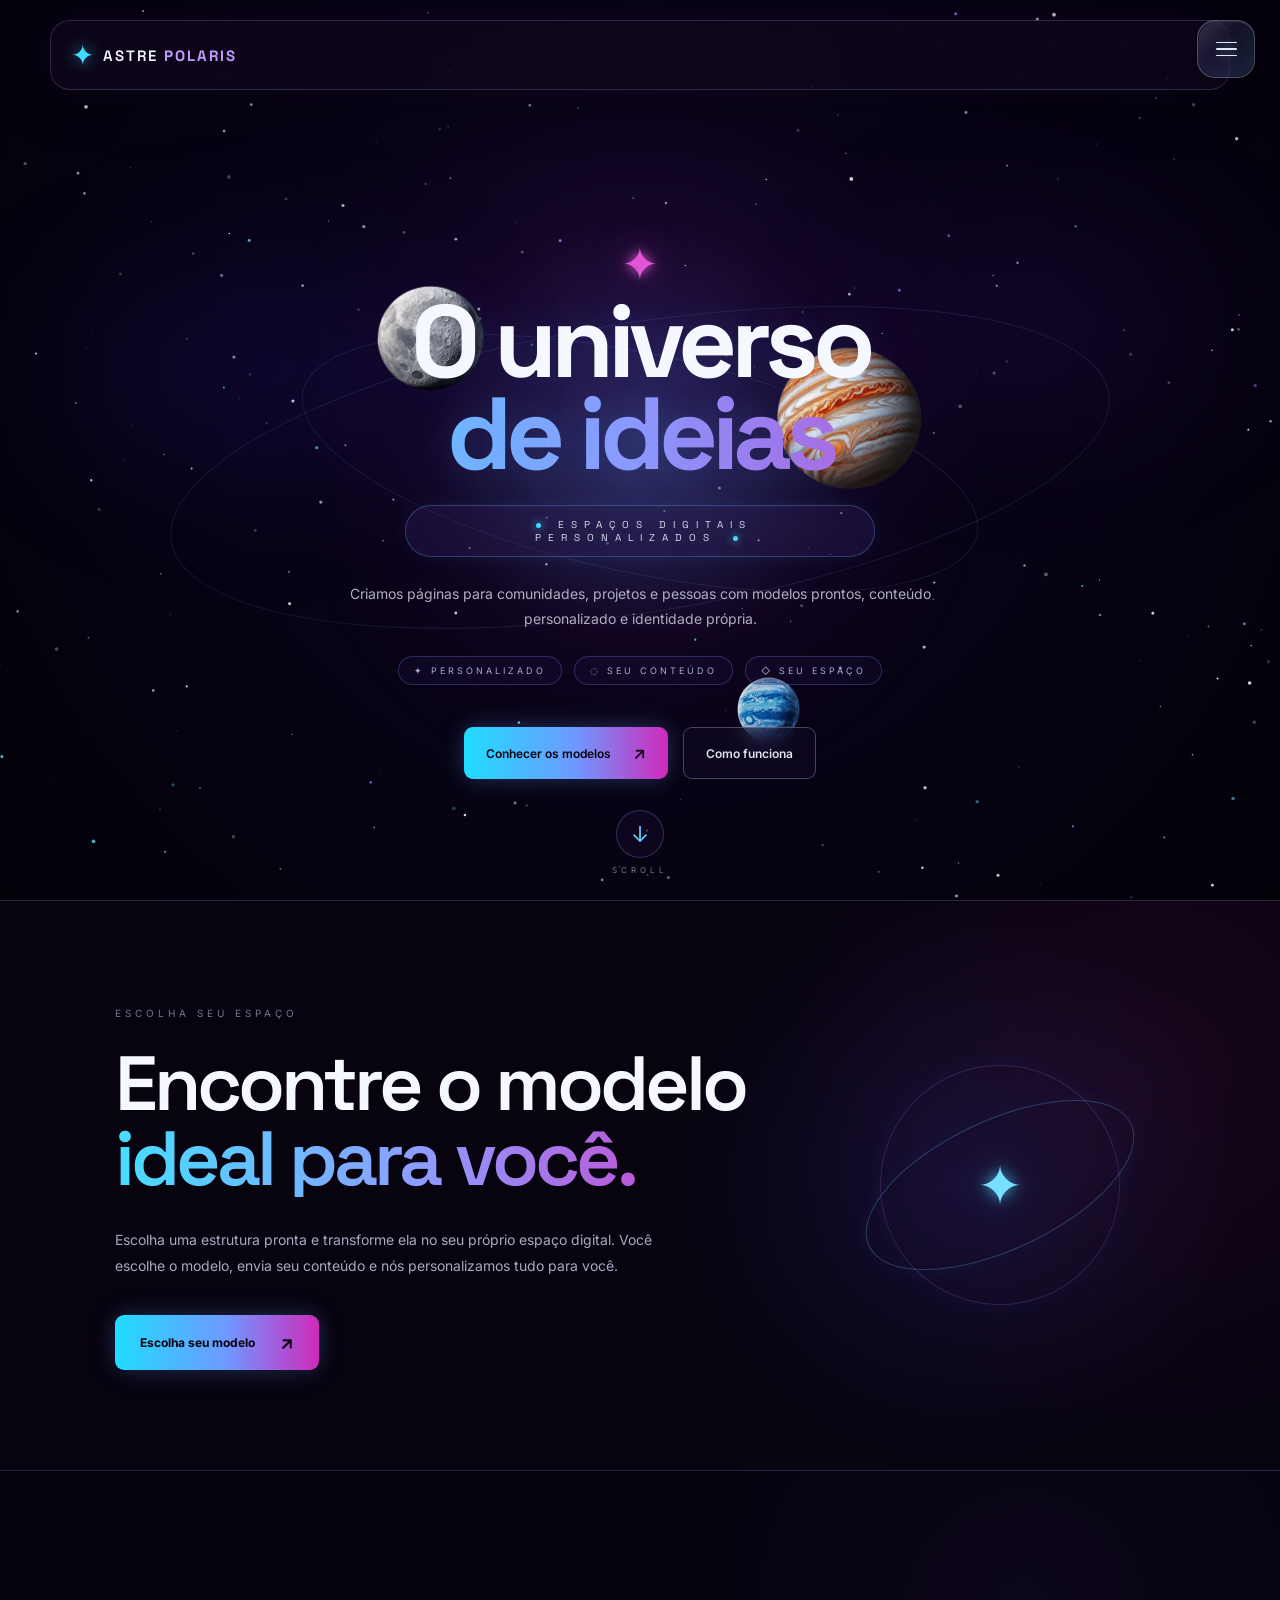
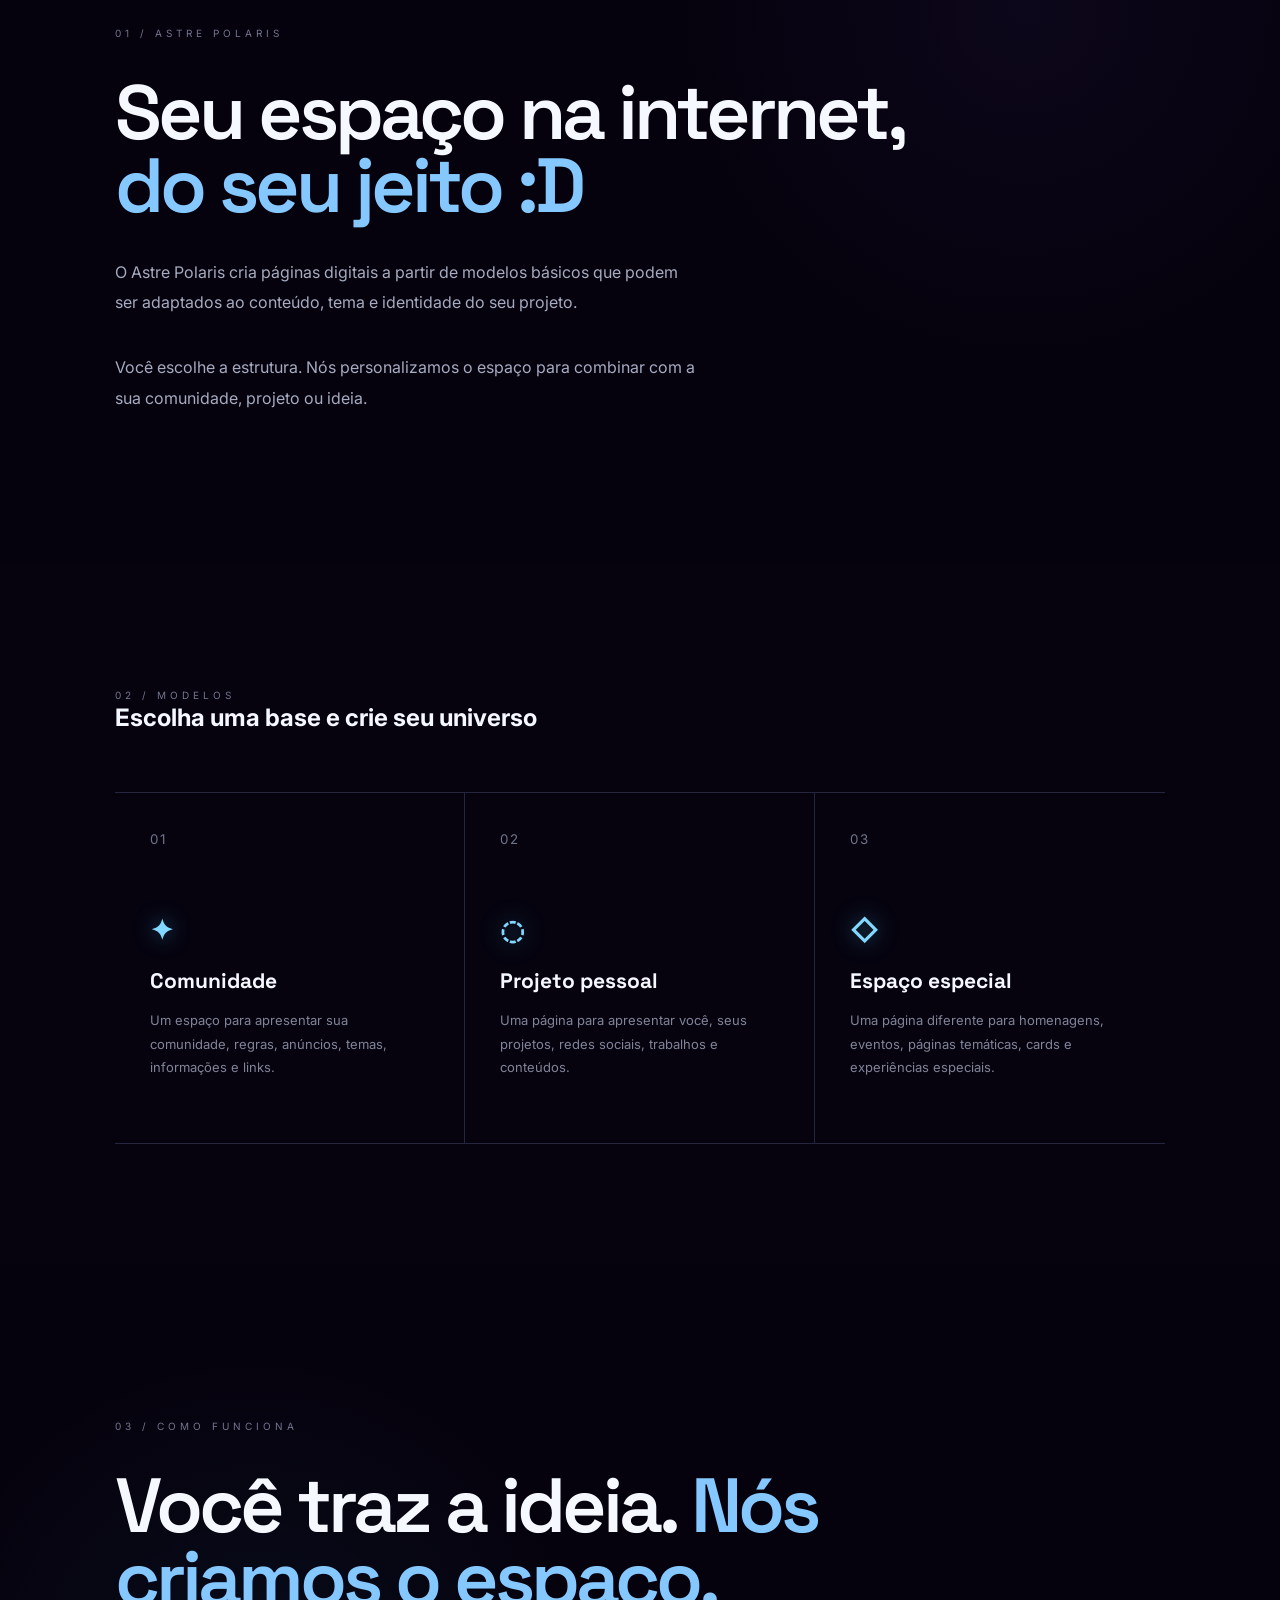
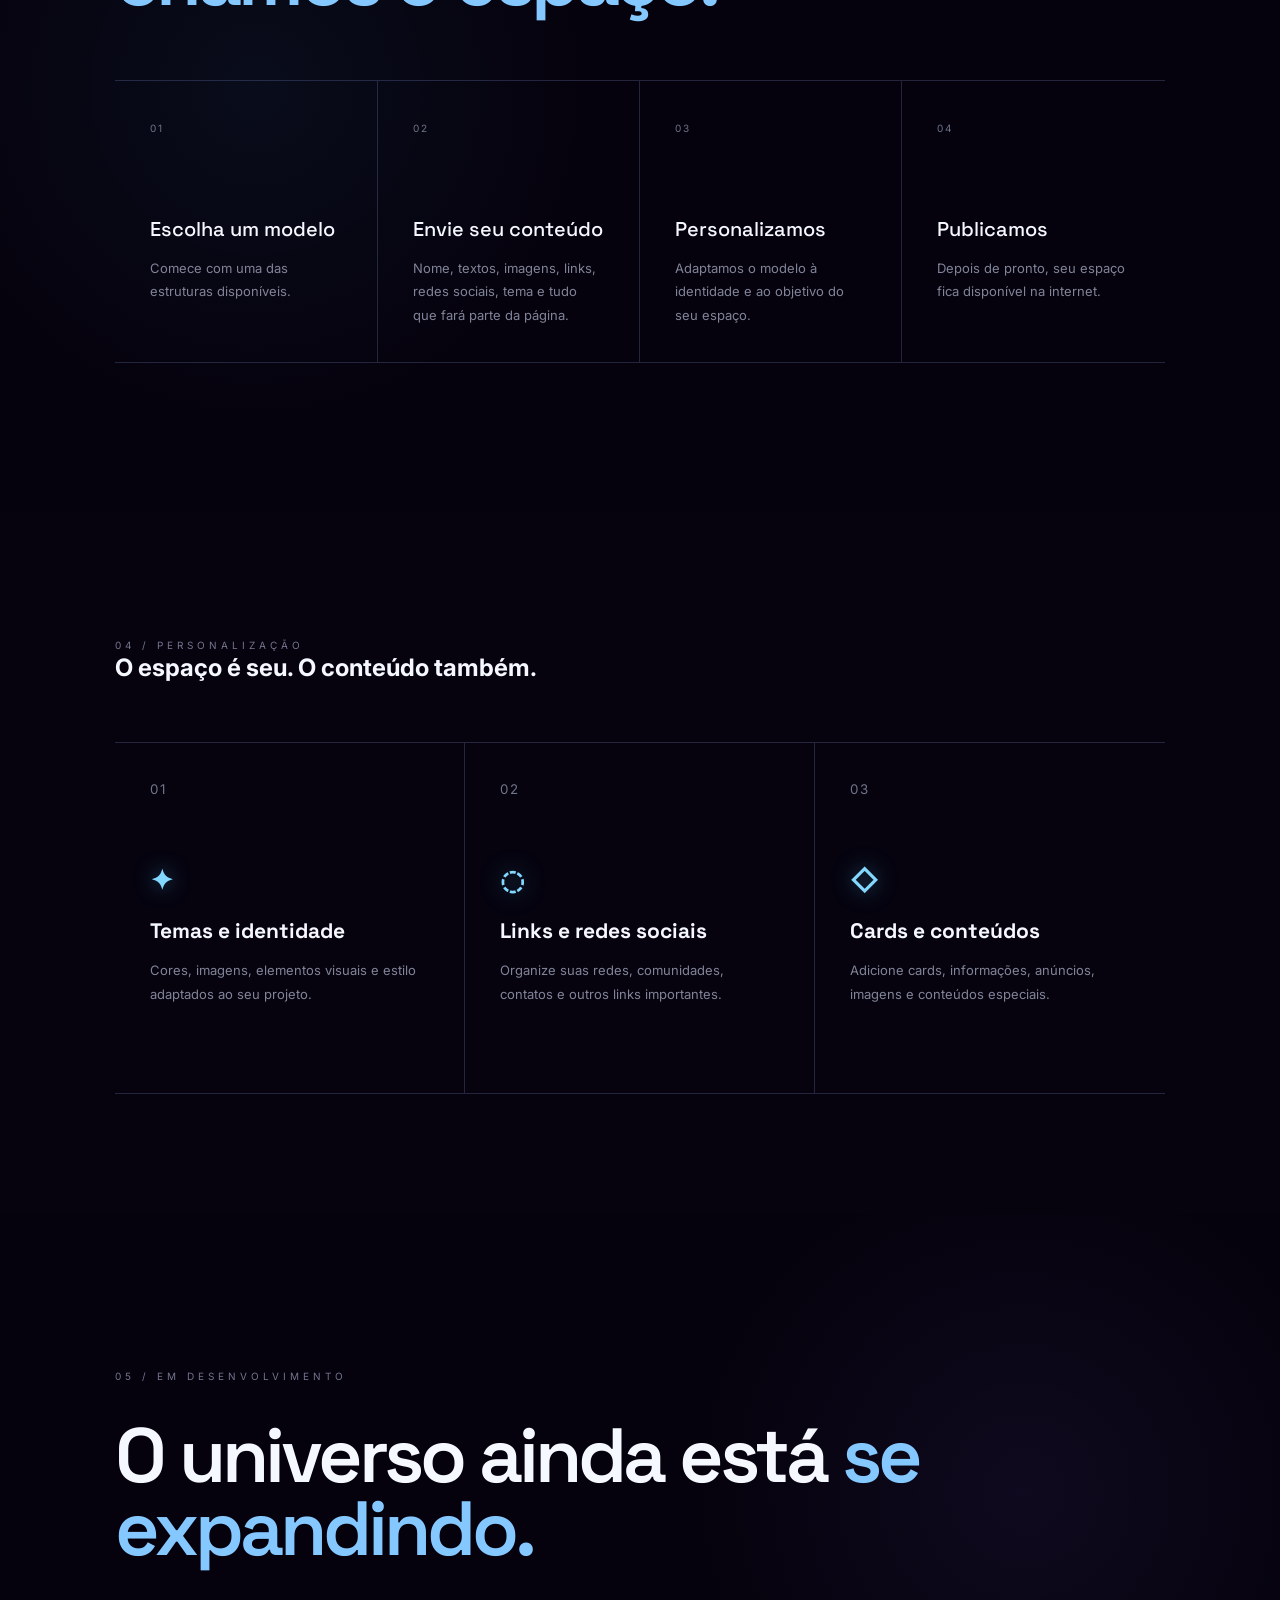
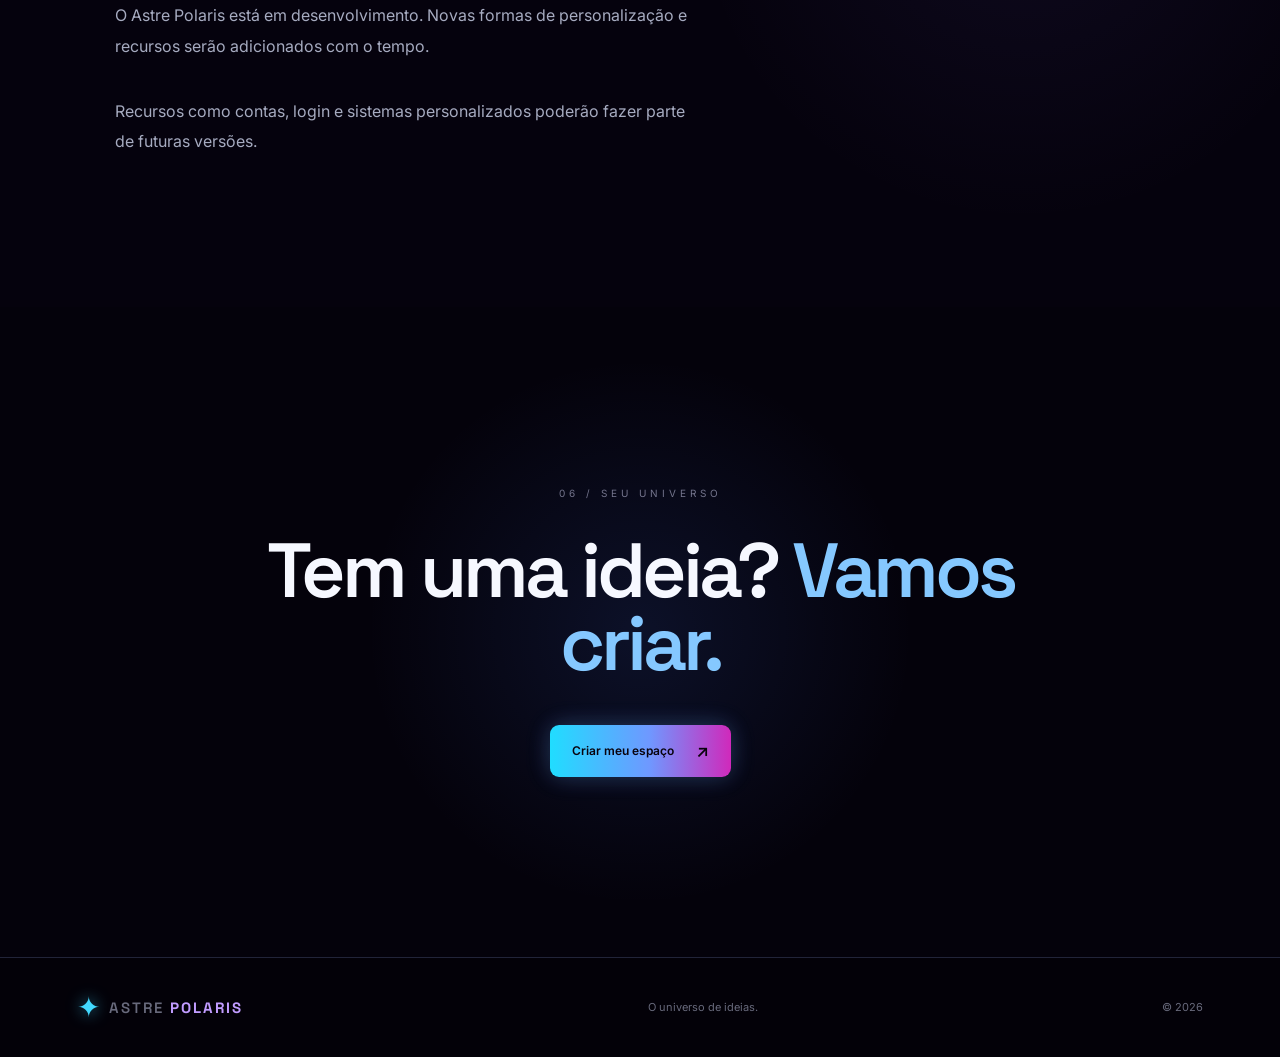
<file: index.html>
<!DOCTYPE html>
<html lang="pt-BR">
<head>
    <meta charset="UTF-8">
    <meta name="viewport" content="width=device-width, initial-scale=1.0">
    <meta name="description" content="Astre Polaris — seu espaço na internet, do seu jeito.">
    <title>Astre Polaris — O universo de ideias</title>

    <link rel="preconnect" href="https://fonts.googleapis.com">
    <link rel="preconnect" href="https://fonts.gstatic.com" crossorigin>
    <link href="https://fonts.googleapis.com/css2?family=Inter:wght@400;500;600;700&family=Space+Grotesk:wght@400;500;600;700&display=swap" rel="stylesheet">

    <link rel="stylesheet" href="menu/menu.css">
    <link rel="stylesheet" href="style.css">
</head>

<body>

    <div id="menu"></div>

    <canvas id="stars"></canvas>

    <header class="navbar">

        <a href="#" class="brand">
            <span class="brand-symbol">✦</span>

            <span class="brand-name">
                ASTRE <strong>POLARIS</strong>
            </span>
        </a>

    </header>

    <main>

        <!-- HERO -->

        <section class="hero">

            <div class="nebula nebula-1"></div>
            <div class="nebula nebula-2"></div>

            <div class="orbit orbit-one"></div>
            <div class="orbit orbit-two"></div>

            <img src="assets/lua.png" alt="" class="planet planet-one">
            <img src="assets/planeta.png" alt="" class="planet planet-two">
            <img src="assets/planeta2.png" alt="" class="planet planet-three">

            <div class="black-hole-wrap">
                <div class="black-hole-glow"></div>
            </div>

            <div class="hero-content">

                <div class="hero-symbol">
                    ✦
                </div>

                <h1>
                    O universo
                    <span>de ideias</span>
                </h1>

                <div class="role">
                    <span class="role-dot"></span>
                    ESPAÇOS DIGITAIS PERSONALIZADOS
                    <span class="role-dot"></span>
                </div>

                <p>
                    Criamos páginas para comunidades, projetos e pessoas
                    com modelos prontos, conteúdo personalizado e identidade própria.
                </p>

                <div class="tags">
                    <span>✦ PERSONALIZADO</span>
                    <span>◌ SEU CONTEÚDO</span>
                    <span>◇ SEU ESPAÇO</span>
                </div>

                <div class="hero-buttons">

                    <a href="#modelos" class="main-button">
                        Conhecer os modelos
                        <span>↗</span>
                    </a>

                    <a href="#como-funciona" class="outline-button">
                        Como funciona
                    </a>

                </div>

            </div>

            <div class="scroll">

                <div class="scroll-circle">
                    ↓
                </div>

                <span>SCROLL</span>

            </div>

        </section>
                <!-- ESCOLHA SEU MODELO -->

        <section class="modelos-destaque">

            <div class="modelos-destaque-content">

                <span class="section-label">ESCOLHA SEU ESPAÇO</span>

                <h2>
                    Encontre o modelo
                    <span>ideal para você.</span>
                </h2>

                <p>
                    Escolha uma estrutura pronta e transforme ela no seu próprio espaço digital.
                    Você escolhe o modelo, envia seu conteúdo e nós personalizamos tudo para você.
                </p>

                <a href="modelos/" class="modelos-button">
                    Escolha seu modelo
                    <span>↗</span>
                </a>

            </div>

            <div class="modelos-decoration">
                <div class="modelos-orbit"></div>
                <div class="modelos-orbit modelos-orbit-two"></div>
                <span>✦</span>
            </div>

        </section>

        <!-- SOBRE -->

        <section class="section" id="sobre">

            <span class="section-label">01 / ASTRE POLARIS</span>

            <h2>
                Seu espaço na internet,
                <span>do seu jeito :D </span>
            </h2>

            <p>
                O Astre Polaris cria páginas digitais a partir de modelos
                básicos que podem ser adaptados ao conteúdo, tema e identidade
                do seu projeto.
            </p>

            <p>
                Você escolhe a estrutura. Nós personalizamos o espaço para
                combinar com a sua comunidade, projeto ou ideia.
            </p>

        </section>

        <!-- MODELOS -->

        <section class="services" id="modelos">

            <span class="section-label">02 / MODELOS</span>

            <h2>
                Escolha uma base e
                <span>crie seu universo</span>
            </h2>

            <div class="service-grid">

                <article>
                    <small>01</small>
                    <strong>✦</strong>

                    <h3>Comunidade</h3>

                    <p>
                        Um espaço para apresentar sua comunidade,
                        regras, anúncios, temas, informações e links.
                    </p>
                </article>

                <article>
                    <small>02</small>
                    <strong>◌</strong>

                    <h3>Projeto pessoal</h3>

                    <p>
                        Uma página para apresentar você, seus projetos,
                        redes sociais, trabalhos e conteúdos.
                    </p>
                </article>

                <article>
                    <small>03</small>
                    <strong>◇</strong>

                    <h3>Espaço especial</h3>

                    <p>
                        Uma página diferente para homenagens, eventos,
                        páginas temáticas, cards e experiências especiais.
                    </p>
                </article>

            </div>

        </section>

        <!-- COMO FUNCIONA -->

        <section class="section process-section" id="como-funciona">

            <span class="section-label">03 / COMO FUNCIONA</span>

            <h2>
                Você traz a ideia.
                <span>Nós criamos o espaço.</span>
            </h2>

            <div class="process-grid">

                <div class="process-item">
                    <span>01</span>
                    <h3>Escolha um modelo</h3>
                    <p>
                        Comece com uma das estruturas disponíveis.
                    </p>
                </div>

                <div class="process-item">
                    <span>02</span>
                    <h3>Envie seu conteúdo</h3>
                    <p>
                        Nome, textos, imagens, links, redes sociais,
                        tema e tudo que fará parte da página.
                    </p>
                </div>

                <div class="process-item">
                    <span>03</span>
                    <h3>Personalizamos</h3>
                    <p>
                        Adaptamos o modelo à identidade e ao objetivo
                        do seu espaço.
                    </p>
                </div>

                <div class="process-item">
                    <span>04</span>
                    <h3>Publicamos</h3>
                    <p>
                        Depois de pronto, seu espaço fica disponível na internet.
                    </p>
                </div>

            </div>

        </section>

        <!-- O QUE PODE TER -->

        <section class="services features-section">

            <span class="section-label">04 / PERSONALIZAÇÃO</span>

            <h2>
                O espaço é seu.
                <span>O conteúdo também.</span>
            </h2>

            <div class="service-grid">

                <article>
                    <small>01</small>
                    <strong>✦</strong>
                    <h3>Temas e identidade</h3>
                    <p>
                        Cores, imagens, elementos visuais e estilo
                        adaptados ao seu projeto.
                    </p>
                </article>

                <article>
                    <small>02</small>
                    <strong>◌</strong>
                    <h3>Links e redes sociais</h3>
                    <p>
                        Organize suas redes, comunidades,
                        contatos e outros links importantes.
                    </p>
                </article>

                <article>
                    <small>03</small>
                    <strong>◇</strong>
                    <h3>Cards e conteúdos</h3>
                    <p>
                        Adicione cards, informações, anúncios,
                        imagens e conteúdos especiais.
                    </p>
                </article>

            </div>

        </section>

        <!-- DESENVOLVIMENTO -->

        <section class="section development-section">

            <span class="section-label">05 / EM DESENVOLVIMENTO</span>

            <h2>
                O universo ainda está
                <span>se expandindo.</span>
            </h2>

            <p>
                O Astre Polaris está em desenvolvimento. Novas formas de
                personalização e recursos serão adicionados com o tempo.
            </p>

            <p>
                Recursos como contas, login e sistemas personalizados
                poderão fazer parte de futuras versões.
            </p>

        </section>

        <!-- CTA -->

        <section class="cta" id="contato">

            <span class="section-label">06 / SEU UNIVERSO</span>

            <h2>
                Tem uma ideia?
                <span>Vamos criar.</span>
            </h2>

            <a href="mailto:contato@astrepolaris.com" class="main-button">
                Criar meu espaço
                <span>↗</span>
            </a>

        </section>

    </main>

    <footer>

        <div class="brand">
            <span class="brand-symbol">✦</span>
            <span class="brand-name">
                ASTRE <strong>POLARIS</strong>
            </span>
        </div>

        <span>O universo de ideias.</span>

        <span>© 2026</span>

    </footer>

    <script src="script.js"></script>
    <script src="menu/menu.js"></script>

</body>
</html>
</file>
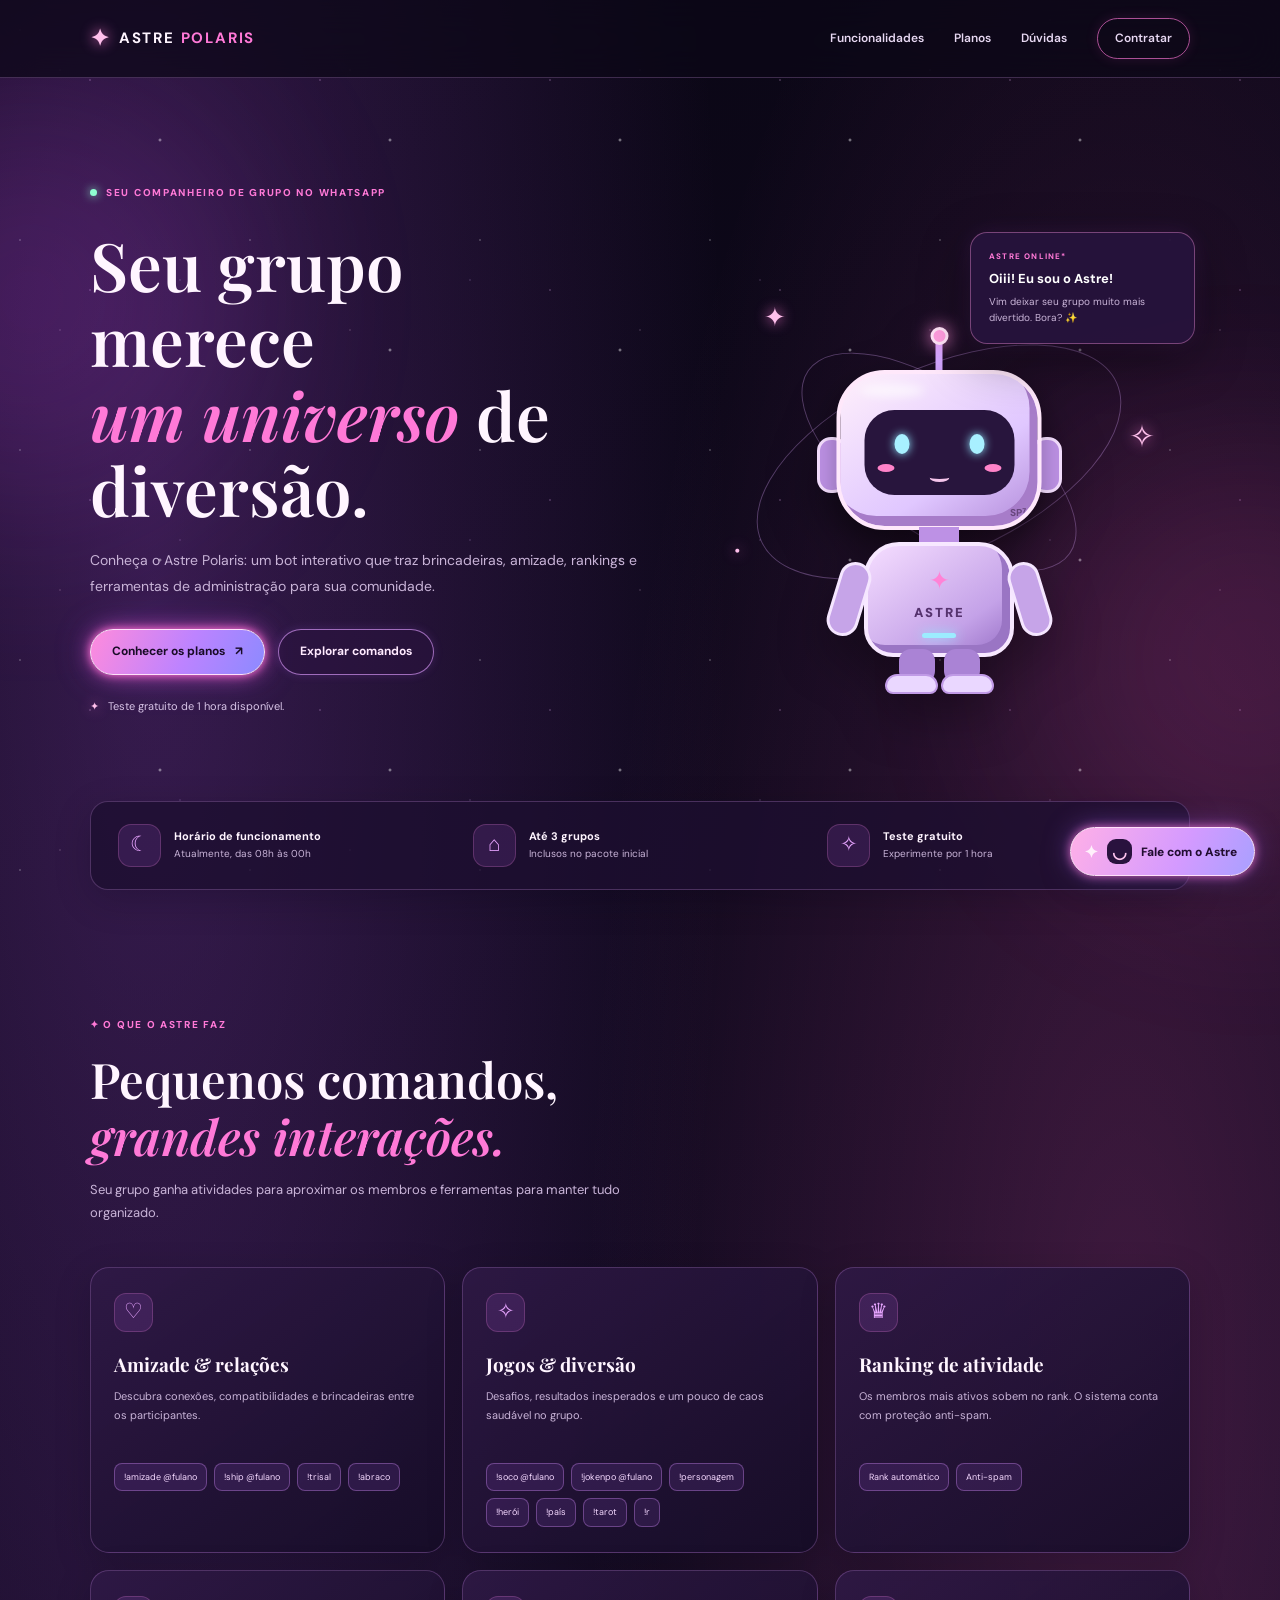
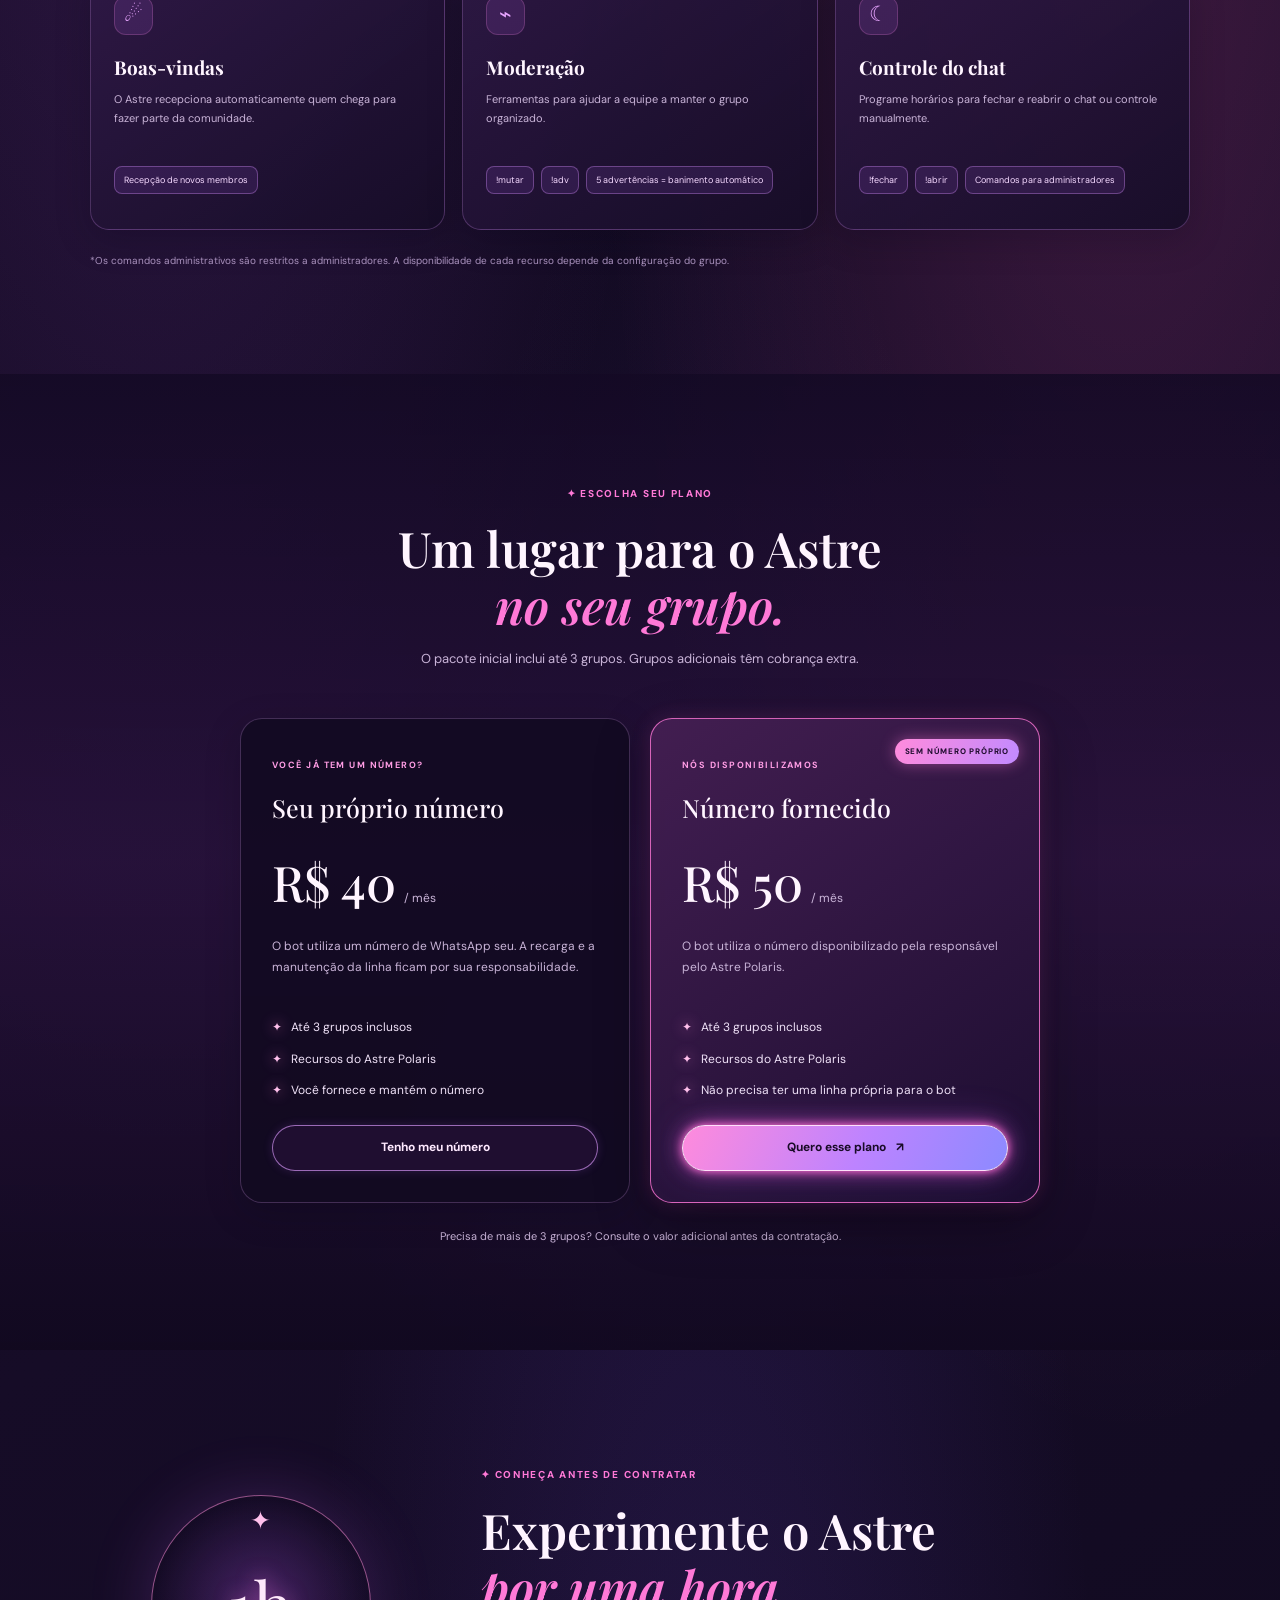
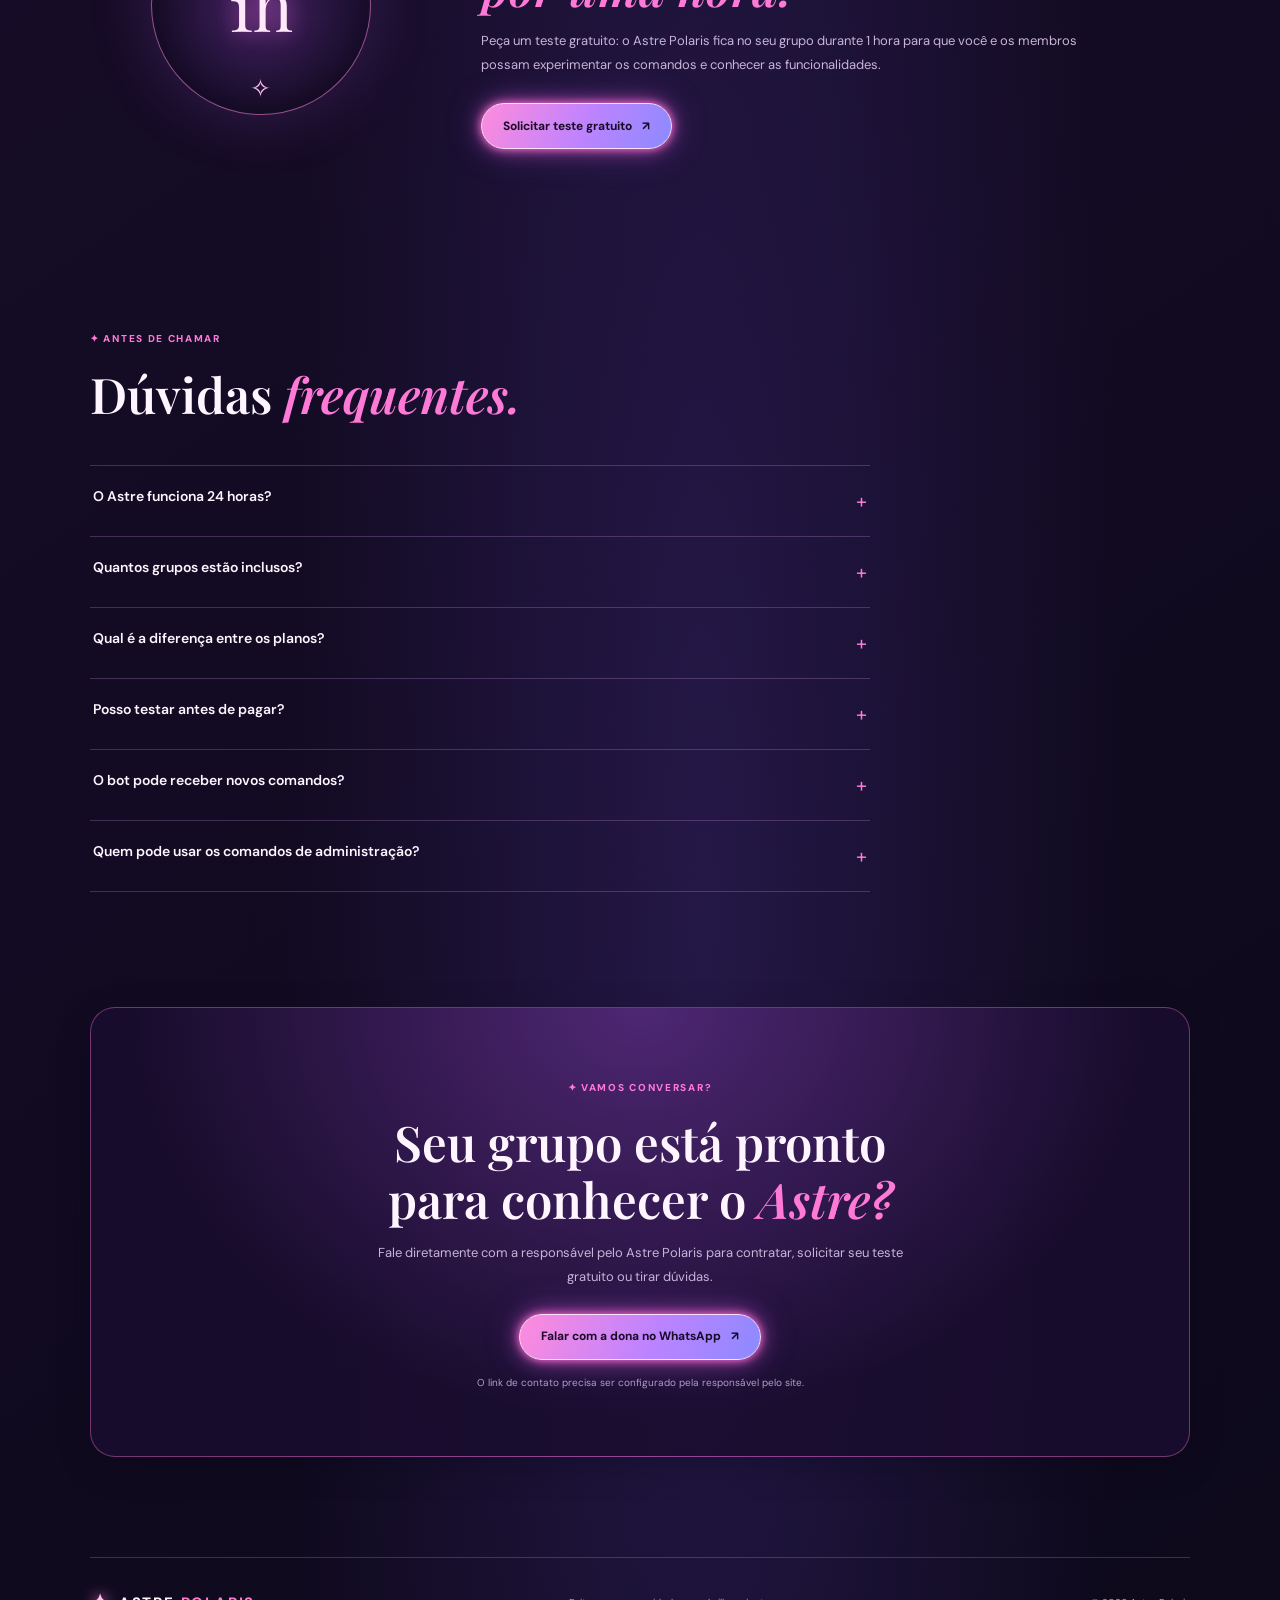
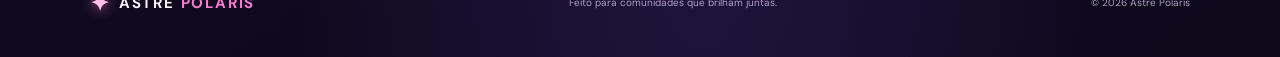
<file: bot/index.html>
<!DOCTYPE html>
<html lang="pt-BR">
<head>
  <meta charset="UTF-8">
  <meta name="viewport" content="width=device-width, initial-scale=1.0">
  <meta name="theme-color" content="#160b29">
  <meta name="description" content="Conheça o Astre Polaris, bot interativo para grupos e comunidades do WhatsApp.">
  <title>Astre Polaris: Seu grupo, mais vivo</title>
  <link rel="preconnect" href="https://fonts.googleapis.com">
  <link rel="preconnect" href="https://fonts.gstatic.com" crossorigin>
  <link href="https://fonts.googleapis.com/css2?family=DM+Sans:wght@400;500;600;700&family=Playfair+Display:wght@500;600;700&family=Caveat:wght@600;700&display=swap" rel="stylesheet">

  <link rel="stylesheet" href="style.css">
  <script src="script.js" defer></script>
</head>

<body>
  <div class="sky-noise" aria-hidden="true"></div>
  <div class="stars stars-one" aria-hidden="true"></div>
  <div class="stars stars-two" aria-hidden="true"></div>
  <div class="nebula nebula-one" aria-hidden="true"></div>
  <div class="nebula nebula-two" aria-hidden="true"></div>
  <header class="site-header">

    <a class="brand" href="#inicio" aria-label="Astre Polaris, início">
      <span class="brand-mark">✦</span>
      <span>ASTRE <b>POLARIS</b></span>
    </a>

    <button class="menu-toggle" id="menuToggle" aria-label="Abrir menu" aria-expanded="false">
      ☰
    </button>
    <nav class="main-nav" id="mainNav">
      <a href="#recursos">Funcionalidades</a>
      <a href="#planos">Planos</a>
      <a href="#duvidas">Dúvidas</a>
      <a class="nav-cta" href="#contato">Contratar</a>
    </nav>

  </header>

  <main>
    <section class="hero section-wrap" id="inicio">

      <div class="hero-copy">

        <span class="eyebrow">
          <span class="status-dot"></span>
          SEU COMPANHEIRO DE GRUPO NO WHATSAPP
        </span>

        <h1>
          Seu grupo merece<br>
          <em>um universo</em> de diversão.
        </h1>

        <p class="hero-description">
          Conheça o Astre Polaris: um bot interativo que traz brincadeiras,
          amizade, rankings e ferramentas de administração para sua comunidade.
        </p>

        <div class="hero-actions">
          <a class="button button-primary" href="#planos">
            Conhecer os planos <span>↗</span>
          </a>

          <a class="button button-ghost" href="#recursos">
            Explorar comandos
          </a>
        </div>

        <div class="hero-note">
          <span>✦</span>
          Teste gratuito de 1 hora disponível.
        </div>

      </div>
       <div class="hero-mascot-area">

        <div class="orbit orbit-large"></div>
        <div class="orbit orbit-small"></div>

        <span class="floating-star star-a">✦</span>
        <span class="floating-star star-b">✧</span>
        <span class="floating-star star-c">·</span>

        <div class="speech-card">
          <span class="speech-label">ASTRE ONLINE*</span>
          <strong>Oiii! Eu sou o Astre!</strong>
          <p>Vim deixar seu grupo muito mais divertido. Bora? ✨</p>
        </div>

        <div class="sp7-robot" role="img" aria-label="Mascote robô inspirado no subtipo SP7">

          <div class="robot-antenna"><i></i></div>

          <div class="robot-ear ear-left"></div>
          <div class="robot-ear ear-right"></div>
          <div class="robot-head">
            <div class="robot-shine"></div>
            <div class="robot-face">
              <span class="robot-eye"></span>
              <span class="robot-eye"></span>

              <span class="robot-cheek cheek-left"></span>
              <span class="robot-cheek cheek-right"></span>

              <span class="robot-mouth"></span>
            </div>
            <div class="robot-head-label">SP⁷</div>
          </div>
          <div class="robot-neck"></div>
          <div class="robot-body">
            <span class="body-star">✦</span>
            <span class="body-name">ASTRE</span>
            <span class="body-light"></span>
          </div>
          <div class="robot-arm arm-left"></div>
          <div class="robot-arm arm-right"></div>
          <div class="robot-leg leg-left"></div>
          <div class="robot-leg leg-right"></div>
          <div class="robot-foot foot-left"></div>
          <div class="robot-foot foot-right"></div>
        </div>

      </div>

    </section>
    <section class="availability-strip section-wrap">

      <div>
        <span class="strip-icon">☾</span>
        <span>
          <b>Horário de funcionamento</b>
          <small>Atualmente, das 08h às 00h</small>
        </span>
      </div>

      <div>
        <span class="strip-icon">⌂</span>
        <span>
          <b>Até 3 grupos</b>
          <small>Inclusos no pacote inicial</small>
        </span>
      </div>

      <div>
        <span class="strip-icon">✧</span>
        <span>
          <b>Teste gratuito</b>
          <small>Experimente por 1 hora</small>
        </span>
      </div>

    </section>
    <section class="content-section section-wrap" id="recursos">
      <div class="section-heading">
        <span class="eyebrow">✦ O QUE O ASTRE FAZ</span>
        <h2>
          Pequenos comandos,<br>
          <em>grandes interações.</em>
        </h2>

        <p>
          Seu grupo ganha atividades para aproximar os membros
          e ferramentas para manter tudo organizado.
        </p>

      </div>

      <div class="feature-grid">

        <article class="feature-card">
          <span class="feature-icon">♡</span>
          <h3>Amizade & relações</h3>
          <p>Descubra conexões, compatibilidades e brincadeiras entre os participantes.</p>

          <div class="command-list">
            <code>!amizade @fulano</code>
            <code>!ship @fulano</code>
            <code>!trisal</code>
            <code>!abraco</code>
          </div>
        </article>

        <article class="feature-card">
          <span class="feature-icon">✧</span>
          <h3>Jogos & diversão</h3>
          <p>Desafios, resultados inesperados e um pouco de caos saudável no grupo.</p>

          <div class="command-list">
            <code>!soco @fulano</code>
            <code>!jokenpo @fulano</code>
            <code>!personagem</code>
            <code>!herói</code>
            <code>!país</code>
            <code>!tarot</code>
            <code>!r</code>
          </div>
        </article>

        <article class="feature-card">
          <span class="feature-icon">♛</span>
          <h3>Ranking de atividade</h3>
          <p>Os membros mais ativos sobem no rank. O sistema conta com proteção anti-spam.</p>

          <div class="command-list">
            <span class="feature-tag">Rank automático</span>
            <span class="feature-tag">Anti-spam</span>
          </div>
        </article>

        <article class="feature-card">
          <span class="feature-icon">☄</span>
          <h3>Boas-vindas</h3>
          <p>O Astre recepciona automaticamente quem chega para fazer parte da comunidade.</p>

          <div class="command-list">
            <span class="feature-tag">Recepção de novos membros</span>
          </div>
        </article>

        <article class="feature-card">
          <span class="feature-icon">⌁</span>
          <h3>Moderação</h3>
          <p>Ferramentas para ajudar a equipe a manter o grupo organizado.</p>

          <div class="command-list">
            <code>!mutar</code>
            <code>!adv</code>
            <span class="feature-tag">5 advertências = banimento automático</span>
          </div>
        </article>

        <article class="feature-card">
          <span class="feature-icon">☾</span>
          <h3>Controle do chat</h3>
          <p>Programe horários para fechar e reabrir o chat ou controle manualmente.</p>

          <div class="command-list">
            <code>!fechar</code>
            <code>!abrir</code>
            <span class="feature-tag">Comandos para administradores</span>
          </div>
        </article>

      </div>

      <p class="section-footnote">
        *Os comandos administrativos são restritos a administradores.
        A disponibilidade de cada recurso depende da configuração do grupo.
      </p>

    </section>
    <section class="plans-section" id="planos">
      <div class="section-wrap">
        <div class="section-heading centered">
          <span class="eyebrow">✦ ESCOLHA SEU PLANO</span>
          <h2>
            Um lugar para o Astre<br>
            <em>no seu grupo.</em>
          </h2>

          <p>
            O pacote inicial inclui até 3 grupos.
            Grupos adicionais têm cobrança extra.
          </p>

        </div>

        <div class="plans-grid">

          <article class="plan-card">

            <span class="plan-kicker">VOCÊ JÁ TEM UM NÚMERO?</span>

            <h3>Seu próprio número</h3>

            <div class="price">
              <strong>R$ 40</strong>
              <span>/ mês</span>
            </div>

            <p>
              O bot utiliza um número de WhatsApp seu.
              A recarga e a manutenção da linha ficam por sua responsabilidade.
            </p>

            <ul>
              <li>Até 3 grupos inclusos</li>
              <li>Recursos do Astre Polaris</li>
              <li>Você fornece e mantém o número</li>
            </ul>

            <a
              class="button button-outline contact-plan"
              href="#contato"
              data-plan="Plano com número próprio — R$ 40/mês"
            >
              Tenho meu número
            </a>

          </article>

          <article class="plan-card plan-featured">

            <span class="plan-badge">SEM NÚMERO PRÓPRIO</span>

            <span class="plan-kicker">NÓS DISPONIBILIZAMOS</span>

            <h3>Número fornecido</h3>

            <div class="price">
              <strong>R$ 50</strong>
              <span>/ mês</span>
            </div>

            <p>
              O bot utiliza o número disponibilizado
              pela responsável pelo Astre Polaris.
            </p>

            <ul>
              <li>Até 3 grupos inclusos</li>
              <li>Recursos do Astre Polaris</li>
              <li>Não precisa ter uma linha própria para o bot</li>
            </ul>

            <a
              class="button button-primary contact-plan"
              href="#contato"
              data-plan="Plano com número fornecido — R$ 50/mês"
            >
              Quero esse plano <span>↗</span>
            </a>

          </article>

        </div>

        <p class="plans-note">
          Precisa de mais de 3 grupos?
          Consulte o valor adicional antes da contratação.
        </p>

      </div>

    </section>
    <section class="trial-section section-wrap">

      <div class="trial-art">
        ✦<span>1h</span>✧
      </div>

      <div class="trial-copy">

        <span class="eyebrow">✦ CONHEÇA ANTES DE CONTRATAR</span>

        <h2>
          Experimente o Astre<br>
          <em>por uma hora.</em>
        </h2>

        <p>
          Peça um teste gratuito: o Astre Polaris fica no seu grupo
          durante 1 hora para que você e os membros possam experimentar
          os comandos e conhecer as funcionalidades.
        </p>

        <a class="button button-primary" href="#contato">
          Solicitar teste gratuito <span>↗</span>
        </a>

      </div>

    </section>

    <section class="faq-section section-wrap" id="duvidas">

      <div class="section-heading">

        <span class="eyebrow">✦ ANTES DE CHAMAR</span>

        <h2>
          Dúvidas <em>frequentes.</em>
        </h2>

      </div>

      <div class="faq-list">

        <details>
          <summary>O Astre funciona 24 horas?</summary>
          <p>
            Atualmente, o horário de funcionamento é das 08h à meia-noite.
            O serviço ainda não fica disponível 24 horas por dia.
          </p>
        </details>

        <details>
          <summary>Quantos grupos estão inclusos?</summary>
          <p>
            O pacote inicial inclui até 3 grupos.
            Para adicionar mais grupos, consulte a cobrança adicional.
          </p>
        </details>

        <details>
          <summary>Qual é a diferença entre os planos?</summary>
          <p>
            No plano de R$ 40 por mês, você utiliza seu próprio número
            e fica responsável pela recarga. No plano de R$ 50 por mês,
            o bot utiliza o número disponibilizado pela responsável
            pelo Astre Polaris.
          </p>
        </details>

        <details>
          <summary>Posso testar antes de pagar?</summary>
          <p>
            Sim! Você pode solicitar um teste gratuito de 1 hora
            para conhecer o funcionamento do bot no seu grupo.
          </p>
        </details>

        <details>
          <summary>O bot pode receber novos comandos?</summary>
          <p>
            O Astre Polaris pode receber atualizações, correções,
            melhorias e novos recursos. Consulte a responsável
            sobre personalizações e novidades.
          </p>
        </details>

        <details>
          <summary>Quem pode usar os comandos de administração?</summary>
          <p>
            Os comandos de fechar e abrir o chat, além das ferramentas
            administrativas, são destinados aos administradores do grupo.
          </p>
        </details>

      </div>

    </section>

    <section class="contact-section section-wrap" id="contato">

      <div class="contact-panel">

        <span class="eyebrow">✦ VAMOS CONVERSAR?</span>

        <h2>
          Seu grupo está pronto<br>
          para conhecer o <em>Astre?</em>
        </h2>
        <p>
          Fale diretamente com a responsável pelo Astre Polaris
          para contratar, solicitar seu teste gratuito ou tirar dúvidas.
        </p>

        <a class="button button-primary" id="ownerContact" href="#" target="_blank" rel="noopener" >
          Falar com a dona no WhatsApp <span>↗</span>
        </a>

        <small>
          O link de contato precisa ser configurado pela responsável pelo site.
        </small>

      </div>

    </section>

  </main>
  <footer class="site-footer">

    <a class="brand" href="#inicio">
      <span class="brand-mark">✦</span>
      <span>ASTRE <b>POLARIS</b></span>
    </a>

    <p>Feito para comunidades que brilham juntas.</p>

    <span>© <span id="year"></span> Astre Polaris</span>

  </footer>
  <button
    class="chat-launcher"
    id="chatLauncher"
    aria-label="Conversar com Astre"
    aria-expanded="false"
  >
    <span class="launcher-spark">✦</span>
    <span class="launcher-face">◡</span>
    <span class="launcher-text">Fale com o Astre</span>
  </button>

  <section class="chat-widget" id="chatWidget" aria-label="Conversa com Astre" aria-hidden="true">
    <div class="chat-header">
      <div class="chat-avatar">✦</div>

      <div>
        <strong>Astre Polaris</strong>
        <small>
          <span class="status-dot"></span>
          Assistente virtual
        </small>
      </div>

      <button id="chatClose" aria-label="Fechar conversa">
        ×
      </button>

    </div>

    <div class="chat-messages" id="chatMessages" aria-live="polite">

      <div class="chat-bubble bot-message">
        Oiii! ✨ Eu sou o Astre, o robozinho SP7 do Astre Polaris!
        Quer saber sobre os comandos, os planos ou pedir um teste?
      </div>

      <div class="quick-questions">

        <button data-question="Quais são os planos e preços?">
          💰 Planos e preços
        </button>

        <button data-question="Quais comandos o bot tem?">
          🤖 Ver comandos
        </button>

        <button data-question="Como funciona o teste gratuito?">
          🧪 Teste gratuito
        </button>

        <button data-question="Qual é o horário de funcionamento?">
          🕒 Horários
        </button>

        <button data-question="Quero falar com a dona.">
          💬 Falar com a dona
        </button>
      </div>
    </div>
    <form class="chat-input-area" id="chatForm">
      <input id="chatInput" type="text" placeholder="Pergunte algo ao Astre..." autocomplete="off" aria-label="Digite sua pergunta">

      <button type="submit" aria-label="Enviar mensagem">
        ➤
      </button>

    </form>

    <div class="chat-disclaimer">
      Astre é um assistente automático.
      Para contratar, fale com a responsável.
    </div>

  </section>

</body>
</html>
</file>
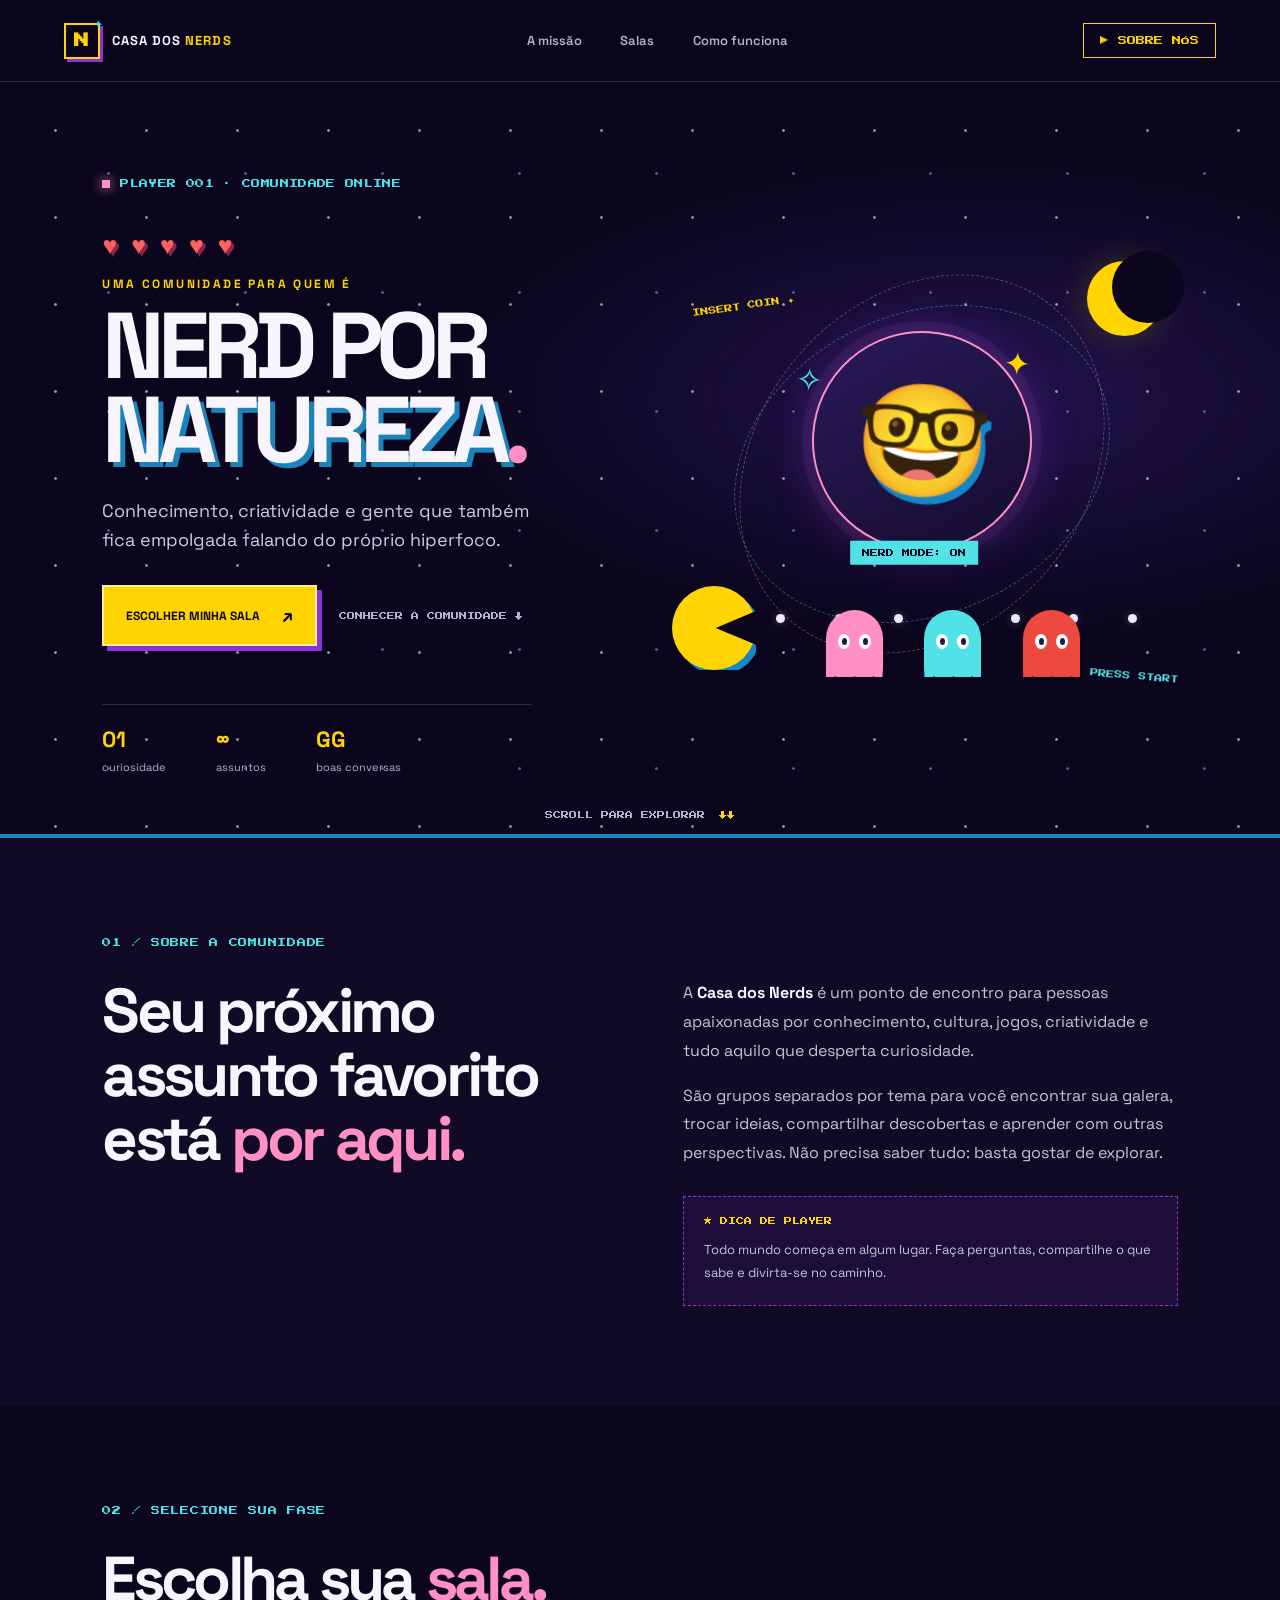
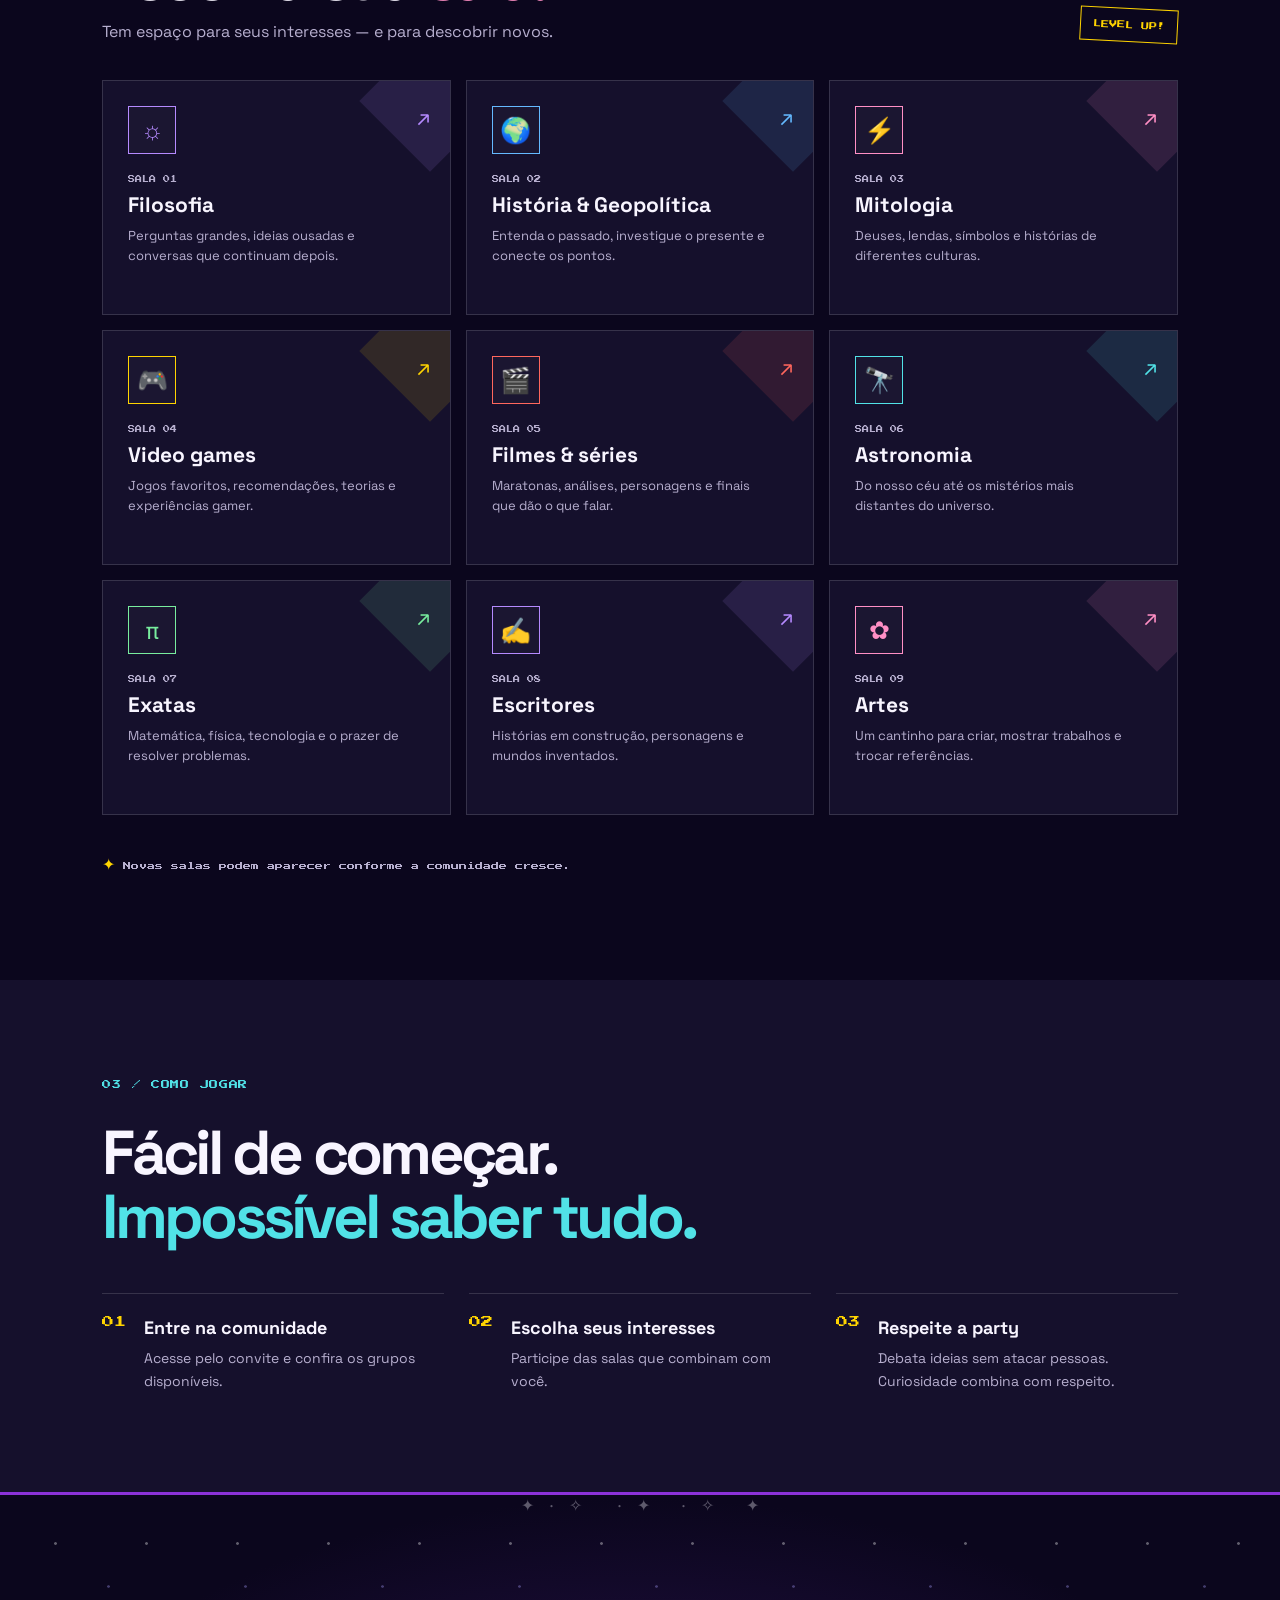
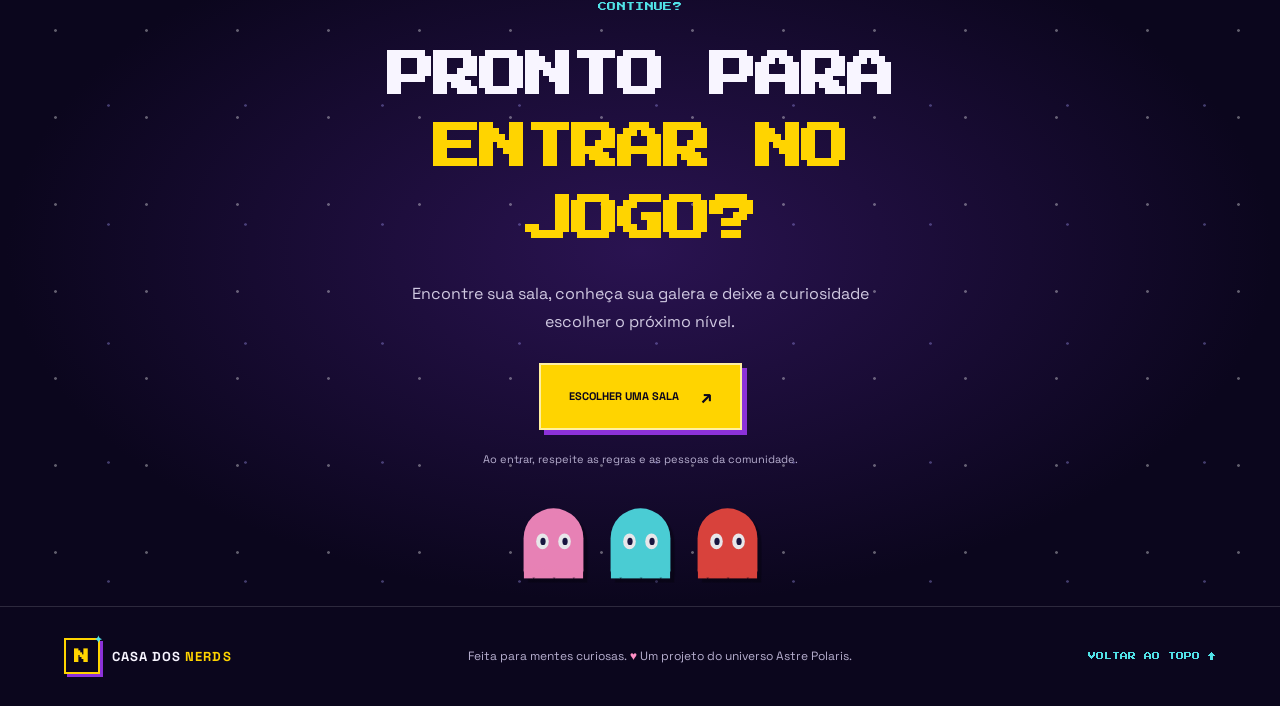
<file: casadosnerds/index.html>
<!doctype html>
<html lang="pt-BR">
<head>
  <meta charset="utf-8">
  <meta name="viewport" content="width=device-width, initial-scale=1">
  <meta name="theme-color" content="#0b061d">
  <meta name="description" content="Casa dos Nerds: uma comunidade para quem ama conhecimento, cultura, criatividade e boas conversas.">
  <title>Casa dos Nerds | Entre no jogo</title>
  <link rel="stylesheet" href="style.css">
</head>

<body>
  <div class="site-shell">

    <header class="topbar">
      <a class="brand" href="#inicio" aria-label="Casa dos Nerds, início">
        <span class="brand-mark" aria-hidden="true">N<span>✦</span></span>
        <span>CASA DOS <b>NERDS</b></span>
      </a>

      <nav class="nav-links" aria-label="Navegação principal">
        <a href="#sobre">A missão</a>
        <a href="#salas">Salas</a>
        <a href="#regras">Como funciona</a>
      </nav>

      <a class="nav-join" href="../sobrenos/">▶ SOBRE NÓS</a>
    </header>

    <main>

      <!-- INÍCIO -->
      <section class="hero arcade-panel" id="inicio">
        <div class="starfield" aria-hidden="true"></div>

        <div class="hero-copy">
          <div class="pixel-label">
            <span class="live-dot"></span>
            PLAYER 001 · COMUNIDADE ONLINE
          </div>

          <div class="heart-row" aria-label="Cinco corações">
            ♥ ♥ ♥ ♥ ♥
          </div>

          <p class="eyebrow">UMA COMUNIDADE PARA QUEM É</p>

          <h1>
            NERD POR<br>
            <span>NATUREZA</span><span class="title-period">.</span>
          </h1>

          <p class="hero-lead">
            Conhecimento, criatividade e gente que também fica
            empolgada falando do próprio hiperfoco.
          </p>

          <div class="hero-actions">
            <a class="button button-yellow" href="#salas">
              ESCOLHER MINHA SALA <span>↗</span>
            </a>

            <a class="text-link" href="#sobre">
              CONHECER A COMUNIDADE ↓
            </a>
          </div>

          <div class="hero-stats">
            <div>
              <strong>01</strong>
              <span>curiosidade</span>
            </div>

            <div>
              <strong>∞</strong>
              <span>assuntos</span>
            </div>

            <div>
              <strong>GG</strong>
              <span>boas conversas</span>
            </div>
          </div>
        </div>

        <!-- ILUSTRAÇÃO ARCADE -->
        <div class="hero-art" aria-label="Ilustração decorativa de monstrinhos de arcade">
          <div class="floating-nerd" aria-hidden="true">
            <span class="nerd-face">🤓</span>
            <span class="spark spark-one">✦</span>
            <span class="spark spark-two">✧</span>
            <span class="nerd-caption">NERD MODE: ON</span>
          </div>

          <div class="orbit orbit-one"></div>
          <div class="orbit orbit-two"></div>

          <div class="pixel-moon" aria-hidden="true"></div>

          <div class="game-track" aria-hidden="true">
            <span class="dot"></span>
            <span class="dot"></span>
            <span class="dot"></span>
            <span class="dot"></span>
            <span class="dot"></span>
            <span class="dot"></span>
            <span class="dot"></span>
            <span class="dot"></span>
          </div>

          <div class="arcade-monsters" aria-hidden="true">
            <div class="ghost ghost-pink">
              <i></i><i></i><b></b>
            </div>

            <div class="ghost ghost-cyan">
              <i></i><i></i><b></b>
            </div>

            <div class="ghost ghost-red">
              <i></i><i></i><b></b>
            </div>
          </div>

          <div class="chomper" aria-hidden="true"></div>

          <span class="art-tag tag-top">INSERT COIN ✦</span>
          <span class="art-tag tag-bottom">PRESS START</span>
        </div>

        <div class="scroll-cue" aria-hidden="true">
          SCROLL PARA EXPLORAR <span>↓↓</span>
        </div>
      </section>

      <!-- SOBRE -->
      <section class="intro section-wrap" id="sobre">
        <div class="section-kicker">01 / SOBRE A COMUNIDADE</div>

        <div class="intro-grid">
          <h2>
            Seu próximo<br>
            assunto favorito<br>
            está <span>por aqui.</span>
          </h2>

          <div class="intro-copy">
            <p>
              A <strong>Casa dos Nerds</strong> é um ponto de encontro
              para pessoas apaixonadas por conhecimento, cultura, jogos,
              criatividade e tudo aquilo que desperta curiosidade.
            </p>

            <p>
              São grupos separados por tema para você encontrar sua galera,
              trocar ideias, compartilhar descobertas e aprender com outras
              perspectivas. Não precisa saber tudo: basta gostar de explorar.
            </p>

            <div class="pixel-note">
              <span>★ DICA DE PLAYER</span>
              Todo mundo começa em algum lugar. Faça perguntas,
              compartilhe o que sabe e divirta-se no caminho.
            </div>
          </div>
        </div>
      </section>

      <!-- SALAS E LINKS -->
      <section class="rooms-section section-wrap" id="salas">
        <div class="section-kicker">02 / SELECIONE SUA FASE</div>

        <div class="section-heading">
          <div>
            <h2>Escolha sua <span>sala.</span></h2>
            <p>
              Tem espaço para seus interesses — e para descobrir novos.
            </p>
          </div>

          <span class="level-badge">LEVEL UP!</span>
        </div>

        <div class="room-grid">

          <!-- SALA 01: FILOSOFIA -->
          <a
            class="room-card room-purple"
            href="https://chat.whatsapp.com/HdBaPIi6z8j6GKPiQBvAxT?s=cl&amp;p=i&amp;mlu=4&amp;ilr=4"
            target="_blank"
            rel="noopener noreferrer"
            aria-label="Entrar no grupo de Filosofia"
          >
            <div class="room-icon">☼</div>
            <div class="room-code">SALA 01</div>
            <h3>Filosofia</h3>
            <p>
              Perguntas grandes, ideias ousadas e conversas
              que continuam depois.
            </p>
            <span class="card-arrow">↗</span>
          </a>

          <!-- SALA 02: HISTÓRIA E GEOPOLÍTICA -->
          <a
            class="room-card room-blue"
            href="https://chat.whatsapp.com/BjcaUzbYClFK61k0YU78LO?s=cl&amp;p=i&amp;mlu=4&amp;ilr=4"
            target="_blank"
            rel="noopener noreferrer"
            aria-label="Entrar no grupo de História e Geopolítica"
          >
            <div class="room-icon">🌍</div>
            <div class="room-code">SALA 02</div>
            <h3>História &amp; Geopolítica</h3>
            <p>
              Entenda o passado, investigue o presente
              e conecte os pontos.
            </p>
            <span class="card-arrow">↗</span>
          </a>

          <!-- SALA 03: MITOLOGIA -->
          <a
            class="room-card room-pink"
            href="https://chat.whatsapp.com/EVhBJ4zp7JpBDE0nqsp6ok?s=cl&amp;p=i&amp;mlu=4&amp;ilr=4"
            target="_blank"
            rel="noopener noreferrer"
            aria-label="Entrar no grupo de Mitologia"
          >
            <div class="room-icon">⚡</div>
            <div class="room-code">SALA 03</div>
            <h3>Mitologia</h3>
            <p>
              Deuses, lendas, símbolos e histórias
              de diferentes culturas.
            </p>
            <span class="card-arrow">↗</span>
          </a>

          <!-- SALA 04: VIDEO GAMES -->
          <a
            class="room-card room-yellow"
            href="https://chat.whatsapp.com/GeWa6rxI0Nr2gKfdf1SO0X?s=cl&amp;p=i&amp;mlu=4&amp;ilr=4"
            target="_blank"
            rel="noopener noreferrer"
            aria-label="Entrar no grupo de Video games"
          >
            <div class="room-icon">🎮</div>
            <div class="room-code">SALA 04</div>
            <h3>Video games</h3>
            <p>
              Jogos favoritos, recomendações, teorias
              e experiências gamer.
            </p>
            <span class="card-arrow">↗</span>
          </a>

          <!-- SALA 05: FILMES E SÉRIES -->
          <a
            class="room-card room-red"
            href="https://chat.whatsapp.com/Jz87HS8olxD6537rY0G35T?s=cl&amp;p=a&amp;mlu=4&amp;ilr=4"
            target="_blank"
            rel="noopener noreferrer"
            aria-label="Entrar no grupo de Filmes e Séries"
          >
            <div class="room-icon">🎬</div>
            <div class="room-code">SALA 05</div>
            <h3>Filmes &amp; séries</h3>
            <p>
              Maratonas, análises, personagens e finais
              que dão o que falar.
            </p>
            <span class="card-arrow">↗</span>
          </a>

          <!-- SALA 06: ASTRONOMIA -->
          <a
            class="room-card room-cyan"
            href="https://chat.whatsapp.com/BQ9Adbgdo3JKlwr5Kh0sCT?s=cl&amp;p=a&amp;mlu=4&amp;ilr=4"
            target="_blank"
            rel="noopener noreferrer"
            aria-label="Entrar no grupo de Astronomia"
          >
            <div class="room-icon">🔭</div>
            <div class="room-code">SALA 06</div>
            <h3>Astronomia</h3>
            <p>
              Do nosso céu até os mistérios mais distantes
              do universo.
            </p>
            <span class="card-arrow">↗</span>
          </a>

          <!-- SALA 07: EXATAS -->
          <a
            class="room-card room-green"
            href="https://chat.whatsapp.com/CCjpLSCfIH0BUjaUMTB7Va?s=cl&amp;p=a&amp;mlu=4&amp;ilr=4"
            target="_blank"
            rel="noopener noreferrer"
            aria-label="Entrar no grupo de Exatas"
          >
            <div class="room-icon">π</div>
            <div class="room-code">SALA 07</div>
            <h3>Exatas</h3>
            <p>
              Matemática, física, tecnologia e o prazer
              de resolver problemas.
            </p>
            <span class="card-arrow">↗</span>
          </a>

          <!-- SALA 08: ESCRITORES -->
          <a
            class="room-card room-purple"
            href="https://chat.whatsapp.com/IWBunIUtUOlKCHI2fFndBn?s=cl&amp;p=a&amp;mlu=4&amp;ilr=4"
            target="_blank"
            rel="noopener noreferrer"
            aria-label="Entrar no grupo de Escritores"
          >
            <div class="room-icon">✍</div>
            <div class="room-code">SALA 08</div>
            <h3>Escritores</h3>
            <p>
              Histórias em construção, personagens
              e mundos inventados.
            </p>
            <span class="card-arrow">↗</span>
          </a>

          <!-- SALA 09: ARTES -->
          <div class="room-card room-pink">
            <div class="room-icon">✿</div>
            <div class="room-code">SALA 09</div>
            <h3>Artes</h3>
            <p>
              Um cantinho para criar, mostrar trabalhos
              e trocar referências.
            </p>
            <span class="card-arrow">↗</span>
          </div>

        </div>

        <p class="rooms-footnote">
          <span>✦</span>
          Novas salas podem aparecer conforme a comunidade cresce.
        </p>
      </section>

      <!-- COMO FUNCIONA -->
      <section class="how-section section-wrap" id="regras">
        <div class="section-kicker">03 / COMO JOGAR</div>

        <h2>
          Fácil de começar.<br>
          <span>Impossível saber tudo.</span>
        </h2>

        <div class="steps">
          <div class="step">
            <span class="step-num">01</span>
            <div>
              <h3>Entre na comunidade</h3>
              <p>Acesse pelo convite e confira os grupos disponíveis.</p>
            </div>
          </div>

          <div class="step">
            <span class="step-num">02</span>
            <div>
              <h3>Escolha seus interesses</h3>
              <p>Participe das salas que combinam com você.</p>
            </div>
          </div>

          <div class="step">
            <span class="step-num">03</span>
            <div>
              <h3>Respeite a party</h3>
              <p>
                Debata ideias sem atacar pessoas.
                Curiosidade combina com respeito.
              </p>
            </div>
          </div>
        </div>
      </section>

      <!-- CHAMADA FINAL -->
      <section class="join-section" id="entrar">
        <div class="join-stars" aria-hidden="true">
          ✦　·　✧　　 ·　✦　　·　✧　　✦
        </div>

        <div class="join-content">
          <div class="pixel-label">CONTINUE?</div>

          <h2>
            PRONTO PARA<br>
            <span>ENTRAR NO JOGO?</span>
          </h2>

          <p>
            Encontre sua sala, conheça sua galera e deixe
            a curiosidade escolher o próximo nível.
          </p>

          <a
            class="button button-yellow button-large"
            href="https://chat.whatsapp.com/EuxQnmg9ypE3wOJwc61ZeB">ESCOLHER UMA SALA <span>↗</span>
          </a>

          <small>
            Ao entrar, respeite as regras e as pessoas da comunidade.
          </small>
        </div>

        <div class="join-characters" aria-hidden="true">
          <div class="ghost ghost-pink">
            <i></i><i></i><b></b>
          </div>

          <div class="ghost ghost-cyan">
            <i></i><i></i><b></b>
          </div>

          <div class="ghost ghost-red">
            <i></i><i></i><b></b>
          </div>
        </div>
      </section>
    </main>
    <footer class="footer">
      <a class="brand" href="#inicio">
        <span class="brand-mark">N<span>✦</span></span>
        <span>CASA DOS <b>NERDS</b></span>
      </a>

      <p>
        Feita para mentes curiosas.
        <span>♥</span>
        Um projeto do universo Astre Polaris.
      </p>

      <a href="#inicio">VOLTAR AO TOPO ↑</a>
    </footer>

  </div>
</body>
</html>
</file>
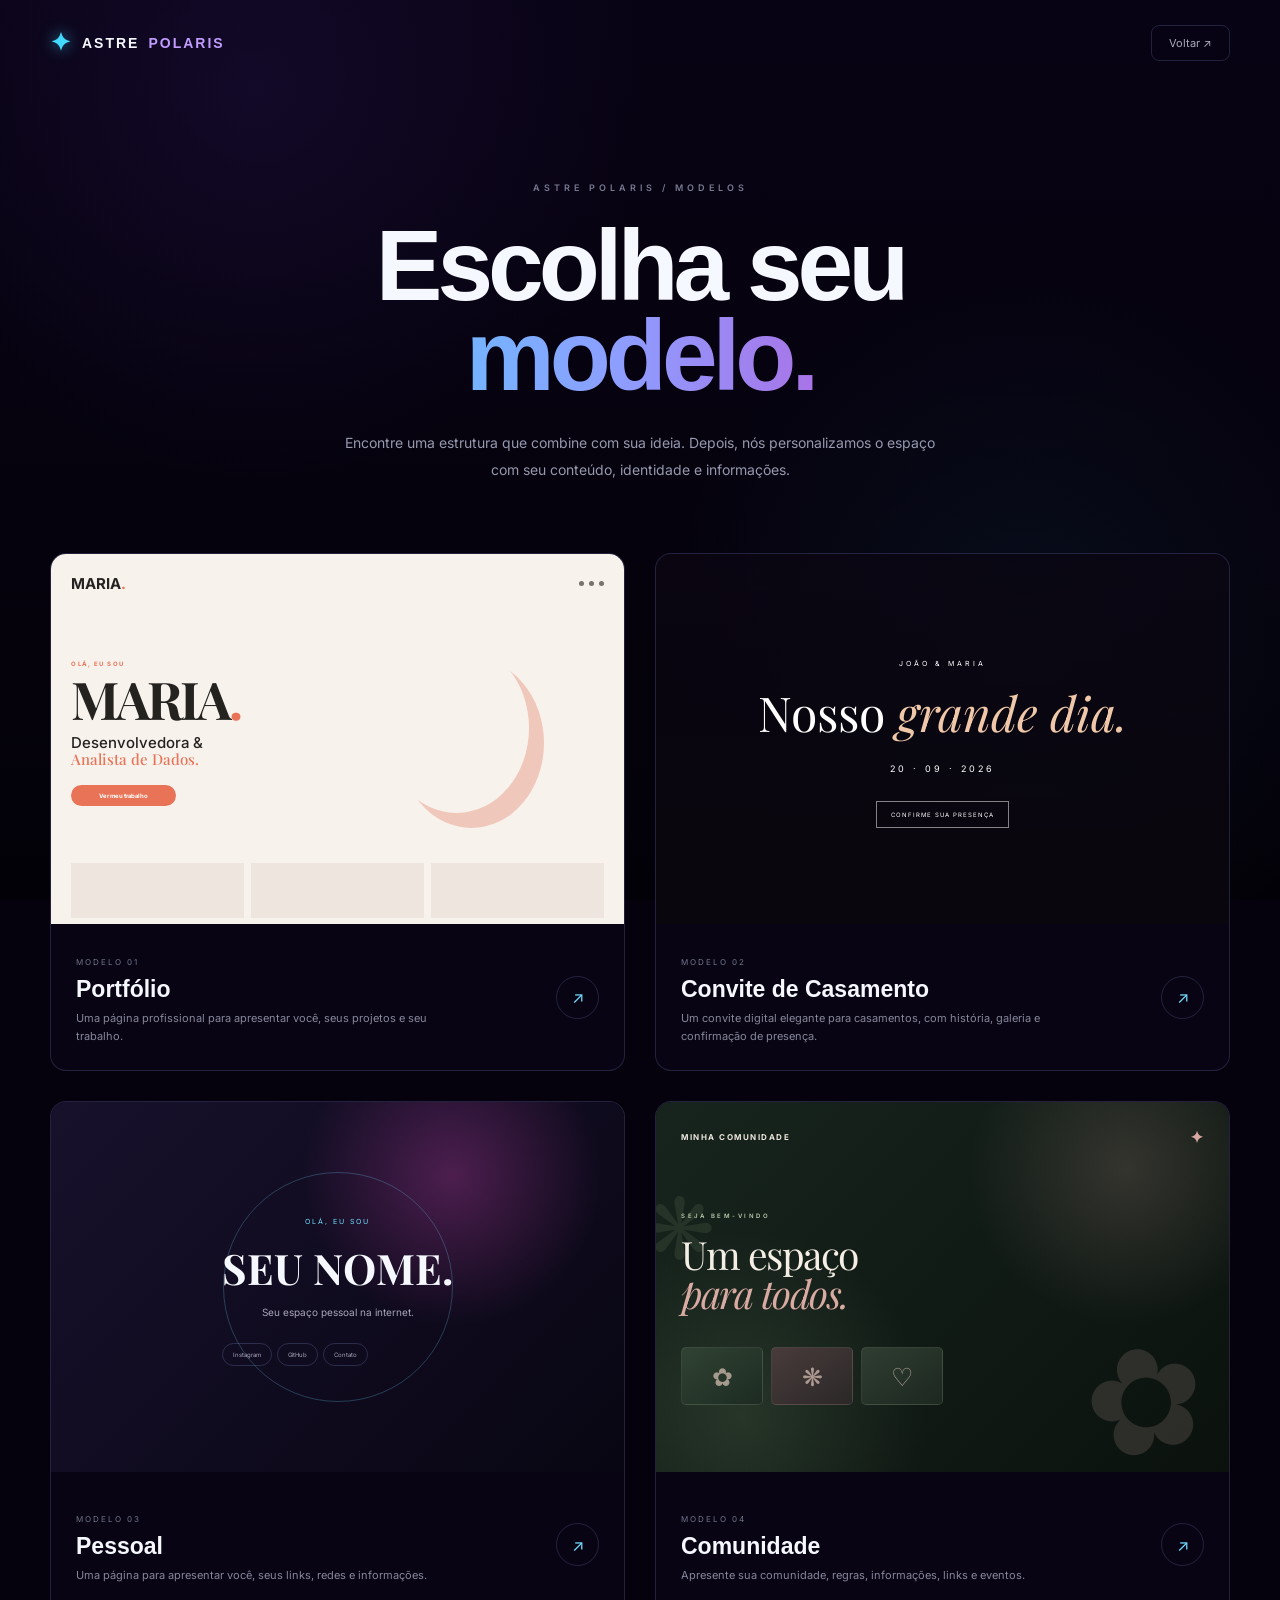
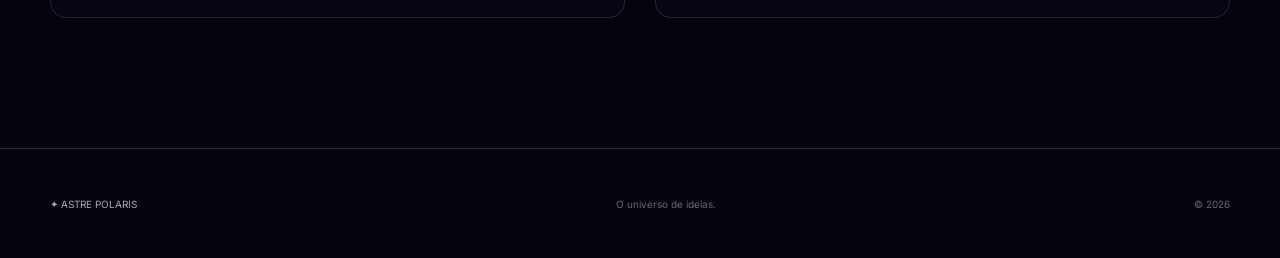
<file: modelos/index.html>
<!DOCTYPE html>
<html lang="pt-BR">
<head>
    <meta charset="UTF-8">
    <meta name="viewport" content="width=device-width, initial-scale=1.0">
    <meta name="description" content="Escolha um modelo para seu espaço digital — Astre Polaris.">
    <title>Modelos — Astre Polaris</title>

    <link rel="preconnect" href="https://fonts.googleapis.com">
    <link rel="preconnect" href="https://fonts.gstatic.com" crossorigin>
    <link href="https://fonts.googleapis.com/css2?family=Inter:wght@400;500;600;700&family=Playfair+Display:wght@400;500;600&display=swap" rel="stylesheet">

    <link rel="stylesheet" href="modelos.css">
</head>

<body>

    <div class="stars"></div>

    <header class="top">

        <a href="../" class="brand">
            <span>✦</span>
            ASTRE <strong>POLARIS</strong>
        </a>

        <a href="../" class="back-button">Voltar ↗</a>

    </header>


    <main>

        <section class="intro">

            <span class="label">ASTRE POLARIS / MODELOS</span>

            <h1>
                Escolha seu
                <span>modelo.</span>
            </h1>

            <p>
                Encontre uma estrutura que combine com sua ideia.
                Depois, nós personalizamos o espaço com seu conteúdo,
                identidade e informações.
            </p>

        </section>


        <section class="models">

            <!-- MODELO 01 -->

            <a href="modelo1/" class="model-card">

                <div class="preview portfolio-preview">

                    <div class="preview-navbar">

                        <strong>MARIA<span>.</span></strong>

                        <div>
                            <i></i>
                            <i></i>
                            <i></i>
                        </div>

                    </div>

                    <div class="preview-hero">

                        <div class="preview-text">

                            <small>OLÁ, EU SOU</small>

                            <h2>MARIA<span>.</span></h2>

                            <h3>
                                Desenvolvedora &
                                <b>Analista de Dados.</b>
                            </h3>

                            <div class="preview-button">
                                Ver meu trabalho
                            </div>

                        </div>

                        <div class="preview-photo"></div>

                    </div>

                    <div class="preview-projects">

                        <span></span>
                        <span></span>
                        <span></span>

                    </div>

                </div>

                <div class="model-info">

                    <div>
                        <small>MODELO 01</small>
                        <h2>Portfólio</h2>
                        <p>
                            Uma página profissional para apresentar
                            você, seus projetos e seu trabalho.
                        </p>
                    </div>

                    <span class="model-arrow">↗</span>

                </div>

            </a>


            <!-- MODELO 02 -->

            <a href="modelo2/" class="model-card">

                <div class="preview event-preview">

                    <div class="event-content">

                        <small>JOÃO & MARIA</small>

                        <h2>
                            Nosso
                            <em>grande dia.</em>
                        </h2>

                        <span>20 · 09 · 2026</span>

                        <div class="event-button">
                            CONFIRME SUA PRESENÇA
                        </div>

                    </div>

                </div>

                <div class="model-info">

                    <div>
                        <small>MODELO 02</small>
                        <h2>Convite de Casamento</h2>
                        <p>
                            Um convite digital elegante para casamentos,
                            com história, galeria e confirmação de presença.
                        </p>
                    </div>

                    <span class="model-arrow">↗</span>

                </div>

            </a>


            <!-- MODELO 03 -->

            <a href="#" class="model-card">

                <div class="preview personal-preview">

                    <div class="personal-circle"></div>

                    <div class="personal-content">

                        <small>OLÁ, EU SOU</small>

                        <strong>SEU NOME.</strong>

                        <p>
                            Seu espaço pessoal na internet.
                        </p>

                        <div class="personal-links">
                            <span>Instagram</span>
                            <span>GitHub</span>
                            <span>Contato</span>
                        </div>

                    </div>

                </div>

                <div class="model-info">

                    <div>
                        <small>MODELO 03</small>
                        <h2>Pessoal</h2>
                        <p>
                            Uma página para apresentar você,
                            seus links, redes e informações.
                        </p>
                    </div>

                    <span class="model-arrow">↗</span>

                </div>

            </a>


            <!-- MODELO 04 -->

            <a href="modelo4/" class="model-card">

                <div class="preview community-preview">

                    <div class="community-header">
                        <strong>MINHA COMUNIDADE</strong>
                        <span>✦</span>
                    </div>

                    <div class="community-main">

                        <small>SEJA BEM-VINDO</small>

                        <h2>
                            Um espaço
                            <span>para todos.</span>
                        </h2>

                        <div class="community-boxes">
                            <span></span>
                            <span></span>
                            <span></span>
                        </div>

                    </div>

                </div>

                <div class="model-info">

                    <div>
                        <small>MODELO 04</small>
                        <h2>Comunidade</h2>
                        <p>
                            Apresente sua comunidade, regras,
                            informações, links e eventos.
                        </p>
                    </div>

                    <span class="model-arrow">↗</span>

                </div>

            </a>

        </section>

    </main>


    <footer>

        <span>✦ ASTRE POLARIS</span>

        <p>O universo de ideias.</p>

        <span>© 2026</span>

    </footer>

</body>
</html>
</file>
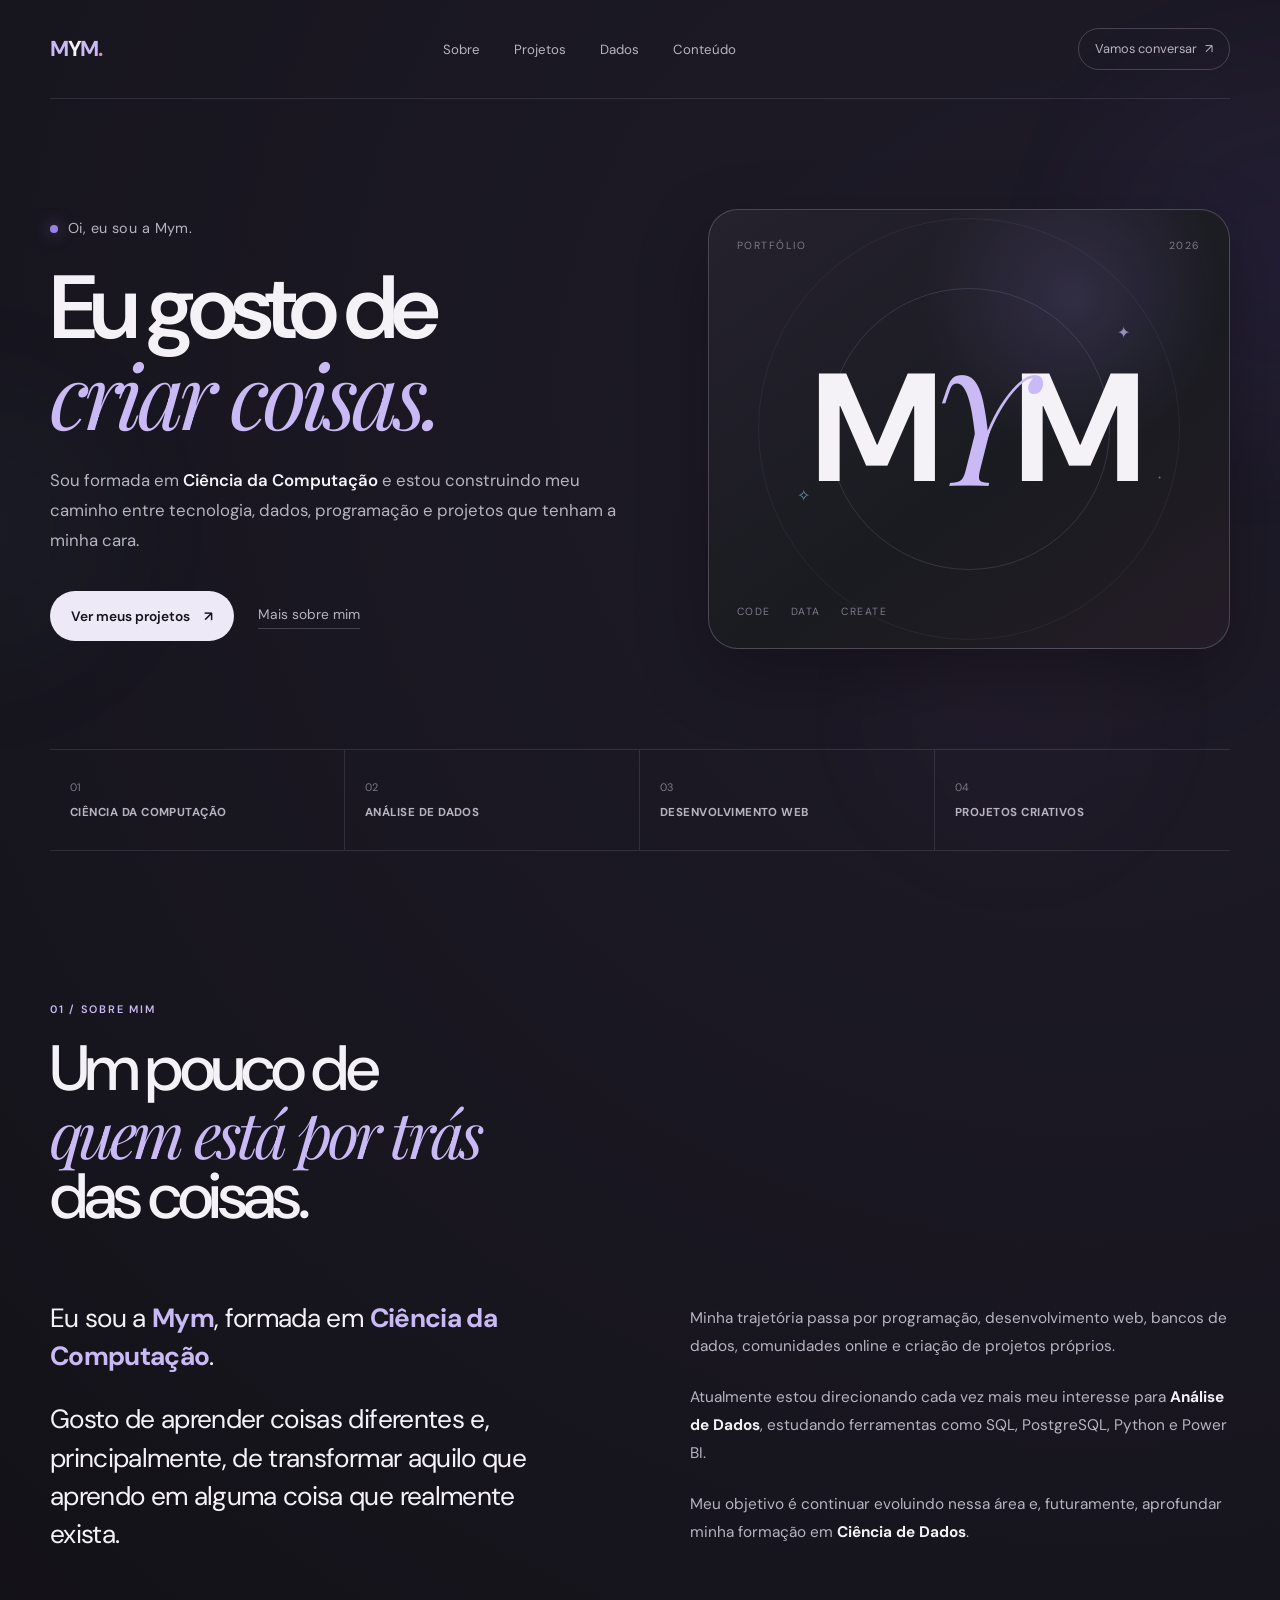
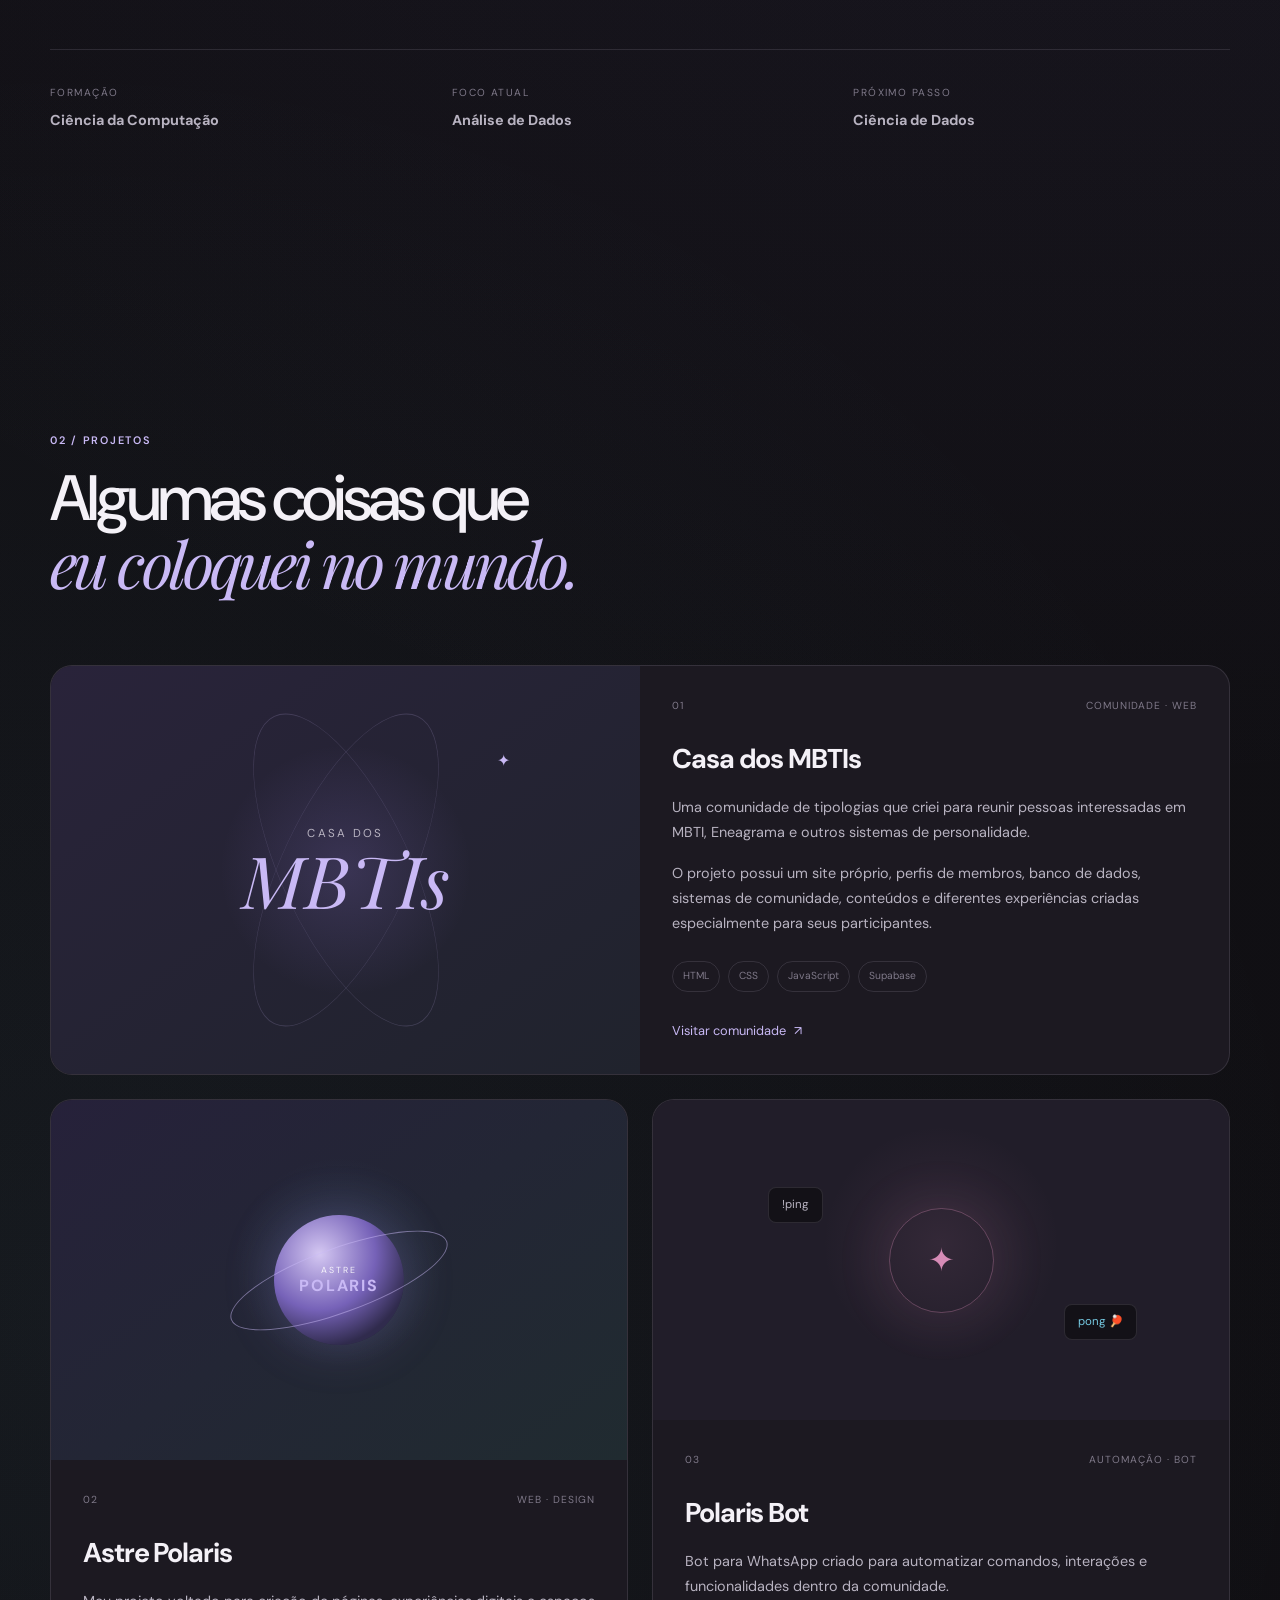
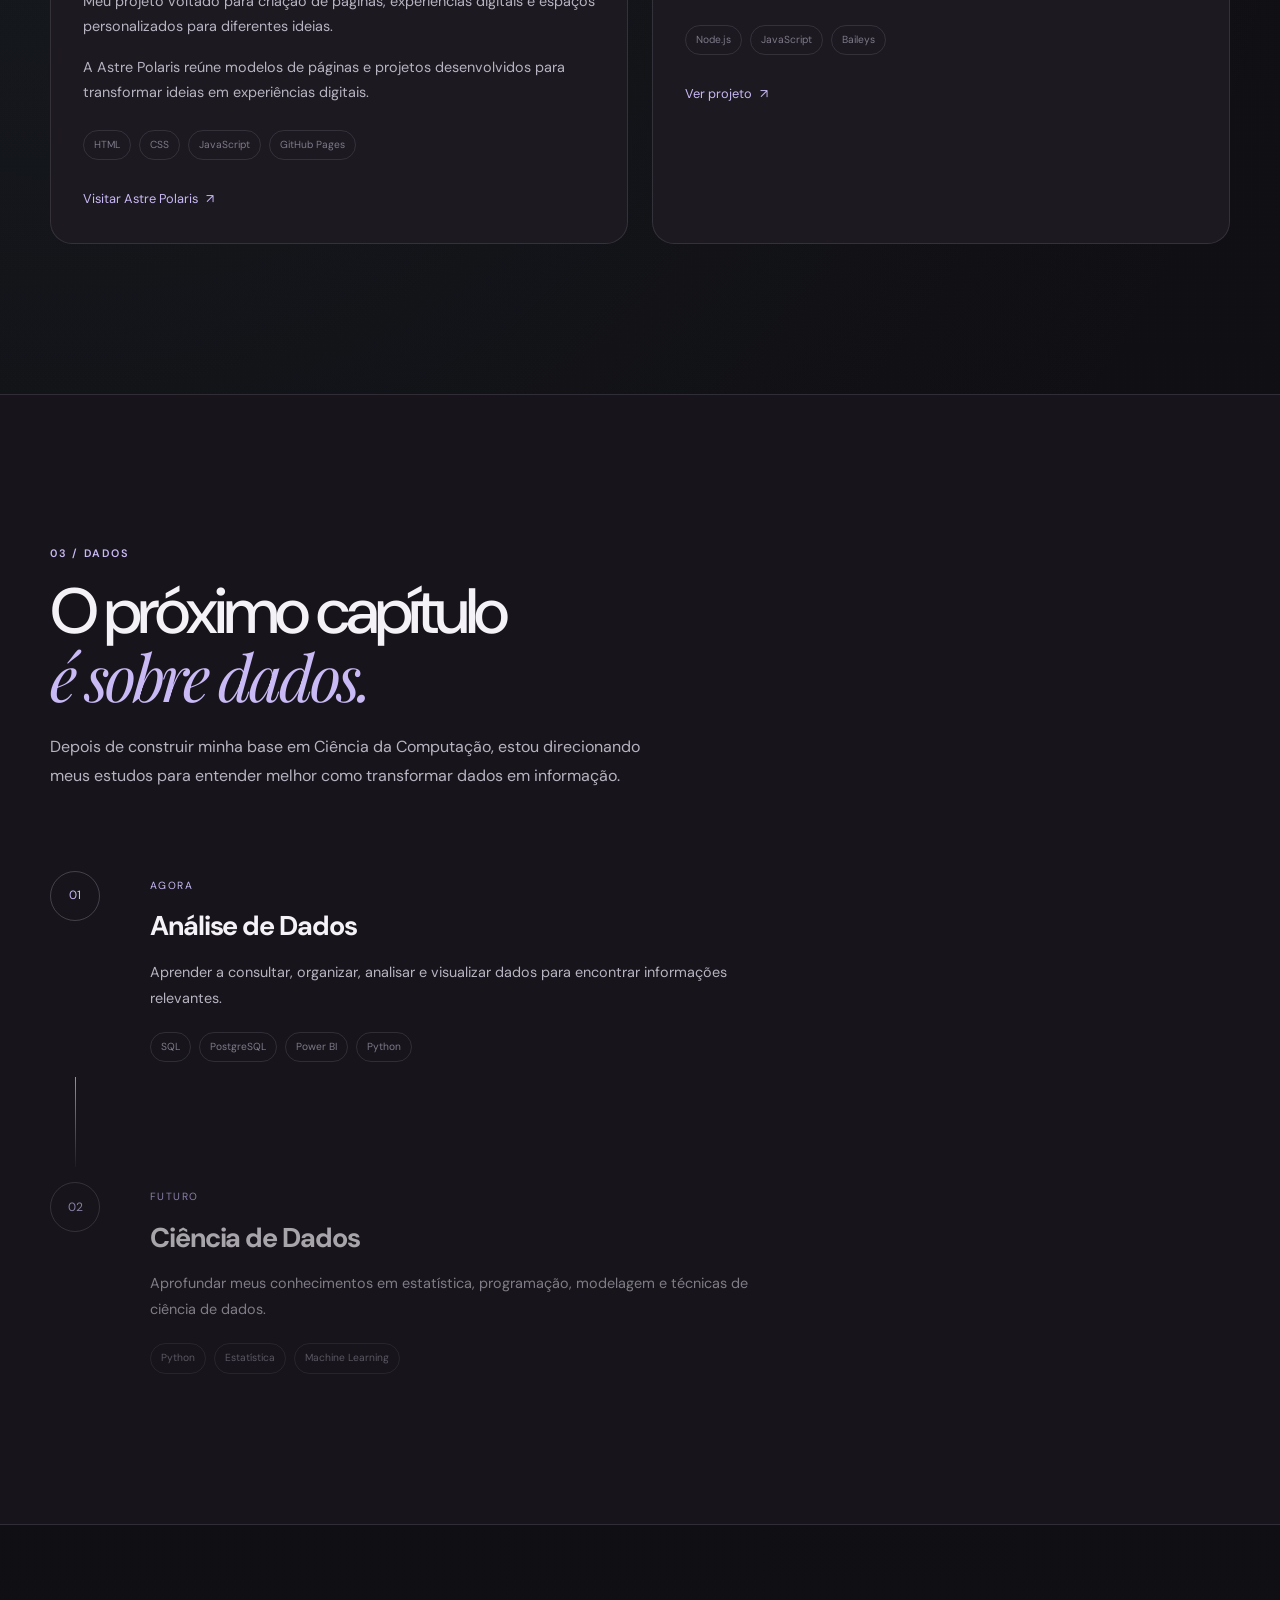
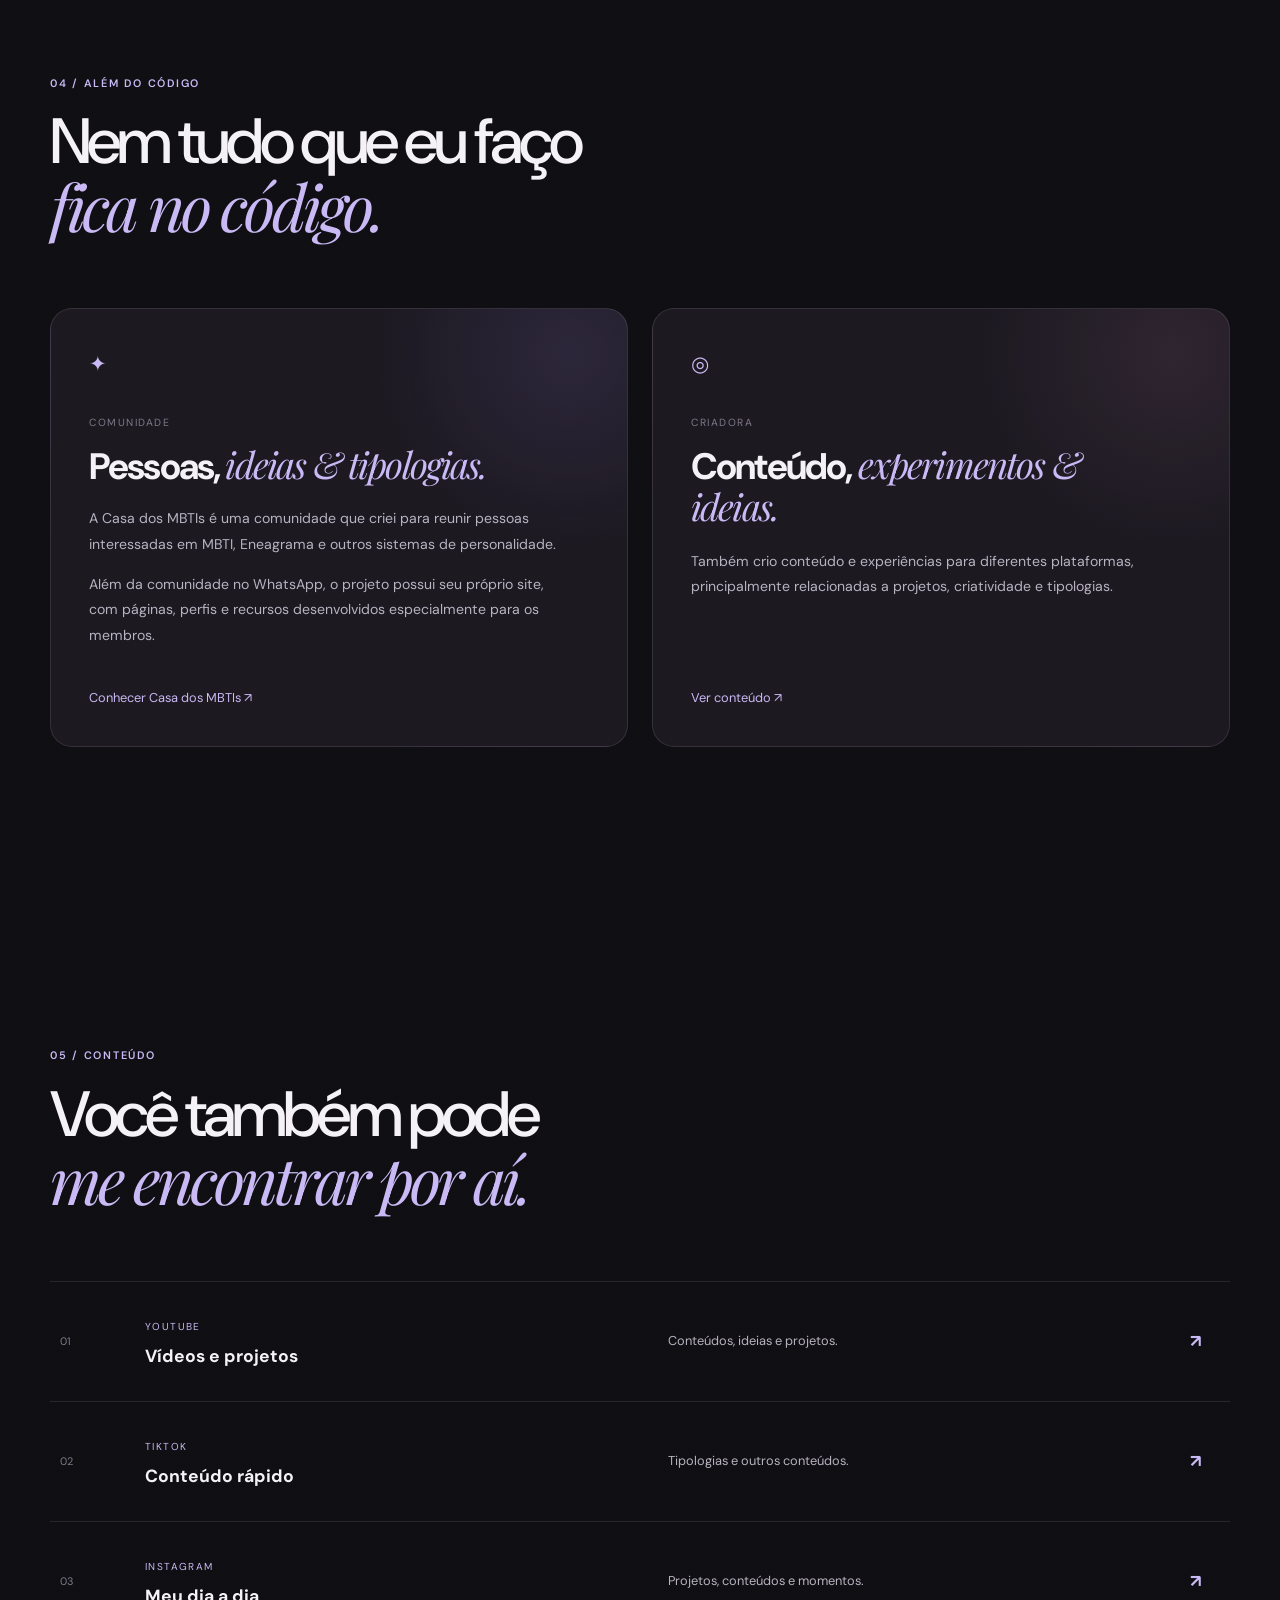
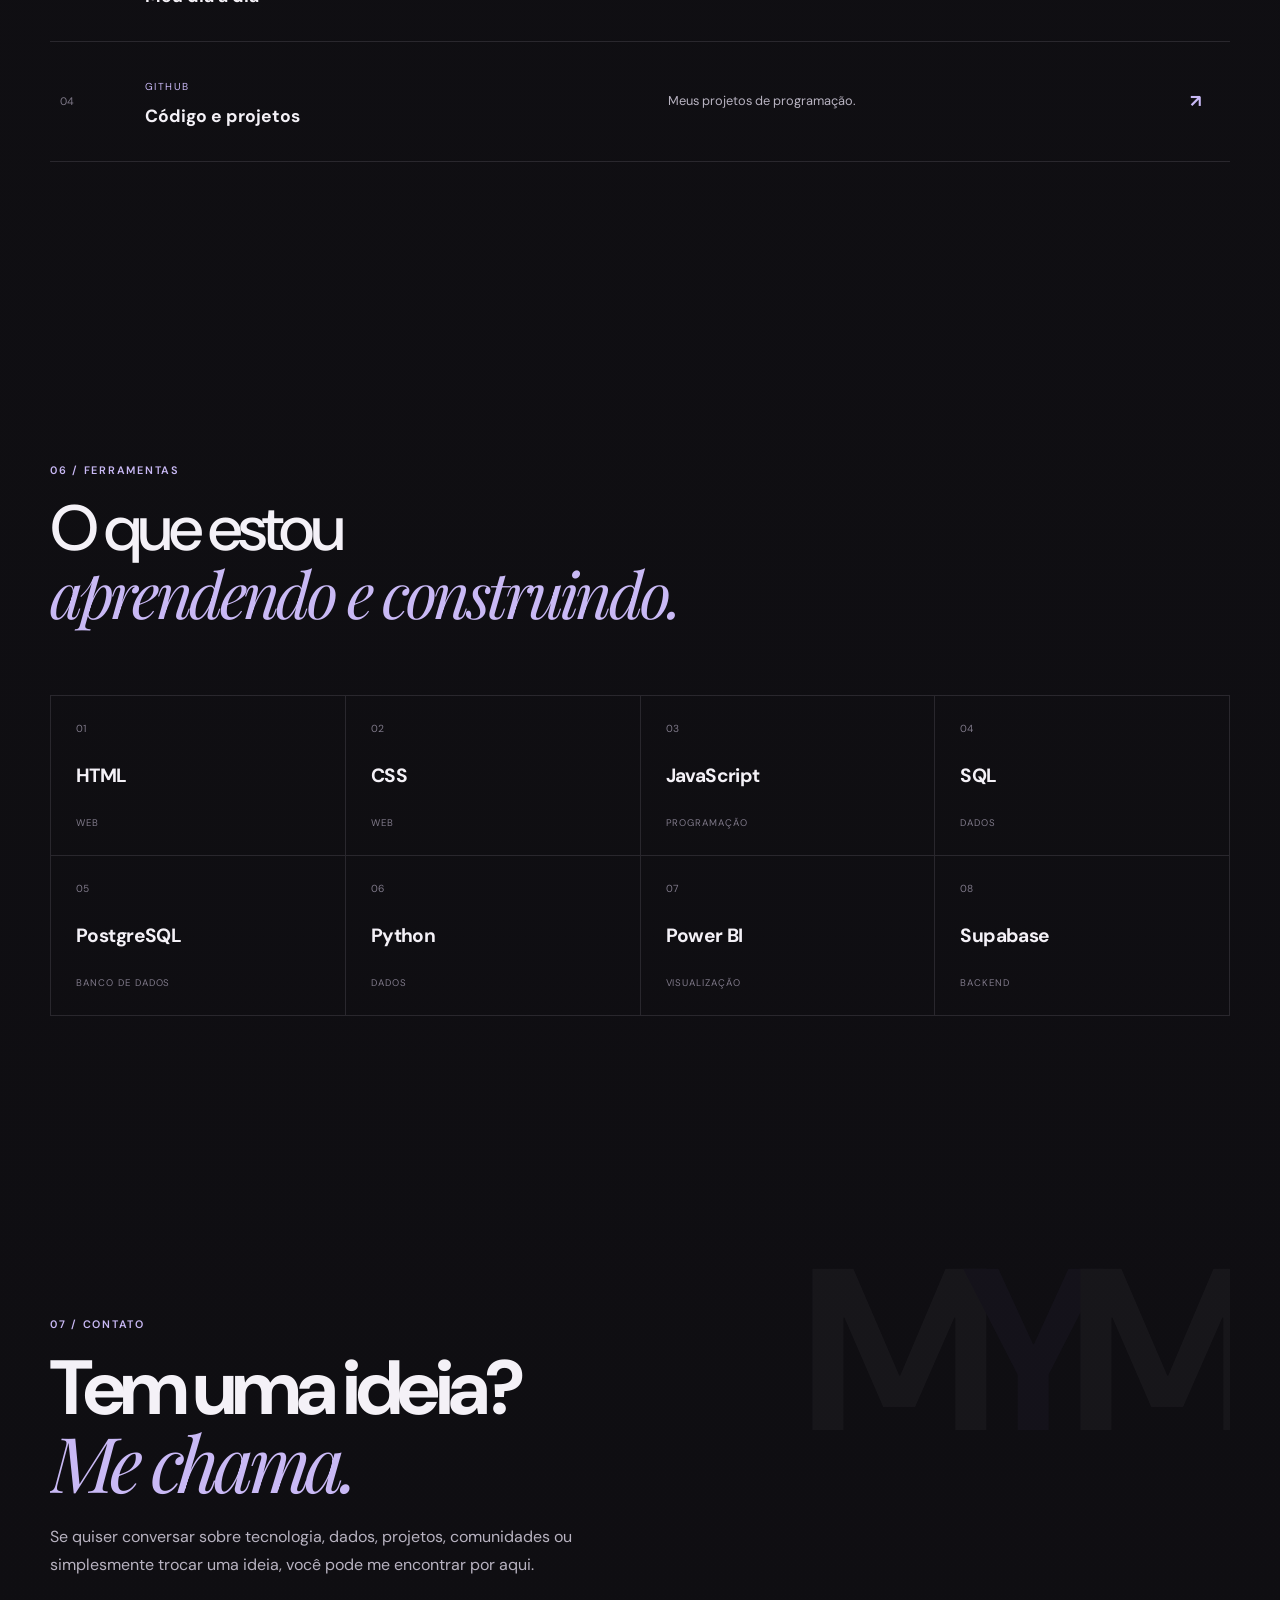
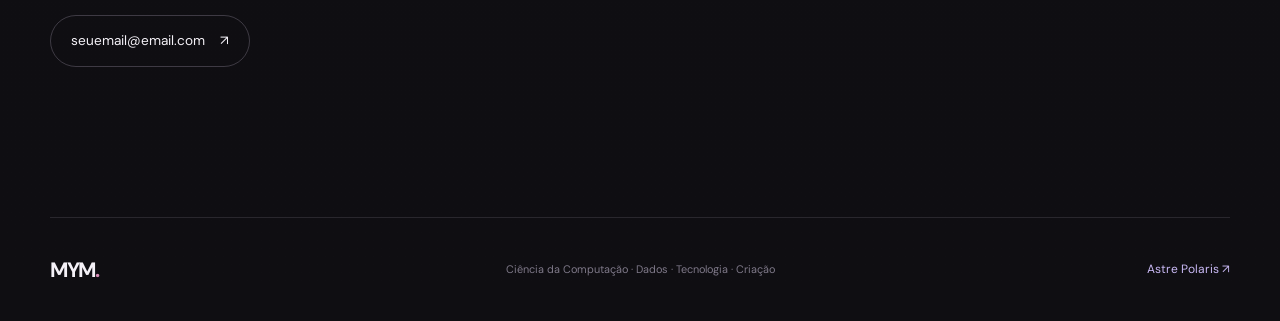
<file: portfolio/index.html>
<!DOCTYPE html>
<html lang="pt-BR">
<head>
    <meta charset="UTF-8">
    <meta name="viewport" content="width=device-width, initial-scale=1.0">

    <meta name="description" content="MYM — Portfólio pessoal, Ciência da Computação, tecnologia, dados e projetos criativos.">

    <title>MYM — Portfólio</title>

    <link rel="preconnect" href="https://fonts.googleapis.com">
    <link rel="preconnect" href="https://fonts.gstatic.com" crossorigin>

    <link href="https://fonts.googleapis.com/css2?family=DM+Sans:wght@400;500;600;700&family=Playfair+Display:ital,wght@0,400;0,500;1,400&display=swap" rel="stylesheet">

    <link rel="stylesheet" href="portfolio.css">
</head>

<body>

    <!-- ==================== FUNDO ==================== -->

    <div class="background-shape shape-one"></div>
    <div class="background-shape shape-two"></div>
    <div class="background-shape shape-three"></div>


    <!-- ==================== HEADER ==================== -->

    <header class="header">

        <a href="../" class="logo">
            <span>M</span>Y<span>M</span><b>.</b>
        </a>

        <nav>
            <a href="#sobre">Sobre</a>
            <a href="#projetos">Projetos</a>
            <a href="#dados">Dados</a>
            <a href="#conteudo">Conteúdo</a>
        </nav>

        <a href="#contato" class="header-contact">
            Vamos conversar <span>↗</span>
        </a>

    </header>


    <main>

        <!-- ==================== HERO ==================== -->

        <section class="hero">

            <div class="hero-text">

                <div class="hello">
                    <span class="hello-dot"></span>
                    Oi, eu sou a Mym.
                </div>

                <h1>
                    Eu gosto de
                    <span>criar coisas.</span>
                </h1>

                <p>
                    Sou formada em <strong>Ciência da Computação</strong> e
                    estou construindo meu caminho entre tecnologia,
                    dados, programação e projetos que tenham a minha cara.
                </p>

                <div class="hero-actions">

                    <a href="#projetos" class="main-button">
                        Ver meus projetos
                        <span>↗</span>
                    </a>

                    <a href="#sobre" class="text-button">
                        Mais sobre mim
                    </a>

                </div>

            </div>


            <div class="hero-card">

                <div class="hero-card-top">
                    <span>PORTFÓLIO</span>
                    <span>2026</span>
                </div>

                <div class="mym-mark">
                    <span>M</span>
                    <span class="highlight-y">Y</span>
                    <span>M</span>
                </div>

                <div class="hero-card-bottom">
                    <span>CODE</span>
                    <span>DATA</span>
                    <span>CREATE</span>
                </div>

                <div class="tiny-star star-one">✦</div>
                <div class="tiny-star star-two">✧</div>
                <div class="tiny-star star-three">·</div>

            </div>

        </section>


        <!-- ==================== ÁREAS ==================== -->

        <section class="intro-strip">

            <div>
                <span>01</span>
                <strong>CIÊNCIA DA COMPUTAÇÃO</strong>
            </div>

            <div>
                <span>02</span>
                <strong>ANÁLISE DE DADOS</strong>
            </div>

            <div>
                <span>03</span>
                <strong>DESENVOLVIMENTO WEB</strong>
            </div>

            <div>
                <span>04</span>
                <strong>PROJETOS CRIATIVOS</strong>
            </div>

        </section>


        <!-- ==================== SOBRE ==================== -->

        <section class="section about" id="sobre">

            <div class="section-heading">

                <span class="section-number">01 / SOBRE MIM</span>

                <h2>
                    Um pouco de
                    <em>quem está por trás</em>
                    das coisas.
                </h2>

            </div>


            <div class="about-content">

                <div class="about-big-text">

                    <p>
                        Eu sou a <strong>Mym</strong>, formada em
                        <strong>Ciência da Computação</strong>.
                    </p>

                    <p>
                        Gosto de aprender coisas diferentes e,
                        principalmente, de transformar aquilo que aprendo
                        em alguma coisa que realmente exista.
                    </p>

                </div>


                <div class="about-description">

                    <p>
                        Minha trajetória passa por programação,
                        desenvolvimento web, bancos de dados,
                        comunidades online e criação de projetos próprios.
                    </p>

                    <p>
                        Atualmente estou direcionando cada vez mais meu
                        interesse para <strong>Análise de Dados</strong>,
                        estudando ferramentas como SQL, PostgreSQL,
                        Python e Power BI.
                    </p>

                    <p>
                        Meu objetivo é continuar evoluindo nessa área e,
                        futuramente, aprofundar minha formação em
                        <strong>Ciência de Dados</strong>.
                    </p>

                </div>

            </div>


            <div class="about-details">

                <div>
                    <span>FORMAÇÃO</span>
                    <strong>Ciência da Computação</strong>
                </div>

                <div>
                    <span>FOCO ATUAL</span>
                    <strong>Análise de Dados</strong>
                </div>

                <div>
                    <span>PRÓXIMO PASSO</span>
                    <strong>Ciência de Dados</strong>
                </div>

            </div>

        </section>


        <!-- ==================== PROJETOS ==================== -->

        <section class="section projects" id="projetos">

            <div class="section-heading">

                <span class="section-number">02 / PROJETOS</span>

                <h2>
                    Algumas coisas que
                    <em>eu coloquei no mundo.</em>
                </h2>

            </div>


            <div class="projects-grid">


                <!-- CASA DOS MBTIS -->

                <article class="project-card project-large">

                    <div class="project-visual mbti-project">

                        <div class="project-logo">
                            <span>CASA DOS</span>
                            <strong>MBTIs</strong>
                        </div>

                        <div class="project-orbit orbit-a"></div>
                        <div class="project-orbit orbit-b"></div>

                        <span class="project-star">✦</span>

                    </div>


                    <div class="project-info">

                        <div class="project-meta">
                            <span>01</span>
                            <span>COMUNIDADE · WEB</span>
                        </div>

                        <h3>Casa dos MBTIs</h3>

                        <p>
                            Uma comunidade de tipologias que criei para
                            reunir pessoas interessadas em MBTI, Eneagrama
                            e outros sistemas de personalidade.
                        </p>

                        <p>
                            O projeto possui um site próprio, perfis de
                            membros, banco de dados, sistemas de comunidade,
                            conteúdos e diferentes experiências criadas
                            especialmente para seus participantes.
                        </p>

                        <div class="tags">
                            <span>HTML</span>
                            <span>CSS</span>
                            <span>JavaScript</span>
                            <span>Supabase</span>
                        </div>

                        <a
                            href="https://casadosmbtis.com.br"
                            target="_blank"
                            rel="noopener noreferrer"
                            class="project-button"
                        >
                            Visitar comunidade
                            <span>↗</span>
                        </a>

                    </div>

                </article>


                <!-- ASTRE POLARIS -->

                <article class="project-card">

                    <div class="project-visual polaris-project">

                        <div class="planet"></div>
                        <div class="planet-ring"></div>

                        <span class="polaris-title">
                            ASTRE<br>
                            <strong>POLARIS</strong>
                        </span>

                    </div>


                    <div class="project-info">

                        <div class="project-meta">
                            <span>02</span>
                            <span>WEB · DESIGN</span>
                        </div>

                        <h3>Astre Polaris</h3>

                        <p>
                            Meu projeto voltado para criação de páginas,
                            experiências digitais e espaços personalizados
                            para diferentes ideias.
                        </p>

                        <p>
                            A Astre Polaris reúne modelos de páginas e
                            projetos desenvolvidos para transformar ideias
                            em experiências digitais.
                        </p>

                        <div class="tags">
                            <span>HTML</span>
                            <span>CSS</span>
                            <span>JavaScript</span>
                            <span>GitHub Pages</span>
                        </div>

                        <a
                            href="https://astrepolaris.com"
                            target="_blank"
                            rel="noopener noreferrer"
                            class="project-button"
                        >
                            Visitar Astre Polaris
                            <span>↗</span>
                        </a>

                    </div>

                </article>


                <!-- POLARIS BOT -->

                <article class="project-card">

                    <div class="project-visual bot-project">

                        <div class="bot-circle">
                            <span>✦</span>
                        </div>

                        <div class="bot-message message-one">
                            !ping
                        </div>

                        <div class="bot-message message-two">
                            pong 🏓
                        </div>

                    </div>


                    <div class="project-info">

                        <div class="project-meta">
                            <span>03</span>
                            <span>AUTOMAÇÃO · BOT</span>
                        </div>

                        <h3>Polaris Bot</h3>

                        <p>
                            Bot para WhatsApp criado para automatizar
                            comandos, interações e funcionalidades dentro
                            da comunidade.
                        </p>

                        <div class="tags">
                            <span>Node.js</span>
                            <span>JavaScript</span>
                            <span>Baileys</span>
                        </div>

                        <a href="#" class="project-button">
                            Ver projeto
                            <span>↗</span>
                        </a>

                    </div>

                </article>


            </div>

        </section>


        <!-- ==================== DADOS ==================== -->

        <section class="data-section" id="dados">

            <div class="data-heading">

                <span class="section-number">03 / DADOS</span>

                <h2>
                    O próximo capítulo
                    <em>é sobre dados.</em>
                </h2>

                <p>
                    Depois de construir minha base em Ciência da Computação,
                    estou direcionando meus estudos para entender melhor
                    como transformar dados em informação.
                </p>

            </div>


            <div class="data-road">

                <div class="data-step">

                    <div class="step-number">01</div>

                    <div>

                        <span>AGORA</span>

                        <h3>Análise de Dados</h3>

                        <p>
                            Aprender a consultar, organizar, analisar
                            e visualizar dados para encontrar informações
                            relevantes.
                        </p>

                        <div class="data-tools">
                            <span>SQL</span>
                            <span>PostgreSQL</span>
                            <span>Power BI</span>
                            <span>Python</span>
                        </div>

                    </div>

                </div>


                <div class="road-line"></div>


                <div class="data-step future">

                    <div class="step-number">02</div>

                    <div>

                        <span>FUTURO</span>

                        <h3>Ciência de Dados</h3>

                        <p>
                            Aprofundar meus conhecimentos em estatística,
                            programação, modelagem e técnicas de ciência
                            de dados.
                        </p>

                        <div class="data-tools">
                            <span>Python</span>
                            <span>Estatística</span>
                            <span>Machine Learning</span>
                        </div>

                    </div>

                </div>

            </div>

        </section>


        <!-- ==================== ALÉM DO CÓDIGO ==================== -->

        <section class="section personal">

            <div class="section-heading">

                <span class="section-number">04 / ALÉM DO CÓDIGO</span>

                <h2>
                    Nem tudo que eu faço
                    <em>fica no código.</em>
                </h2>

            </div>


            <div class="personal-grid">


                <!-- COMUNIDADE -->

                <div class="personal-card community-card">

                    <span class="card-icon">✦</span>

                    <span class="small-label">COMUNIDADE</span>

                    <h3>
                        Pessoas,
                        <em>ideias & tipologias.</em>
                    </h3>

                    <p>
                        A Casa dos MBTIs é uma comunidade que criei
                        para reunir pessoas interessadas em MBTI,
                        Eneagrama e outros sistemas de personalidade.
                    </p>

                    <p>
                        Além da comunidade no WhatsApp, o projeto possui
                        seu próprio site, com páginas, perfis e recursos
                        desenvolvidos especialmente para os membros.
                    </p>

                    <a
                        href="https://casadosmbtis.com.br"
                        target="_blank"
                        rel="noopener noreferrer"
                    >
                        Conhecer Casa dos MBTIs
                        <span>↗</span>
                    </a>

                </div>


                <!-- CRIAÇÃO -->

                <div class="personal-card creator-card">

                    <span class="card-icon">◎</span>

                    <span class="small-label">CRIADORA</span>

                    <h3>
                        Conteúdo,
                        <em>experimentos & ideias.</em>
                    </h3>

                    <p>
                        Também crio conteúdo e experiências para diferentes
                        plataformas, principalmente relacionadas a projetos,
                        criatividade e tipologias.
                    </p>

                    <a href="#conteudo">
                        Ver conteúdo
                        <span>↗</span>
                    </a>

                </div>

            </div>

        </section>


        <!-- ==================== CONTEÚDO ==================== -->

        <section class="section content" id="conteudo">

            <div class="section-heading">

                <span class="section-number">05 / CONTEÚDO</span>

                <h2>
                    Você também pode
                    <em>me encontrar por aí.</em>
                </h2>

            </div>


            <div class="social-list">


                <a href="#" class="social-item">

                    <div class="social-number">01</div>

                    <div class="social-main">
                        <span>YOUTUBE</span>
                        <h3>Vídeos e projetos</h3>
                    </div>

                    <p>
                        Conteúdos, ideias e projetos.
                    </p>

                    <strong>↗</strong>

                </a>


                <a href="#" class="social-item">

                    <div class="social-number">02</div>

                    <div class="social-main">
                        <span>TIKTOK</span>
                        <h3>Conteúdo rápido</h3>
                    </div>

                    <p>
                        Tipologias e outros conteúdos.
                    </p>

                    <strong>↗</strong>

                </a>


                <a href="#" class="social-item">

                    <div class="social-number">03</div>

                    <div class="social-main">
                        <span>INSTAGRAM</span>
                        <h3>Meu dia a dia</h3>
                    </div>

                    <p>
                        Projetos, conteúdos e momentos.
                    </p>

                    <strong>↗</strong>

                </a>


                <a href="#" class="social-item">

                    <div class="social-number">04</div>

                    <div class="social-main">
                        <span>GITHUB</span>
                        <h3>Código e projetos</h3>
                    </div>

                    <p>
                        Meus projetos de programação.
                    </p>

                    <strong>↗</strong>

                </a>


            </div>

        </section>


        <!-- ==================== TECNOLOGIAS ==================== -->

        <section class="section technologies">

            <div class="section-heading">

                <span class="section-number">06 / FERRAMENTAS</span>

                <h2>
                    O que estou
                    <em>aprendendo e construindo.</em>
                </h2>

            </div>


            <div class="technology-list">

                <div class="technology">
                    <span>01</span>
                    <strong>HTML</strong>
                    <small>WEB</small>
                </div>

                <div class="technology">
                    <span>02</span>
                    <strong>CSS</strong>
                    <small>WEB</small>
                </div>

                <div class="technology">
                    <span>03</span>
                    <strong>JavaScript</strong>
                    <small>PROGRAMAÇÃO</small>
                </div>

                <div class="technology">
                    <span>04</span>
                    <strong>SQL</strong>
                    <small>DADOS</small>
                </div>

                <div class="technology">
                    <span>05</span>
                    <strong>PostgreSQL</strong>
                    <small>BANCO DE DADOS</small>
                </div>

                <div class="technology">
                    <span>06</span>
                    <strong>Python</strong>
                    <small>DADOS</small>
                </div>

                <div class="technology">
                    <span>07</span>
                    <strong>Power BI</strong>
                    <small>VISUALIZAÇÃO</small>
                </div>

                <div class="technology">
                    <span>08</span>
                    <strong>Supabase</strong>
                    <small>BACKEND</small>
                </div>

            </div>

        </section>


        <!-- ==================== CONTATO ==================== -->

        <section class="contact" id="contato">

            <div class="contact-decoration">
                <span>M</span>
                <span>Y</span>
                <span>M</span>
            </div>

            <span class="section-number">07 / CONTATO</span>

            <h2>
                Tem uma ideia?
                <em>Me chama.</em>
            </h2>

            <p>
                Se quiser conversar sobre tecnologia, dados, projetos,
                comunidades ou simplesmente trocar uma ideia,
                você pode me encontrar por aqui.
            </p>

            <a
                href="mailto:seuemail@email.com"
                class="email-button"
            >
                seuemail@email.com
                <span>↗</span>
            </a>

        </section>

    </main>


    <!-- ==================== FOOTER ==================== -->

    <footer>

        <div class="footer-logo">
            MYM<span>.</span>
        </div>

        <p>
            Ciência da Computação · Dados · Tecnologia · Criação
        </p>

        <a
            href="https://astrepolaris.com"
            target="_blank"
            rel="noopener noreferrer"
        >
            Astre Polaris ↗
        </a>

    </footer>

</body>
</html>
</file>
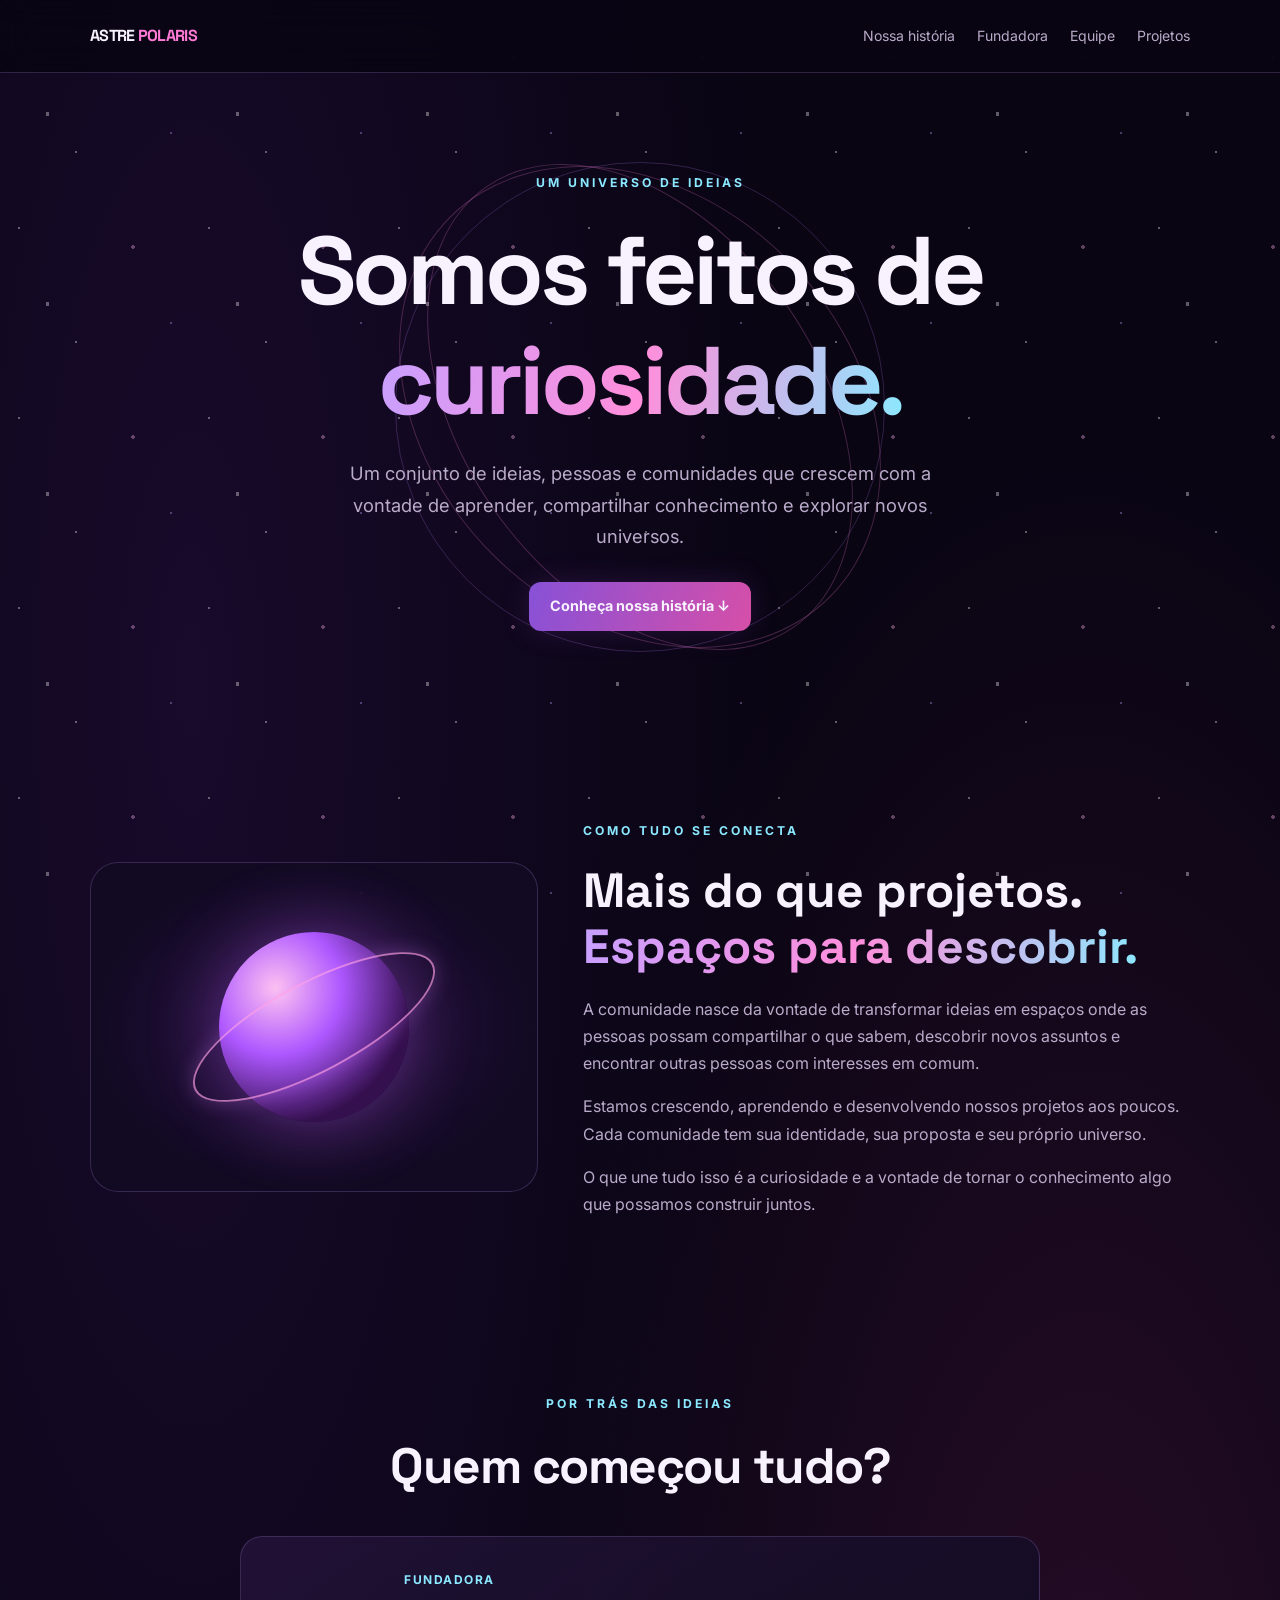
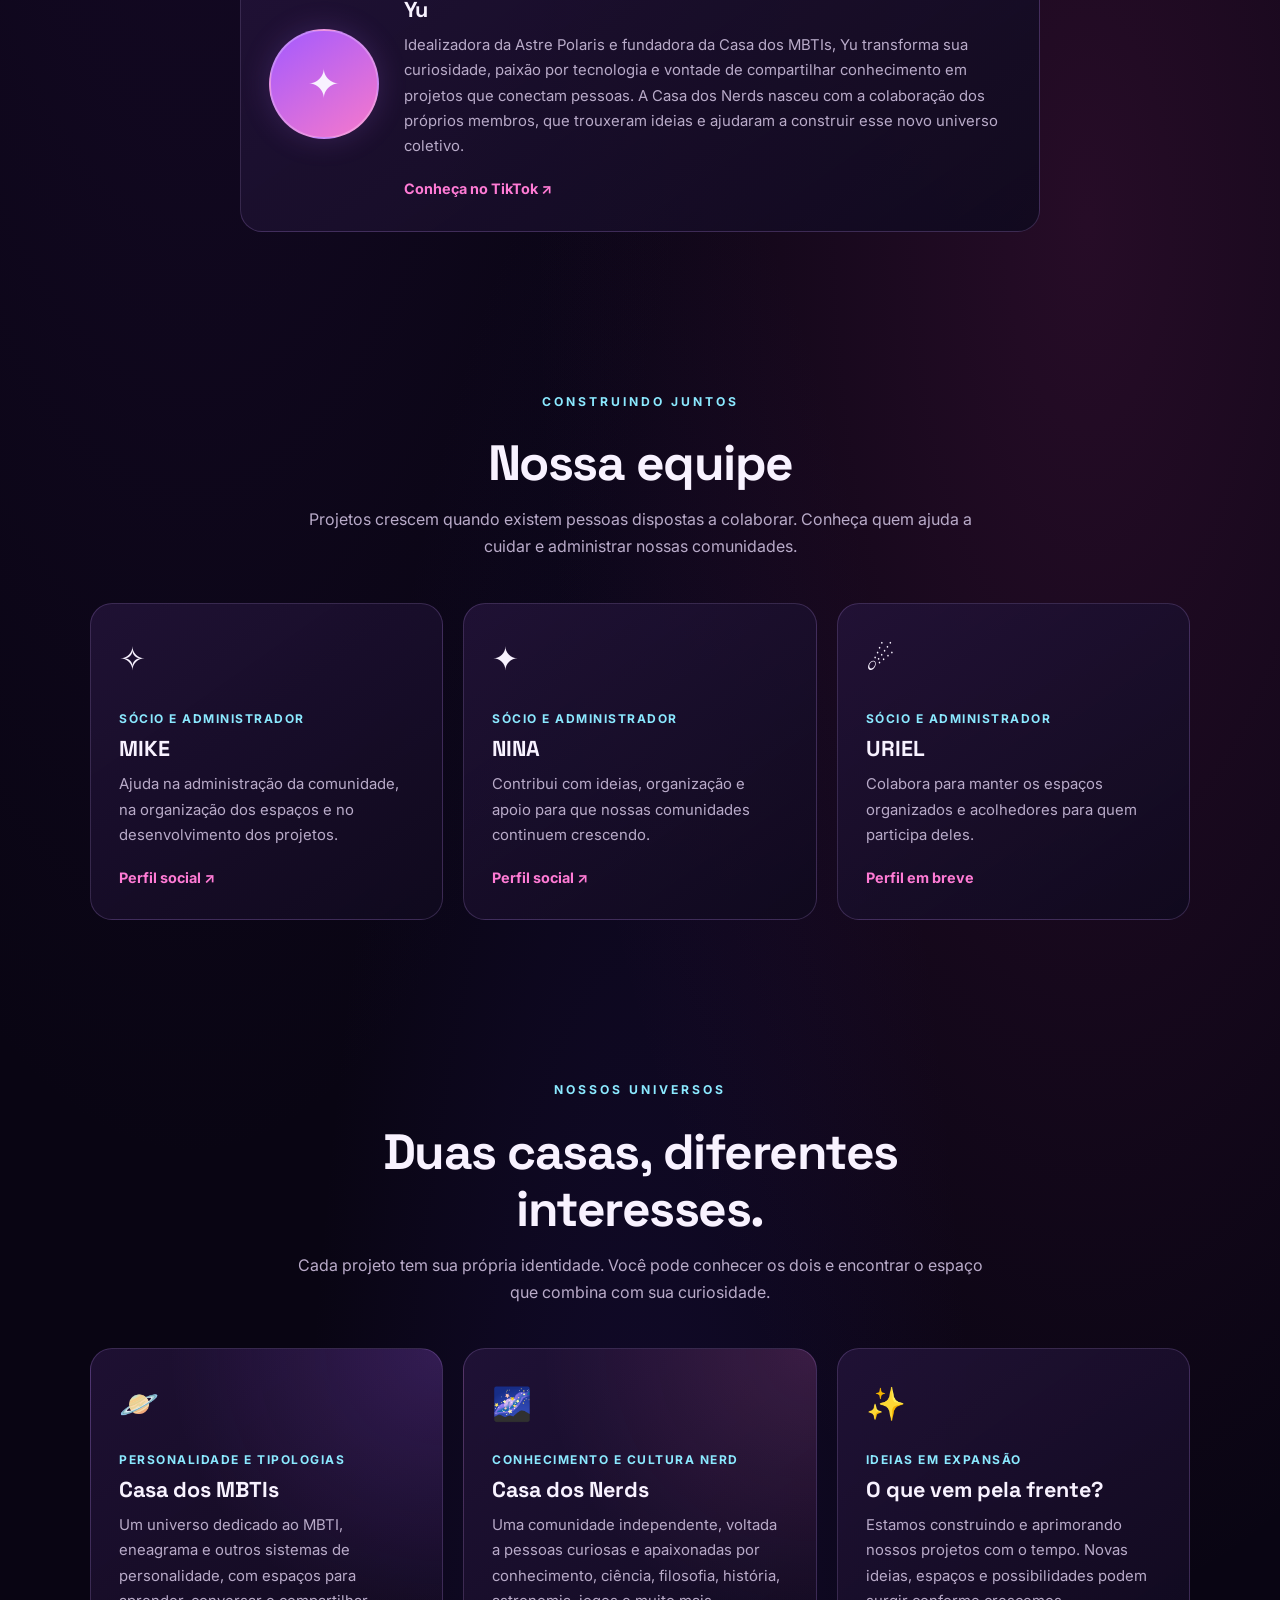
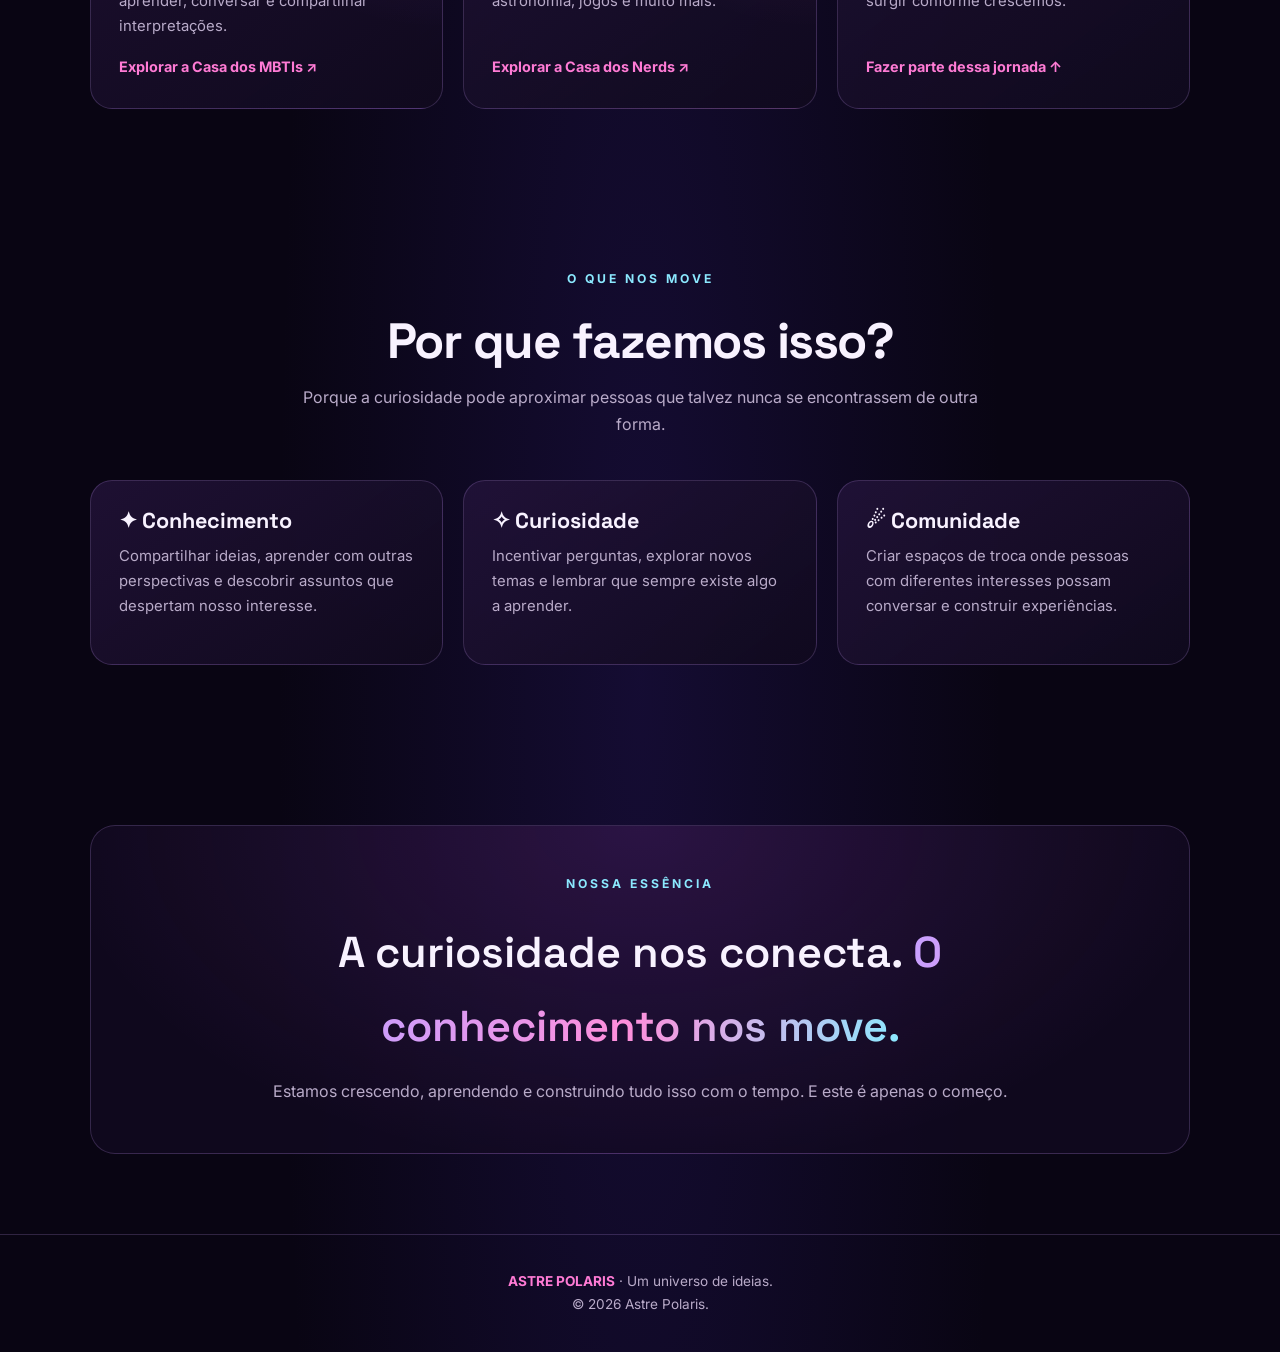
<file: sobrenos/index.html>
<!DOCTYPE html>
<html lang="pt-BR">
<head>
  <meta charset="UTF-8">
  <meta name="viewport" content="width=device-width, initial-scale=1.0">
  <meta name="theme-color" content="#090513">
  <meta name="description" content="Conheça a Astre Polaris, sua fundadora, equipe e os projetos Casa dos MBTIs e Casa dos Nerds.">

  <title>Sobre Nós | Astre Polaris</title>

  <link rel="preconnect" href="https://fonts.googleapis.com">
  <link rel="preconnect" href="https://fonts.gstatic.com" crossorigin>
  <link href="https://fonts.googleapis.com/css2?family=Inter:wght@400;500;600;700;800&family=Space+Grotesk:wght@400;500;600;700&display=swap" rel="stylesheet">

  <link rel="stylesheet" href="style.css">
</head>

<body>
  <header class="navbar">
    <div class="container nav-inner">
      <a class="brand" href="../index.html">
        ASTRE <span>POLARIS</span>
      </a>

      <nav class="nav-links" aria-label="Navegação principal">
        <a href="#historia">Nossa história</a>
        <a href="#fundadora">Fundadora</a>
        <a href="#equipe">Equipe</a>
        <a href="#projetos">Projetos</a>
      </nav>
    </div>
  </header>

  <main>
    <section class="hero">
      <div class="hero-orbit" aria-hidden="true"></div>

      <div class="container hero-content">
        <div class="eyebrow">Um universo de ideias</div>

        <h1>Somos feitos de<br>
          <span class="gradient">curiosidade.</span>
        </h1>

        <p>
          Um conjunto de ideias, pessoas e comunidades que crescem
          com a vontade de aprender, compartilhar conhecimento e
          explorar novos universos.
        </p>

        <a class="button" href="#historia">
          Conheça nossa história ↓
        </a>
      </div>
    </section>

    <section id="historia">
      <div class="container story">
        <div class="cosmic-art" aria-hidden="true">
          <div class="cosmic-planet"></div>
          <div class="cosmic-ring"></div>
        </div>

        <div class="story-content">
          <div class="eyebrow">Como tudo se conecta</div>

          <h2>
            Mais do que projetos.
            <span class="gradient">Espaços para descobrir.</span>
          </h2>

          <p>
            A comunidade nasce da vontade de transformar ideias
            em espaços onde as pessoas possam compartilhar o que
            sabem, descobrir novos assuntos e encontrar outras
            pessoas com interesses em comum.
          </p>

          <p>
            Estamos crescendo, aprendendo e desenvolvendo nossos
            projetos aos poucos. Cada comunidade tem sua identidade,
            sua proposta e seu próprio universo.
          </p>

          <p>
            O que une tudo isso é a curiosidade e a vontade de tornar
            o conhecimento algo que possamos construir juntos.
          </p>
        </div>
      </div>
    </section>

    <section id="fundadora">
      <div class="container">
        <div class="section-heading">
          <div class="eyebrow">Por trás das ideias</div>
          <h2>Quem começou tudo?</h2>
        </div>

        <article class="founder-card">
          <div class="avatar" aria-hidden="true">✦</div>

          <div class="profile-info">
            <span class="role">Fundadora</span>
            <h3>Yu</h3>

            <p>
             Idealizadora da Astre Polaris e fundadora da Casa dos MBTIs, Yu transforma sua curiosidade, paixão por tecnologia e vontade de compartilhar conhecimento em projetos que conectam pessoas.
            A Casa dos Nerds nasceu com a colaboração dos próprios membros, que trouxeram ideias e ajudaram a construir esse novo universo coletivo.
            </p>

            <a class="text-link"
               href="https://www.tiktok.com/@uma_entp"
               target="_blank"
               rel="noopener noreferrer">
              Conheça no TikTok ↗
            </a>
          </div>
        </article>
      </div>
    </section>

    <section id="equipe">
      <div class="container">
        <div class="section-heading">
          <div class="eyebrow">Construindo juntos</div>
          <h2>Nossa equipe</h2>
          <p>
            Projetos crescem quando existem pessoas dispostas a
            colaborar. Conheça quem ajuda a cuidar e administrar
            nossas comunidades.
          </p>
        </div>

        <div class="people-grid">
          <article class="person-card">
            <div class="person-icon" aria-hidden="true">✧</div>
            <span class="role">Sócio e administrador</span>
            <h3>MIKE</h3>
            <p>
              Ajuda na administração da comunidade, na organização
              dos espaços e no desenvolvimento dos projetos.
            </p>
            <a class="text-link"
               href="https://www.tiktok.com/@micaholivf"
               target="_blank"
               rel="noopener noreferrer">
              Perfil social ↗
            </a>
          </article>

          <article class="person-card">
            <div class="person-icon" aria-hidden="true">✦</div>
            <span class="role">Sócio e administrador</span>
            <h3>NINA</h3>
            <p>
              Contribui com ideias, organização e apoio para que
              nossas comunidades continuem crescendo.
            </p>
            <a class="text-link"
               href="https://www.tiktok.com/@amytistaa"
               target="_blank"
               rel="noopener noreferrer">
              Perfil social ↗
            </a>
          </article>

          <article class="person-card">
            <div class="person-icon" aria-hidden="true">☄</div>
            <span class="role">Sócio e administrador</span>
            <h3>URIEL</h3>
            <p>
              Colabora para manter os espaços organizados e
              acolhedores para quem participa deles.
            </p>
            <span class="text-link">Perfil em breve</span>
          </article>
        </div>
      </div>
    </section>

    <section id="projetos">
      <div class="container">
        <div class="section-heading">
          <div class="eyebrow">Nossos universos</div>
          <h2>Duas casas, diferentes interesses.</h2>
          <p>
            Cada projeto tem sua própria identidade. Você pode
            conhecer os dois e encontrar o espaço que combina
            com sua curiosidade.
          </p>
        </div>

        <div class="projects-grid">
          <article class="project-card mbti">
            <div class="project-icon" aria-hidden="true">🪐</div>
            <span class="role">Personalidade e tipologias</span>
            <h3>Casa dos MBTIs</h3>
            <p>
              Um universo dedicado ao MBTI, eneagrama e outros
              sistemas de personalidade, com espaços para aprender,
              conversar e compartilhar interpretações.
            </p>

            <a class="text-link"
               href="https://casadosmbtis.com.br/"
               target="_blank"
               rel="noopener noreferrer">
              Explorar a Casa dos MBTIs ↗
            </a>
          </article>

          <article class="project-card nerds">
            <div class="project-icon" aria-hidden="true">🌌</div>
            <span class="role">Conhecimento e cultura nerd</span>
            <h3>Casa dos Nerds</h3>
            <p>
              Uma comunidade independente, voltada a pessoas
              curiosas e apaixonadas por conhecimento, ciência,
              filosofia, história, astronomia, jogos e muito mais.
            </p>

            <a class="text-link" href="../casadosnerds/">
              Explorar a Casa dos Nerds ↗
            </a>
          </article>

          <article class="project-card">
            <div class="project-icon" aria-hidden="true">✨</div>
            <span class="role">Ideias em expansão</span>
            <h3>O que vem pela frente?</h3>
            <p>
              Estamos construindo e aprimorando nossos projetos
              com o tempo. Novas ideias, espaços e possibilidades
              podem surgir conforme crescemos.
            </p>

            <a class="text-link" href="#historia">
              Fazer parte dessa jornada ↑
            </a>
          </article>
        </div>
      </div>
    </section>

    <section id="valores">
      <div class="container">
        <div class="section-heading">
          <div class="eyebrow">O que nos move</div>
          <h2>Por que fazemos isso?</h2>
          <p>
            Porque a curiosidade pode aproximar pessoas que talvez
            nunca se encontrassem de outra forma.
          </p>
        </div>

        <div class="values-grid">
          <article class="value-card">
            <h3>✦ Conhecimento</h3>
            <p>
              Compartilhar ideias, aprender com outras perspectivas
              e descobrir assuntos que despertam nosso interesse.
            </p>
          </article>

          <article class="value-card">
            <h3>✧ Curiosidade</h3>
            <p>
              Incentivar perguntas, explorar novos temas e lembrar
              que sempre existe algo a aprender.
            </p>
          </article>

          <article class="value-card">
            <h3>☄ Comunidade</h3>
            <p>
              Criar espaços de troca onde pessoas com diferentes
              interesses possam conversar e construir experiências.
            </p>
          </article>
        </div>
      </div>
    </section>

    <section class="closing">
      <div class="container">
        <div class="quote">
          <div class="eyebrow">Nossa essência</div>

          <blockquote>
            A curiosidade nos conecta.
            <span class="gradient">O conhecimento nos move.</span>
          </blockquote>

          <p>
            Estamos crescendo, aprendendo e construindo tudo isso
            com o tempo. E este é apenas o começo.
          </p>
        </div>
      </div>
    </section>
  </main>

  <footer>
    <div class="container">
      <p><strong>ASTRE POLARIS</strong> · Um universo de ideias.</p>
      <p>© <span id="year"></span> Astre Polaris.</p>
    </div>
  </footer>

  <script>
    document.getElementById("year").textContent =
      new Date().getFullYear();
  </script>
</body>
</html>
</file>
<file: menu/menu.css>
* {
    margin: 0;
    padding: 0;
    box-sizing: border-box;
}

body {
    min-height: 100vh;
    background: transparent;
    font-family: "Inter", sans-serif;
}

.menu-button {
    position: fixed;
    top: 20px;
    right: 25px;
    z-index: 100;
    width: 58px;
    height: 58px;
    padding: 0;
    display: flex;
    flex-direction: column;
    justify-content: center;
    align-items: center;
    gap: 5px;
    border: 1px solid rgba(210, 235, 255, 0.28);
    border-radius: 18px;
    background: rgba(190, 220, 255, 0.08);
    backdrop-filter: blur(18px) saturate(160%);
    -webkit-backdrop-filter: blur(18px) saturate(160%);
    box-shadow:
        inset 0 1px 1px rgba(255, 255, 255, 0.12),
        inset 0 -10px 25px rgba(80, 130, 255, 0.05),
        0 8px 30px rgba(0, 0, 0, 0.25);
    cursor: pointer;
    transition:
        opacity .35s ease,
        transform .35s ease,
        background .35s ease;
}

.menu-button::before {
    content: "";
    position: absolute;
    inset: 1px;
    border-radius: inherit;
    background: linear-gradient(
        135deg,
        rgba(255, 255, 255, 0.11),
        transparent 40%,
        rgba(95, 190, 255, 0.07)
    );
    pointer-events: none;
}

.menu-button span {
    position: relative;
    z-index: 1;
    width: 21px;
    height: 1.5px;
    border-radius: 10px;
    background: rgba(235, 247, 255, 0.95);
    box-shadow: 0 0 8px rgba(135, 220, 255, 0.35);
    transition: transform .35s ease, opacity .3s ease;
}

.menu-button:hover {
    background: rgba(190, 220, 255, 0.14);
    transform: translateY(-2px);
}

.menu-panel {
    position: fixed;
    inset: 0;
    z-index: 90;
    padding: 100px 25px 25px;
    display: flex;
    justify-content: flex-end;
    background: rgba(4, 5, 12, 0.18);
    backdrop-filter: blur(4px);
    -webkit-backdrop-filter: blur(4px);
    opacity: 0;
    visibility: hidden;
    pointer-events: none;
    transition:
        opacity .4s ease,
        visibility .4s ease;
}

.menu-panel.active {
    opacity: 1;
    visibility: visible;
    pointer-events: auto;
}

.menu-inner {
    width: min(390px, 100%);
    min-height: calc(100vh - 125px);
    padding: 28px;
    display: flex;
    flex-direction: column;
    justify-content: space-between;
    border: 1px solid rgba(205, 230, 255, 0.18);
    border-radius: 28px;
    background:
        linear-gradient(
            135deg,
            rgba(180, 215, 255, 0.11),
            rgba(80, 100, 180, 0.06)
        );
    backdrop-filter: blur(30px) saturate(150%);
    -webkit-backdrop-filter: blur(30px) saturate(150%);
    box-shadow:
        inset 0 1px 1px rgba(255, 255, 255, 0.08),
        inset 0 -30px 60px rgba(70, 120, 255, 0.035),
        0 25px 80px rgba(0, 0, 0, 0.35);
}

.menu-top {
    display: flex;
    align-items: center;
    justify-content: space-between;
}

.menu-label {
    color: rgba(210, 228, 255, 0.7);
    font-family: "Space Grotesk", sans-serif;
    font-size: 10px;
    letter-spacing: 3px;
}

.close-button {
    width: 40px;
    height: 40px;
    border: 1px solid rgba(200, 225, 255, 0.16);
    border-radius: 50%;
    background: rgba(255, 255, 255, 0.05);
    color: white;
    font-size: 25px;
    font-weight: 200;
    cursor: pointer;
    transition: .3s ease;
}

.close-button:hover {
    background: rgba(100, 190, 255, 0.12);
    transform: rotate(90deg);
}

.menu-links {
    display: flex;
    flex-direction: column;
    gap: 8px;
}

.menu-links a {
    position: relative;
    padding: 18px 15px;
    border-radius: 14px;
    color: rgba(240, 245, 255, 0.84);
    font-family: "Space Grotesk", sans-serif;
    font-size: 25px;
    letter-spacing: -0.5px;
    transition:
        color .3s ease,
        background .3s ease,
        padding-left .3s ease;
}

.menu-links a::after {
    content: "↗";
    position: absolute;
    right: 18px;
    opacity: 0;
    transform: translateX(-8px);
    transition: .3s ease;
    color: #8ddcff;
}

.menu-links a:hover {
    padding-left: 22px;
    color: white;
    background: rgba(145, 195, 255, 0.07);
}

.menu-links a:hover::after {
    opacity: 1;
    transform: translateX(0);
}

.menu-bottom {
    padding-top: 25px;
    border-top: 1px solid rgba(190, 215, 255, 0.1);
    color: rgba(170, 180, 200, 0.55);
    font-size: 11px;
}

.menu-button.hidden {
    opacity: 0;
    pointer-events: none;
    transform: scale(.9);
}

@media (max-width: 600px) {

    .menu-button {
        top: 15px;
        right: 15px;
        width: 52px;
        height: 52px;
        border-radius: 16px;
    }

    .menu-panel {
        padding: 80px 15px 15px;
    }

    .menu-inner {
        min-height: calc(100vh - 95px);
        padding: 24px 20px;
        border-radius: 24px;
    }

    .menu-links a {
        font-size: 22px;
    }
}
</file>
<file: style.css>
:root {
    --bg: #05020d;
    --bg-2: #09051a;
    --text: #f6f8ff;
    --muted: #a6abc0;
    --blue: #42d9ff;
    --blue-light: #a9e9ff;
    --purple: #8b6dff;
    --pink: #d62bb8;
    --border: rgba(157, 173, 255, 0.2);
}

* {
    margin: 0;
    padding: 0;
    box-sizing: border-box;
}

html {
    scroll-behavior: smooth;
}

body {
    min-height: 100vh;
    overflow-x: hidden;
    background: var(--bg);
    color: var(--text);
    font-family: "Inter", sans-serif;
}

a {
    color: inherit;
    text-decoration: none;
}

#stars {
    position: fixed;
    inset: 0;
    width: 100%;
    height: 100%;
    z-index: -5;
    background:
        radial-gradient(circle at 50% 40%, #16082d 0%, #080317 40%, #030108 100%);
}

/* NAVBAR */

.navbar {
    position: absolute;
    z-index: 50;
    top: 20px;
    left: 50%;
    transform: translateX(-50%);
    width: min(1180px, calc(100% - 40px));
    height: 70px;
    padding: 0 20px;
    display: flex;
    align-items: center;
    gap: 22px;
    border: 1px solid rgba(170, 180, 255, .2);
    border-radius: 20px;
    background: rgba(17, 8, 32, .65);
    backdrop-filter: blur(18px);
    box-shadow:
        0 15px 50px rgba(0, 0, 0, .3),
        0 0 30px rgba(112, 46, 180, .1);
}

.brand {
    display: flex;
    align-items: center;
    gap: 9px;
    white-space: nowrap;
}

.brand-symbol {
    color: var(--blue);
    font-size: 28px;
    line-height: 1;
    text-shadow: 0 0 16px rgba(66, 217, 255, .7);
}

.brand-name {
    font-family: "Space Grotesk", sans-serif;
    font-size: 15px;
    letter-spacing: 2px;
    font-weight: 600;
}

.brand-name strong {
    color: #c19cff;
}

.nav-links {
    flex: 1;
    display: flex;
    align-items: center;
    justify-content: center;
    gap: 7px;
}

.nav-links a {
    padding: 11px 14px;
    border-radius: 11px;
    color: #aaa5ba;
    font-size: 12px;
    transition: .25s ease;
}

.nav-links a:hover,
.nav-links a.active {
    color: white;
    background: linear-gradient(
        90deg,
        rgba(56, 200, 235, .22),
        rgba(173, 54, 193, .2)
    );
    box-shadow: inset 0 0 20px rgba(71, 181, 255, .08);
}

.connect-button {
    padding: 12px 20px;
    border-radius: 10px;
    background: linear-gradient(90deg, #23dfff, #6f9dff, #c019ca);
    color: #09030f;
    font-size: 12px;
    font-weight: 700;
    white-space: nowrap;
    box-shadow:
        0 0 20px rgba(49, 194, 255, .25),
        0 0 25px rgba(194, 25, 202, .15);
}

/* HERO */

.hero {
    position: relative;
    min-height: 100vh;
    height: 900px;
    overflow: hidden;
    display: flex;
    justify-content: center;
    align-items: center;
    padding-top: 75px;
}

.hero::before {
    content: "";
    position: absolute;
    inset: 0;
    background:
        radial-gradient(
            circle at 50% 48%,
            rgba(88, 127, 255, .15),
            transparent 27%
        ),
        radial-gradient(
            circle at 50% 50%,
            rgba(183, 43, 192, .08),
            transparent 46%
        );
    pointer-events: none;
}

.hero-content {
    position: relative;
    z-index: 15;
    width: min(850px, 90%);
    text-align: center;
    margin-top: 40px;
}

.hero-symbol {
    margin-bottom: 5px;
    color: #e255d6;
    font-size: 45px;
    text-shadow:
        0 0 12px #eb53d4,
        0 0 35px rgba(235, 83, 212, .5);
    animation: floating 4s ease-in-out infinite;
}

.hero h1 {
    font-family: "Space Grotesk", sans-serif;
    font-size: clamp(60px, 8vw, 118px);
    font-weight: 700;
    line-height: .9;
    letter-spacing: -6px;
    text-shadow: 0 0 40px rgba(86, 139, 255, .16);
}

.hero h1 span {
    display: block;
    background: linear-gradient(
        90deg,
        #46ddff,
        #8e9dff 48%,
        #ce39c5
    );
    -webkit-background-clip: text;
    background-clip: text;
    color: transparent;
}

.role {
    width: min(470px, 90%);
    margin: 25px auto 0;
    padding: 12px 30px;
    border: 1px solid rgba(80, 187, 255, .3);
    border-radius: 30px;
    background: rgba(43, 31, 83, .38);
    box-shadow:
        0 0 20px rgba(61, 170, 255, .08),
        inset 0 0 25px rgba(174, 66, 255, .04);
    color: #d6dbed;
    font-family: "Space Grotesk", sans-serif;
    font-size: 10px;
    letter-spacing: 7px;
}

.role-dot {
    display: inline-block;
    width: 5px;
    height: 5px;
    margin: 0 7px;
    border-radius: 50%;
    background: var(--blue);
    box-shadow: 0 0 9px var(--blue);
    vertical-align: middle;
}

.hero-content p {
    max-width: 600px;
    margin: 25px auto 0;
    color: #b0aec0;
    line-height: 1.75;
    font-size: 14px;
}

.tags {
    margin-top: 25px;
    display: flex;
    justify-content: center;
    gap: 12px;
    flex-wrap: wrap;
}

.tags span {
    padding: 8px 15px;
    border: 1px solid rgba(115, 112, 210, .35);
    border-radius: 30px;
    color: #a9aed0;
    background: rgba(28, 17, 60, .3);
    font-size: 9px;
    letter-spacing: 3px;
}

.hero-buttons {
    display: flex;
    justify-content: center;
    gap: 15px;
    margin-top: 42px;
}

.main-button,
.outline-button {
    min-height: 52px;
    padding: 0 22px;
    display: inline-flex;
    align-items: center;
    justify-content: center;
    gap: 22px;
    border-radius: 9px;
    font-size: 12px;
    font-weight: 600;
    transition: .3s ease;
}

.main-button {
    background: linear-gradient(90deg, #20ddff, #6f98ff 55%, #d029bb);
    color: #09030d;
    box-shadow:
        0 0 25px rgba(40, 215, 255, .22),
        0 0 25px rgba(208, 41, 187, .12);
}

.main-button span {
    font-size: 17px;
}

.outline-button {
    border: 1px solid rgba(159, 158, 206, .4);
    background: rgba(20, 13, 42, .45);
    color: #e0e1ed;
    backdrop-filter: blur(10px);
}

.main-button:hover,
.outline-button:hover {
    transform: translateY(-3px);
}

.outline-button:hover {
    border-color: rgba(95, 216, 255, .7);
    box-shadow: 0 0 25px rgba(75, 195, 255, .12);
}

/* BLACK HOLE */

.black-hole-wrap {
    position: absolute;
    z-index: 3;
    width: 760px;
    height: 430px;
    left: 50%;
    top: 50%;
    transform: translate(-50%, -44%);
    pointer-events: none;
    opacity: .78;
}

.black-hole {
    width: 100%;
    height: 100%;
    object-fit: cover;
    border-radius: 50%;
    opacity: .55;
    filter:
        saturate(.65)
        brightness(.7)
        contrast(1.1);
    mix-blend-mode: screen;
}

.black-hole-glow {
    position: absolute;
    inset: 15%;
    border-radius: 50%;
    background: radial-gradient(
        ellipse,
        rgba(84, 193, 255, .18),
        transparent 65%
    );
    filter: blur(30px);
}
.planet {
    position: absolute;
    z-index: 5;
    display: block;
    height: auto;
    object-fit: contain;
    pointer-events: none;
    animation: floating 6s ease-in-out infinite;
    user-select: none;
}

.planet-one {
    width: 120px;
    left: 29%;
    top: 31%;
}

.planet-two {
    width: 170px;
    right: 27%;
    top: 37%;
    animation-delay: -2s;
}

.planet-three {
    width: 75px;
    right: 37%;
    bottom: 17%;
    animation-delay: -4s;
}

/* ORBITS */

.orbit {
    position: absolute;
    z-index: 2;
    left: 50%;
    top: 50%;
    border: 1px solid rgba(116, 169, 255, .13);
    border-radius: 50%;
    pointer-events: none;
}

.orbit-one {
    width: 950px;
    height: 290px;
    transform: translate(-50%, -44%) rotate(-9deg);
}

.orbit-two {
    width: 690px;
    height: 220px;
    transform: translate(-50%, -44%) rotate(12deg);
}

.nebula {
    position: absolute;
    border-radius: 50%;
    filter: blur(70px);
    pointer-events: none;
}

.nebula-1 {
    width: 380px;
    height: 200px;
    left: 5%;
    top: 30%;
    background: rgba(57, 37, 190, .15);
}

.nebula-2 {
    width: 350px;
    height: 200px;
    right: 5%;
    top: 25%;
    background: rgba(94, 30, 170, .12);
}

/* SCROLL */

.scroll {
    position: absolute;
    z-index: 15;
    left: 50%;
    bottom: 25px;
    transform: translateX(-50%);
    display: flex;
    flex-direction: column;
    align-items: center;
    gap: 7px;
    color: #77748d;
}

.scroll-circle {
    width: 48px;
    height: 48px;
    display: grid;
    place-items: center;
    border: 1px solid rgba(126, 147, 255, .3);
    border-radius: 50%;
    background: rgba(26, 14, 48, .4);
    color: #62ceff;
    font-size: 22px;
}

.scroll span {
    font-size: 8px;
    letter-spacing: 4px;
}

/* SECTIONS */

.section {
    padding: 150px 9vw;
    background:
        radial-gradient(
            circle at 80% 20%,
            rgba(96, 57, 183, .08),
            transparent 30%
        ),
        #05020d;
}

.section-label {
    color: #74758d;
    font-size: 10px;
    letter-spacing: 4px;
}

.section h2,
.cta h2 {
    max-width: 850px;
    margin-top: 35px;
    font-family: "Space Grotesk", sans-serif;
    font-size: clamp(45px, 6vw, 82px);
    line-height: .95;
    letter-spacing: -4px;
    font-weight: 600;
}

.section h2 span,
.cta h2 span {
    color: #85c8ff;
}

.section p {
    max-width: 580px;
    margin-top: 35px;
    color: var(--muted);
    line-height: 1.9;
}

/* SERVICES */

.services {
    padding: 120px 9vw;
    background: #06030f;
}

.service-grid {
    display: grid;
    grid-template-columns: repeat(3, 1fr);
    margin-top: 60px;
    border-top: 1px solid var(--border);
    border-bottom: 1px solid var(--border);
}

.service-grid article {
    min-height: 350px;
    padding: 35px;
    border-right: 1px solid var(--border);
    transition: .3s ease;
}

.service-grid article:last-child {
    border-right: 0;
}

.service-grid article:hover {
    background: rgba(91, 94, 200, .045);
}

.service-grid small {
    color: #6f7489;
    letter-spacing: 2px;
}

.service-grid strong {
    display: block;
    margin-top: 65px;
    color: #83d8ff;
    font-size: 28px;
    text-shadow: 0 0 20px rgba(84, 210, 255, .5);
}

.service-grid h3 {
    margin-top: 20px;
    font-family: "Space Grotesk", sans-serif;
    font-size: 21px;
}

.service-grid p {
    max-width: 300px;
    margin-top: 15px;
    color: #818499;
    font-size: 13px;
    line-height: 1.8;
}

/* CTA */

.cta {
    min-height: 650px;
    padding: 120px 9vw;
    display: flex;
    flex-direction: column;
    align-items: center;
    justify-content: center;
    text-align: center;
    background:
        radial-gradient(
            circle at center,
            rgba(73, 124, 255, .12),
            transparent 38%
        ),
        #04020b;
}

.cta h2 {
    margin-bottom: 45px;
}

/* FOOTER */

footer {
    min-height: 100px;
    padding: 30px 6vw;
    display: flex;
    align-items: center;
    justify-content: space-between;
    border-top: 1px solid var(--border);
    background: #030108;
    color: #686a7c;
    font-size: 11px;
}

/* ANIMATIONS */

@keyframes floating {
    0%, 100% {
        transform: translateY(0);
    }

    50% {
        transform: translateY(-12px);
    }
}

/* MOBILE */

@media (max-width: 900px) {

    .navbar {
        height: 62px;
        width: calc(100% - 24px);
        top: 12px;
    }

    .nav-links {
        display: none;
    }

    .connect-button {
        margin-left: auto;
        padding: 10px 13px;
        font-size: 10px;
    }

    .brand-name {
        font-size: 12px;
    }

    .hero {
        min-height: 760px;
        height: 100svh;
    }

    .hero h1 {
        font-size: clamp(55px, 16vw, 88px);
        letter-spacing: -4px;
    }

    .role {
        letter-spacing: 4px;
    }

    .hero-content p {
        font-size: 13px;
    }

    .black-hole-wrap {
        width: 700px;
        height: 390px;
        top: 47%;
    }

    .planet-one {
        left: 5%;
        top: 32%;
        width: 75px;
        height: 75px;
    }

    .planet-two {
        right: 4%;
        top: 39%;
        width: 100px;
        height: 100px;
    }

    .planet-three {
        right: 10%;
        bottom: 21%;
        width: 55px;
        height: 55px;
    }

    .orbit-one {
        width: 800px;
    }

    .orbit-two {
        width: 600px;
    }

    .service-grid {
        grid-template-columns: 1fr;
    }

    .service-grid article {
        border-right: 0;
        border-bottom: 1px solid var(--border);
    }

    .service-grid article:last-child {
        border-bottom: 0;
    }

    footer {
        flex-direction: column;
        gap: 20px;
        text-align: center;
    }
}

@media (max-width: 600px) {

    .hero-buttons {
        flex-direction: column;
        align-items: center;
    }

    .main-button,
    .outline-button {
        width: 220px;
    }

    .black-hole-wrap {
        width: 550px;
        height: 300px;
        opacity: .62;
    }

    .planet-one {
        left: -15px;
    }

    .planet-two {
        right: -20px;
    }

    .hero-symbol {
        font-size: 35px;
    }

    .tags {
        gap: 7px;
    }

    .tags span {
        padding: 7px 10px;
        font-size: 8px;
        letter-spacing: 2px;
    }
}

.process-section {
    background:
        radial-gradient(circle at 20% 50%, rgba(65, 174, 255, .06), transparent 30%),
        #05020d;
}

.process-grid {
    display: grid;
    grid-template-columns: repeat(4, 1fr);
    margin-top: 65px;
    border-top: 1px solid var(--border);
    border-bottom: 1px solid var(--border);
}

.process-item {
    min-height: 280px;
    padding: 35px;
    border-right: 1px solid var(--border);
}

.process-item:last-child {
    border-right: 0;
}

.process-item > span {
    color: #6f7489;
    font-size: 10px;
    letter-spacing: 2px;
}

.process-item h3 {
    margin-top: 80px;
    font-family: "Space Grotesk", sans-serif;
    font-size: 20px;
    font-weight: 500;
}

.process-item p {
    margin-top: 15px;
    color: #818499;
    font-size: 13px;
    line-height: 1.8;
}

.features-section {
    padding-top: 120px;
}

.development-section {
    background:
        radial-gradient(circle at 80% 40%, rgba(139, 109, 255, .07), transparent 30%),
        #05020d;
}

@media (max-width: 900px) {

    .process-grid {
        grid-template-columns: 1fr 1fr;
    }

    .process-item:nth-child(2) {
        border-right: 0;
    }

    .process-item:nth-child(-n + 2) {
        border-bottom: 1px solid var(--border);
    }
}

@media (max-width: 600px) {

    .process-grid {
        grid-template-columns: 1fr;
    }

    .process-item {
        border-right: 0;
        border-bottom: 1px solid var(--border);
    }

    .process-item:last-child {
        border-bottom: 0;
    }
}

/* ESCOLHA SEU MODELO */

.modelos-destaque {
    position: relative;
    min-height: 520px;
    padding: 100px 9vw;
    display: flex;
    align-items: center;
    justify-content: space-between;
    gap: 70px;
    overflow: hidden;
    border-top: 1px solid var(--border);
    border-bottom: 1px solid var(--border);
    background:
        radial-gradient(circle at 75% 50%, rgba(96, 78, 255, .14), transparent 28%),
        radial-gradient(circle at 90% 30%, rgba(214, 43, 184, .08), transparent 30%),
        #07030f;
}

.modelos-destaque-content {
    position: relative;
    z-index: 5;
    max-width: 700px;
}

.modelos-destaque h2 {
    max-width: 700px;
    margin-top: 25px;
    font-family: "Space Grotesk", sans-serif;
    font-size: clamp(45px, 6vw, 78px);
    line-height: .98;
    letter-spacing: -4px;
    font-weight: 600;
}

.modelos-destaque h2 span {
    display: block;
    background: linear-gradient(90deg, #46ddff, #8e9dff 48%, #ce39c5);
    -webkit-background-clip: text;
    background-clip: text;
    color: transparent;
}

.modelos-destaque p {
    max-width: 590px;
    margin-top: 30px;
    color: var(--muted);
    font-size: 14px;
    line-height: 1.9;
}

.modelos-button {
    min-height: 55px;
    margin-top: 35px;
    padding: 0 25px;
    display: inline-flex;
    align-items: center;
    justify-content: center;
    gap: 25px;
    border-radius: 9px;
    background: linear-gradient(90deg, #20ddff, #6f98ff 55%, #d029bb);
    color: #09030d;
    font-size: 12px;
    font-weight: 700;
    box-shadow:
        0 0 25px rgba(40, 215, 255, .2),
        0 0 30px rgba(208, 41, 187, .12);
    transition: .3s ease;
}

.modelos-button span {
    font-size: 18px;
}

.modelos-button:hover {
    transform: translateY(-4px);
    box-shadow:
        0 8px 35px rgba(40, 215, 255, .22),
        0 8px 35px rgba(208, 41, 187, .15);
}

.modelos-decoration {
    position: relative;
    width: 330px;
    height: 330px;
    flex-shrink: 0;
    display: flex;
    align-items: center;
    justify-content: center;
}

.modelos-decoration > span {
    position: relative;
    z-index: 3;
    color: #78dfff;
    font-size: 55px;
    text-shadow:
        0 0 15px rgba(66, 217, 255, .8),
        0 0 45px rgba(66, 217, 255, .4);
    animation: floating 4s ease-in-out infinite;
}

.modelos-orbit {
    position: absolute;
    width: 290px;
    height: 130px;
    border: 1px solid rgba(95, 201, 255, .28);
    border-radius: 50%;
    transform: rotate(-25deg);
    box-shadow: 0 0 25px rgba(73, 173, 255, .05);
}

.modelos-orbit-two {
    width: 240px;
    height: 240px;
    transform: rotate(25deg);
    border-color: rgba(192, 100, 255, .2);
}

@media (max-width: 900px) {

    .modelos-destaque {
        min-height: auto;
        padding: 100px 9vw;
    }

    .modelos-decoration {
        position: absolute;
        right: -100px;
        opacity: .35;
    }
}

@media (max-width: 600px) {

    .modelos-destaque {
        padding: 90px 30px;
    }

    .modelos-destaque h2 {
        font-size: 45px;
        letter-spacing: -2px;
    }

    .modelos-destaque p {
        font-size: 13px;
    }

    .modelos-button {
        width: 100%;
    }

    .modelos-decoration {
        right: -130px;
        width: 280px;
        height: 280px;
    }
}
</file>
<file: bot/style.css>
/* =========================================
   ASTRE POLARIS — CSS COMPLETO
   GALÁXIA ROSA E ROXA
========================================= */

* {
  margin: 0;
  padding: 0;
  box-sizing: border-box;
}

:root {
  --bg: #10091f;
  --panel: #24143b;
  --pink: #ff79d7;
  --purple: #b58aff;
  --ice: #fff0ff;
  --white: #fff5ff;
  --muted: #c9b4d8;
  --line: rgba(230,164,255,.23);
  --display: "Playfair Display", Georgia, serif;
  --body: "DM Sans", Arial, sans-serif;
}

html {
  scroll-behavior: smooth;
  scroll-padding-top: 90px;
}

body {
  min-height: 100vh;
  overflow-x: hidden;
  isolation: isolate;
  position: relative;
  color: var(--white);
  font-family: var(--body);
  line-height: 1.6;
  background:
    radial-gradient(ellipse at 12% 12%,rgba(166,78,220,.28),transparent 36%),
    radial-gradient(ellipse at 88% 28%,rgba(255,91,190,.19),transparent 34%),
    radial-gradient(ellipse at 55% 85%,rgba(106,71,210,.22),transparent 42%),
    linear-gradient(145deg,#090613,#160c27 52%,#0d091b);
}

a {
  color: inherit;
  text-decoration: none;
}

button, input {
  font-family: var(--body);
}

button {
  cursor: pointer;
}

::selection {
  background: var(--pink);
  color: #190b27;
}

/* FUNDO */

.sky-noise,
.stars,
.nebula {
  position: fixed;
  inset: 0;
  pointer-events: none;
  z-index: -1;
}

.sky-noise {
  opacity: .08;
}

.stars {
  background-repeat: repeat;
}

.stars-one {
  opacity: .65;
  background-size: 230px 210px;
  background-image:
    radial-gradient(1px 1px at 20px 30px,#fff,transparent),
    radial-gradient(1px 1px at 90px 80px,#f4baff,transparent),
    radial-gradient(2px 2px at 160px 140px,#fff,transparent);
}

.stars-two {
  opacity: .42;
  background-size: 290px 260px;
  background-image:
    radial-gradient(1px 1px at 60px 70px,#ffd5f5,transparent),
    radial-gradient(1px 1px at 180px 20px,#dcbaff,transparent);
}

.nebula {
  inset: auto;
  width: 420px;
  height: 420px;
  border-radius: 50%;
  filter: blur(100px);
}

.nebula-one {
  top: 10%;
  left: -180px;
  background: #d34bff;
  opacity: .17;
}

.nebula-two {
  top: 50%;
  right: -180px;
  background: #ff55bd;
  opacity: .15;
}

/* ESTRELAS VOADORAS */

.flying-stars {
  position: fixed;
  inset: 0;
  overflow: hidden;
  pointer-events: none;
  z-index: 1;
}

.flying-star {
  position: absolute;
  color: #ffd7f4;
  text-shadow: 0 0 7px #ff8bdc,0 0 17px #c58aff;
  animation: star-drift linear infinite;
  opacity: 0;
}

@keyframes star-drift {
  0% {
    transform: translate3d(0,110vh,0) rotate(0) scale(.55);
    opacity: 0;
  }
  10% { opacity: .9; }
  85% { opacity: .75; }
  100% {
    transform: translate3d(70px,-15vh,0) rotate(260deg) scale(1.2);
    opacity: 0;
  }
}

/* ESTRUTURA */

.site-header,
main,
.site-footer {
  position: relative;
  z-index: 2;
}

.section-wrap {
  width: min(1100px,calc(100% - 48px));
  margin-inline: auto;
}

/* CABEÇALHO */

.site-header {
  min-height: 78px;
  padding: 0 max(24px,calc((100vw - 1100px)/2));
  display: flex;
  align-items: center;
  justify-content: space-between;
  gap: 24px;
  border-bottom: 1px solid var(--line);
  background: rgba(12,7,23,.72);
  backdrop-filter: blur(18px);
}

.brand {
  display: inline-flex;
  align-items: center;
  gap: 8px;
  color: var(--white);
  font-size: 15px;
  font-weight: 700;
  letter-spacing: .12em;
  white-space: nowrap;
}

.brand b,
.eyebrow,
h1 em,
h2 em,
.speech-label {
  color: var(--pink);
}

.brand-mark {
  color: #ffc0ec;
  font-size: 23px;
  text-shadow: 0 0 14px var(--pink);
}

.main-nav {
  display: flex;
  align-items: center;
  gap: 30px;
}

.main-nav a {
  color: #e7d8f2;
  font-size: 12px;
  font-weight: 600;
  transition: .2s;
}

.main-nav a:hover {
  color: #ffd5f5;
  text-shadow: 0 0 12px var(--pink);
}

.main-nav .nav-cta {
  padding: 10px 17px;
  border: 1px solid rgba(255,119,215,.65);
  border-radius: 30px;
  box-shadow: 0 0 13px rgba(255,89,201,.12);
}

.menu-toggle {
  display: none;
  width: 40px;
  height: 40px;
  border: 1px solid var(--line);
  border-radius: 11px;
  background: var(--panel);
  color: white;
  font-size: 20px;
}

/* BOTÕES */

.button {
  min-height: 46px;
  display: inline-flex;
  align-items: center;
  justify-content: center;
  gap: 10px;
  padding: 12px 21px;
  border: 1px solid transparent;
  border-radius: 30px;
  font-size: 12px;
  font-weight: 700;
  position: relative;
  transition: .22s;
}

.button:hover {
  transform: translateY(-3px);
}

.button-primary {
  background: linear-gradient(115deg,#ff8bdc,#bd83ff 55%,#8c8aff);
  color: #190b27;
  border-color: #ffe0fa;
  box-shadow: 0 0 8px #ff72d7,0 0 20px rgba(255,85,205,.58),0 0 38px rgba(165,103,255,.3);
}

.button-primary:hover {
  box-shadow: 0 0 12px #ff8bdc,0 0 30px rgba(255,85,205,.8),0 0 52px rgba(165,103,255,.5);
}

.button-ghost,
.button-outline {
  border-color: rgba(223,157,255,.65);
  color: #ffeaff;
  background: rgba(42,19,62,.55);
  box-shadow: 0 0 10px rgba(177,101,255,.17);
}

.button-ghost:hover,
.button-outline:hover {
  border-color: #ff9de5;
  box-shadow: 0 0 9px #ff77d7,0 0 24px rgba(174,104,255,.55);
}

/* HERO */

.hero {
  min-height: 650px;
  padding-top: 100px;
  padding-bottom: 85px;
  display: grid;
  grid-template-columns: 1.05fr .95fr;
  align-items: center;
  gap: 45px;
}

.hero-copy {
  position: relative;
  z-index: 2;
}

.eyebrow {
  display: inline-flex;
  align-items: center;
  gap: 9px;
  font-size: 10px;
  font-weight: 800;
  letter-spacing: .17em;
}

.status-dot {
  width: 7px;
  height: 7px;
  display: inline-block;
  border-radius: 50%;
  background: #8fffd1;
  box-shadow: 0 0 10px #8fffd1;
}

.hero h1 {
  max-width: 650px;
  margin: 23px 0 20px;
  color: var(--white);
  font-family: var(--display);
  font-size: clamp(43px,5.3vw,67px);
  font-weight: 600;
  line-height: 1.12;
}

h1 em,
h2 em {
  font-weight: 600;
}

.hero-description {
  max-width: 560px;
  color: var(--muted);
  font-size: 14px;
  line-height: 1.9;
}

.hero-actions {
  display: flex;
  align-items: center;
  flex-wrap: wrap;
  gap: 13px;
  margin-top: 29px;
}

.hero-note {
  display: flex;
  align-items: center;
  gap: 9px;
  margin-top: 23px;
  color: #d9c6e8;
  font-size: 11px;
}

.hero-note span,
.floating-star,
.plan-card li::before {
  color: #ffc0ec;
  text-shadow: 0 0 14px var(--pink);
}

/* MASCOTE */

.hero-mascot-area {
  height: 500px;
  position: relative;
  display: flex;
  align-items: flex-end;
  justify-content: center;
  isolation: isolate;
}

.orbit {
  position: absolute;
  left: 50%;
  top: 53%;
  border: 1px solid rgba(222,167,255,.32);
  border-radius: 50%;
  transform: translate(-50%,-50%) rotate(-24deg);
}

.orbit-large {
  width: 390px;
  height: 190px;
}

.orbit-small {
  width: 320px;
  height: 145px;
  transform: translate(-50%,-50%) rotate(35deg);
}

.floating-star {
  position: absolute;
  z-index: 3;
  animation: twinkle 2.8s ease-in-out infinite;
}

.star-a { top: 20%; left: 15%; font-size: 26px; }
.star-b { top: 43%; right: 7%; font-size: 31px; animation-delay: .8s; }
.star-c { top: 65%; left: 9%; font-size: 35px; animation-delay: 1.4s; }

@keyframes twinkle {
  0%,100% { opacity: .45; transform: scale(.8); }
  50% { opacity: 1; transform: scale(1.15) rotate(18deg); }
}

.speech-card {
  position: absolute;
  z-index: 5;
  top: 35px;
  right: -5px;
  width: 225px;
  padding: 17px 18px;
  border: 1px solid rgba(255,151,224,.38);
  border-radius: 17px;
  background: rgba(39,20,60,.94);
  box-shadow: 0 15px 50px #0006,0 0 22px rgba(177,93,255,.12);
}

.speech-label {
  display: block;
  margin-bottom: 6px;
  font-size: 8px;
  font-weight: 800;
  letter-spacing: .15em;
}

.speech-card strong {
  display: block;
  color: white;
  font-size: 13px;
}

.speech-card p {
  margin-top: 5px;
  color: var(--muted);
  font-size: 10px;
}

/* ROBÔ SP7 */

.sp7-robot {
  width: 245px;
  height: 360px;
  position: relative;
  z-index: 4;
  filter: drop-shadow(0 22px 25px #0005);
  animation: robot-float 4.5s ease-in-out infinite;
}

@keyframes robot-float {
  0%,100% { transform: translateY(0); }
  50% { transform: translateY(-13px); }
}

.robot-antenna {
  position: absolute;
  top: 0;
  left: 50%;
  width: 7px;
  height: 39px;
  border-radius: 8px;
  background: #d4a6ff;
  transform: translateX(-50%);
}

.robot-antenna i {
  position: absolute;
  top: -10px;
  left: 50%;
  width: 18px;
  height: 18px;
  border: 3px solid #ffe2f6;
  border-radius: 50%;
  background: #ff9cde;
  box-shadow: 0 0 18px #ff8bdc;
  transform: translateX(-50%);
}

.robot-ear {
  position: absolute;
  top: 100px;
  width: 30px;
  height: 56px;
  border: 3px solid #f5dfff;
  border-radius: 14px;
  background: #bd91e5;
}

.ear-left { left: 0; }
.ear-right { right: 0; }

.robot-head {
  position: absolute;
  top: 33px;
  left: 50%;
  width: 205px;
  height: 160px;
  overflow: hidden;
  border: 4px solid #ffe8fb;
  border-radius: 48px;
  background: linear-gradient(145deg,#fff0fb,#e0c7ff 62%,#b18ad9);
  box-shadow: inset -8px -10px 0 #a77cc9,0 12px 25px #0004;
  transform: translateX(-50%);
}

.robot-shine {
  position: absolute;
  top: 10px;
  left: 19px;
  width: 65px;
  height: 13px;
  border-radius: 50%;
  background: #ffffff99;
  filter: blur(5px);
}

.robot-face {
  position: absolute;
  top: 36px;
  left: 50%;
  width: 150px;
  height: 85px;
  border-radius: 30px;
  background: #28153d;
  transform: translateX(-50%);
}

.robot-eye {
  position: absolute;
  top: 24px;
  left: 30px;
  width: 15px;
  height: 20px;
  border-radius: 50%;
  background: #a8f0ff;
  box-shadow: 0 0 10px #91e8ff;
}

.robot-eye:nth-child(2) {
  left: auto;
  right: 30px;
}

.robot-cheek {
  position: absolute;
  top: 54px;
  width: 17px;
  height: 8px;
  border-radius: 50%;
  background: #ff83c9;
}

.cheek-left { left: 13px; }
.cheek-right { right: 13px; }

.robot-mouth {
  position: absolute;
  left: 50%;
  bottom: 13px;
  width: 20px;
  height: 9px;
  border-bottom: 3px solid #f5c4eb;
  border-radius: 0 0 50% 50%;
  transform: translateX(-50%);
}

.robot-head-label {
  position: absolute;
  right: 12px;
  bottom: 5px;
  color: #68467e;
  font-size: 10px;
  font-weight: 800;
}

.robot-neck {
  position: absolute;
  top: 190px;
  left: 50%;
  width: 40px;
  height: 23px;
  background: #bd91e5;
  transform: translateX(-50%);
}

.robot-body {
  position: absolute;
  top: 205px;
  left: 50%;
  width: 150px;
  height: 115px;
  display: flex;
  flex-direction: column;
  align-items: center;
  justify-content: center;
  gap: 2px;
  border: 4px solid #f7e8ff;
  border-radius: 35px 35px 29px 29px;
  background: linear-gradient(145deg,#f5ddff,#c4a2e8 70%,#9870c6);
  box-shadow: inset -8px -8px 0 #9a75c4;
  transform: translateX(-50%);
}

.body-star { color: #ff83d6; font-size: 25px; }
.body-name { color: #56336e; font-size: 13px; font-weight: 900; letter-spacing: .16em; }
.body-light { width: 34px; height: 5px; margin-top: 7px; border-radius: 9px; background: #9cecff; box-shadow: 0 0 12px #91e8ff; }

.robot-arm {
  position: absolute;
  top: 224px;
  width: 32px;
  height: 76px;
  border: 3px solid #f5e6ff;
  border-radius: 18px;
  background: #c6a4e8;
}

.arm-left { left: 16px; transform: rotate(17deg); }
.arm-right { right: 16px; transform: rotate(-17deg); }

.robot-leg {
  position: absolute;
  top: 312px;
  width: 36px;
  height: 34px;
  border-radius: 12px;
  background: #aa83d5;
}

.leg-left { left: 82px; }
.leg-right { right: 82px; }

.robot-foot {
  position: absolute;
  top: 337px;
  width: 53px;
  height: 20px;
  border: 2px solid #c09ae6;
  border-radius: 15px 15px 10px 10px;
  background: #ead7ff;
}

.foot-left { left: 68px; }
.foot-right { right: 68px; }

.mascot-caption {
  position: absolute;
  bottom: -2px;
  left: 0;
  right: 0;
  color: #e6baff;
  text-align: center;
  font-family: "Caveat",cursive;
  font-size: 19px;
}

/* INFORMAÇÕES */

.availability-strip {
  display: grid;
  grid-template-columns: repeat(3,1fr);
  gap: 20px;
  padding: 22px 27px;
  border: 1px solid var(--line);
  border-radius: 18px;
  background: rgba(29,15,48,.78);
  box-shadow: 0 10px 36px #05001233;
}

.availability-strip > div {
  display: flex;
  align-items: center;
  gap: 13px;
}

.strip-icon {
  width: 43px;
  height: 43px;
  flex: 0 0 auto;
  display: grid;
  place-items: center;
  border: 1px solid rgba(255,137,221,.22);
  border-radius: 13px;
  background: rgba(202,111,255,.13);
  color: #e7a5ff;
  font-size: 21px;
}

.availability-strip b,
.availability-strip small {
  display: block;
}

.availability-strip b { font-size: 11px; }
.availability-strip small { color: var(--muted); font-size: 10px; }

/* FUNCIONALIDADES */

.content-section {
  padding-top: 120px;
  padding-bottom: 105px;
}

.section-heading {
  max-width: 650px;
  margin-bottom: 42px;
}

.section-heading h2,
.trial-copy h2,
.contact-panel h2 {
  margin: 16px 0 13px;
  color: var(--white);
  font-family: var(--display);
  font-size: clamp(34px,4vw,49px);
  font-weight: 600;
  line-height: 1.16;
}

.section-heading > p {
  max-width: 550px;
  color: var(--muted);
  font-size: 13px;
  line-height: 1.8;
}

.centered {
  margin-inline: auto;
  text-align: center;
}

.centered > p { margin-inline: auto; }

.feature-grid {
  display: grid;
  grid-template-columns: repeat(3,minmax(0,1fr));
  gap: 17px;
}

.feature-card {
  min-height: 260px;
  padding: 25px 23px;
  border: 1px solid rgba(224,151,255,.25);
  border-radius: 19px;
  background: linear-gradient(145deg,rgba(47,25,70,.86),rgba(22,13,39,.9));
  box-shadow: 0 10px 36px rgba(5,0,18,.2);
  transition: .22s;
}

.feature-card:hover {
  transform: translateY(-5px);
  border-color: rgba(255,119,215,.7);
  box-shadow: 0 12px 35px rgba(183,75,218,.16);
}

.feature-icon {
  width: 39px;
  height: 39px;
  display: grid;
  place-items: center;
  margin-bottom: 17px;
  border: 1px solid rgba(255,137,221,.22);
  border-radius: 12px;
  background: rgba(202,111,255,.13);
  color: #e7a5ff;
  font-size: 21px;
}

.feature-card h3 {
  margin-bottom: 8px;
  color: var(--white);
  font-family: var(--display);
  font-size: 19px;
}

.feature-card p {
  min-height: 59px;
  margin-bottom: 17px;
  color: var(--muted);
  font-size: 11px;
  line-height: 1.75;
}

.command-list {
  display: flex;
  flex-wrap: wrap;
  gap: 7px;
}

.command-list code,
.feature-tag {
  display: inline-flex;
  padding: 6px 9px;
  border: 1px solid rgba(219,147,255,.35);
  border-radius: 8px;
  background: rgba(183,100,255,.12);
  color: #f5d9ff;
  font-family: var(--body);
  font-size: 9px;
}

.section-footnote {
  margin-top: 22px;
  color: #a991bd;
  font-size: 10px;
  line-height: 1.7;
}

/* PLANOS */

.plans-section {
  padding: 105px 0;
  background: linear-gradient(180deg,rgba(20,10,37,.86),rgba(42,19,62,.78),rgba(17,9,31,.9));
}

.plans-grid {
  max-width: 800px;
  margin: 48px auto 0;
  display: grid;
  grid-template-columns: repeat(2,minmax(0,1fr));
  gap: 20px;
}

.plan-card {
  position: relative;
  padding: 31px;
  border: 1px solid var(--line);
  border-radius: 22px;
  background: rgba(19,11,34,.88);
  box-shadow: 0 10px 36px rgba(5,0,18,.2);
}

.plan-featured {
  border-color: rgba(255,119,215,.8);
  background: linear-gradient(145deg,rgba(68,31,83,.96),rgba(28,14,49,.96));
  box-shadow: 0 0 20px rgba(255,95,204,.15),0 18px 55px #0005;
}

.plan-kicker {
  color: #ff9de5;
  font-size: 9px;
  letter-spacing: .16em;
  font-weight: 700;
}

.plan-card h3 {
  color: var(--white);
  font-family: var(--display);
  font-size: 25px;
  font-weight: 500;
  margin: 12px 0 8px;
}

.price {
  display: flex;
  align-items: baseline;
  gap: 8px;
  margin: 15px 0;
}

.price strong {
  color: var(--white);
  font-family: var(--display);
  font-size: 49px;
  font-weight: 500;
}

.price span {
  color: var(--muted);
  font-size: 12px;
}

.plan-card > p {
  min-height: 60px;
  color: var(--muted);
  font-size: 12px;
  line-height: 1.7;
}

.plan-card ul {
  display: grid;
  gap: 12px;
  margin: 22px 0 25px;
  list-style: none;
}

.plan-card li {
  color: #f0e2f8;
  font-size: 12px;
}

.plan-card li::before {
  content: "✦";
  margin-right: 9px;
  color: #ffc0ec;
}

.plan-card .button { width: 100%; }

.plan-badge {
  position: absolute;
  right: 20px;
  top: 20px;
  padding: 6px 10px;
  border-radius: 20px;
  background: linear-gradient(110deg,#ff8bdc,#c18aff);
  color: #210d30;
  box-shadow: 0 0 15px rgba(255,119,215,.45);
  font-size: 8px;
  letter-spacing: .1em;
  font-weight: 800;
}

.plans-note {
  margin-top: 25px;
  color: var(--muted);
  text-align: center;
  font-size: 11px;
}

/* TESTE GRATUITO */

.trial-section {
  padding-top: 110px;
  padding-bottom: 110px;
  display: grid;
  grid-template-columns: .65fr 1.35fr;
  align-items: center;
  gap: 50px;
}

.trial-art {
  width: 220px;
  height: 220px;
  margin: auto;
  display: grid;
  place-items: center;
  border: 1px solid rgba(255,142,220,.55);
  border-radius: 50%;
  background: radial-gradient(circle,rgba(188,91,255,.3),transparent 70%);
  color: #ffc0ec;
  box-shadow: 0 0 65px rgba(202,93,255,.2);
  font-size: 25px;
}

.trial-art span {
  margin: 0 10px;
  color: #ffe8fb;
  font-family: var(--display);
  font-size: 68px;
  text-shadow: 0 0 20px rgba(255,119,215,.55);
}

.trial-copy > p {
  max-width: 610px;
  margin-bottom: 25px;
  color: var(--muted);
  font-size: 13px;
  line-height: 1.9;
}

/* FAQ */

.faq-section {
  padding-top: 65px;
  padding-bottom: 115px;
}

.faq-list {
  max-width: 780px;
  border-top: 1px solid var(--line);
}

.faq-list details {
  padding: 19px 3px;
  border-bottom: 1px solid var(--line);
}

.faq-list summary {
  display: flex;
  justify-content: space-between;
  gap: 20px;
  cursor: pointer;
  list-style: none;
  color: var(--white);
  font-size: 14px;
  font-weight: 600;
}

.faq-list summary::-webkit-details-marker { display: none; }

.faq-list summary::after {
  content: "+";
  color: var(--pink);
  font-size: 20px;
  font-weight: 400;
}

.faq-list details[open] summary::after { content: "−"; }

.faq-list details p {
  max-width: 680px;
  padding-top: 13px;
  color: var(--muted);
  font-size: 12px;
  line-height: 1.8;
}

/* CONTATO */

.contact-section {
  padding-bottom: 100px;
}

.contact-panel {
  padding: 65px 25px;
  border: 1px solid rgba(255,119,215,.4);
  border-radius: 25px;
  background: radial-gradient(ellipse at 50% 0,rgba(188,91,255,.32),transparent 65%),rgba(27,13,47,.85);
  box-shadow: 0 10px 36px rgba(5,0,18,.2);
  text-align: center;
}

.contact-panel > p {
  max-width: 570px;
  margin: 0 auto 25px;
  color: var(--muted);
  font-size: 13px;
  line-height: 1.85;
}

.contact-panel small {
  display: block;
  margin-top: 15px;
  color: #b69cc9;
  font-size: 10px;
}

/* RODAPÉ */

.site-footer {
  width: min(1100px,calc(100% - 48px));
  margin: auto;
  padding: 27px 0 35px;
  display: flex;
  align-items: center;
  justify-content: space-between;
  gap: 15px;
  border-top: 1px solid var(--line);
  color: #b49dc7;
  font-size: 10px;
}

.site-footer .brand { color: var(--white); }

/* CHAT */

.chat-launcher {
  position: fixed;
  right: 25px;
  bottom: 24px;
  z-index: 30;
  display: flex;
  align-items: center;
  gap: 9px;
  padding: 11px 17px 11px 13px;
  border: 1px solid #ffe0fa;
  border-radius: 40px;
  background: linear-gradient(115deg,#ffb0e7,#d49aff 60%,#a8a0ff);
  color: #210d30;
  box-shadow: 0 0 10px rgba(255,119,215,.75),0 0 26px rgba(169,105,255,.5),0 8px 30px #0007;
  cursor: pointer;
  font-size: 12px;
  font-weight: 800;
  transition: .2s;
}

.chat-launcher:hover {
  transform: translateY(-3px);
  box-shadow: 0 0 15px #ff8bdc,0 0 36px rgba(169,105,255,.8);
}

.launcher-spark { color: #fff0fb; font-size: 17px; }

.launcher-face {
  width: 25px;
  height: 25px;
  display: grid;
  place-items: center;
  border-radius: 9px;
  background: #29123e;
  color: #ffc4ef;
  font-size: 17px;
}

.chat-widget {
  position: fixed;
  right: 25px;
  bottom: 88px;
  z-index: 31;
  width: min(360px,calc(100vw - 30px));
  height: 480px;
  max-height: calc(100vh - 120px);
  display: none;
  flex-direction: column;
  overflow: hidden;
  border: 1px solid rgba(255,119,215,.55);
  border-radius: 19px;
  background: #170d29;
  box-shadow: 0 0 25px rgba(184,91,255,.22),0 20px 70px #0009;
}

.chat-widget.open {
  display: flex;
  animation: chat-in .2s ease-out;
}

@keyframes chat-in {
  from { opacity: 0; transform: translateY(10px); }
  to { opacity: 1; transform: translateY(0); }
}

.chat-header {
  display: flex;
  align-items: center;
  gap: 11px;
  padding: 15px;
  border-bottom: 1px solid var(--line);
  background: #29143d;
}

.chat-avatar {
  width: 36px;
  height: 36px;
  display: grid;
  place-items: center;
  border-radius: 12px;
  background: linear-gradient(135deg,#ffd0f1,#c5a1ff);
  color: #321347;
  font-size: 20px;
}

.chat-header strong,
.chat-header small { display: block; }

.chat-header strong { font-size: 13px; }
.chat-header small { margin-top: 4px; color: var(--muted); font-size: 10px; }
.chat-header small .status-dot { width: 6px; height: 6px; margin-right: 4px; }

.chat-header button {
  margin-left: auto;
  border: 0;
  background: none;
  color: #f5e6ff;
  font-size: 25px;
}

.chat-messages {
  flex: 1;
  display: flex;
  flex-direction: column;
  align-items: flex-start;
  gap: 12px;
  overflow: auto;
  padding: 15px;
}

.chat-bubble {
  max-width: 91%;
  padding: 12px 13px;
  border-radius: 5px 15px 15px 15px;
  font-size: 12px;
  line-height: 1.65;
}

.bot-message { background: #302044; color: #fff0ff; }

.user-message {
  align-self: flex-end;
  border-radius: 15px 5px 15px 15px;
  background: #e8b4f5;
  color: #281035;
}

.quick-questions {
  display: flex;
  flex-wrap: wrap;
  gap: 7px;
}

.quick-questions button {
  padding: 8px 10px;
  border: 1px solid rgba(255,119,215,.5);
  border-radius: 20px;
  background: #29163c;
  color: #ffeaff;
  font-size: 10px;
}

.quick-questions button:hover {
  background: #45235c;
  border-color: #ff9de5;
  box-shadow: 0 0 12px rgba(255,119,215,.25);
}

.chat-input-area {
  display: flex;
  gap: 8px;
  padding: 10px;
  border-top: 1px solid var(--line);
}

.chat-input-area input {
  min-width: 0;
  flex: 1;
  padding: 11px 13px;
  outline: none;
  border: 1px solid rgba(224,151,255,.3);
  border-radius: 22px;
  background: #10091e;
  color: white;
  font-size: 11px;
}

.chat-input-area input:focus {
  border-color: #ff91df;
  box-shadow: 0 0 10px rgba(255,119,215,.18);
}

.chat-input-area button {
  width: 38px;
  height: 38px;
  flex: 0 0 auto;
  border: 0;
  border-radius: 50%;
  background: linear-gradient(135deg,#ff9de5,#c29aff);
  color: #210d30;
  font-size: 16px;
}

.chat-disclaimer {
  padding: 0 10px 10px;
  color: #b49ac8;
  text-align: center;
  font-size: 9px;
}

/* TABLET */

@media (max-width: 800px) {
  .hero {
    min-height: auto;
    grid-template-columns: 1fr;
    padding-top: 75px;
    gap: 5px;
  }

  .hero-copy { text-align: center; }
  .hero-description { margin-inline: auto; }
  .hero-actions { justify-content: center; }
  .hero-note { justify-content: center; }

  .hero-mascot-area {
    height: 450px;
    max-width: 520px;
    width: 100%;
    margin-inline: auto;
  }

  .availability-strip {
    grid-template-columns: 1fr;
    gap: 16px;
  }

  .feature-grid { grid-template-columns: repeat(2,minmax(0,1fr)); }

  .trial-section {
    grid-template-columns: 1fr;
    text-align: center;
  }

  .trial-copy > p { margin-inline: auto; }
  .trial-art { width: 180px; height: 180px; }

  .site-footer {
    flex-wrap: wrap;
    justify-content: center;
    text-align: center;
  }
}

/* CELULAR */

@media (max-width: 560px) {
  .site-header {
    min-height: 68px;
    padding: 0 20px;
  }

  .menu-toggle { display: block; }

  .main-nav {
    position: absolute;
    top: 68px;
    left: 0;
    right: 0;
    display: none;
    flex-direction: column;
    align-items: stretch;
    gap: 18px;
    padding: 18px 22px 22px;
    border-bottom: 1px solid var(--line);
    background: rgba(15,8,27,.98);
  }

  .main-nav.open { display: flex; }
  .main-nav .nav-cta { text-align: center; }

  .section-wrap { width: calc(100% - 36px); }

  .hero { padding-top: 65px; }
  .hero h1 { font-size: clamp(39px,11vw,48px); }
  .hero-description { font-size: 13px; }

  .hero-mascot-area {
    height: 420px;
    width: calc(100% + 20px);
    margin-inline: -10px;
    transform: scale(.92);
  }

  .speech-card {
    top: 30px;
    right: -1px;
    width: 185px;
  }

  .availability-strip { padding: 20px; }

  .content-section {
    padding-top: 85px;
    padding-bottom: 80px;
  }

  .feature-grid { grid-template-columns: 1fr; }
  .feature-card { min-height: auto; }
  .feature-card p { min-height: 0; }

  .plans-section { padding: 80px 0; }
  .plans-grid { grid-template-columns: 1fr; margin-top: 35px; }
  .plan-card { padding: 26px; }
  .plan-card > p { min-height: 0; }

  .plan-badge {
    position: static;
    display: inline-block;
    margin-bottom: 12px;
  }

  .trial-section {
    padding-top: 80px;
    padding-bottom: 80px;
    gap: 35px;
  }

  .faq-section { padding-bottom: 80px; }
  .contact-panel { padding: 48px 19px; }
  .contact-panel h2 { font-size: 37px; }

  .site-footer {
    width: calc(100% - 36px);
    flex-direction: column;
  }

  .chat-launcher { right: 14px; bottom: 14px; }

  .chat-widget {
    right: 10px;
    bottom: 75px;
    width: calc(100vw - 20px);
  }
}

/* ACESSIBILIDADE */

@media (prefers-reduced-motion: reduce) {
  *,
  *::before,
  *::after {
    scroll-behavior: auto !important;
    animation-duration: .01ms !important;
    animation-iteration-count: 1 !important;
    transition-duration: .01ms !important;
  }
}
.astre-contact-link {
  display: inline-flex;
  align-items: center;
  justify-content: center;
  margin-top: 12px;
  padding: 11px 15px;
  border: 1px solid #ffb0e7;
  border-radius: 20px;
  background: linear-gradient(110deg, #ff8bdc, #bd83ff);
  color: #210d30;
  font-size: 11px;
  font-weight: 800;
  text-decoration: none;
  box-shadow: 0 0 12px #ff77d7;
}

.astre-contact-link:hover {
  box-shadow: 0 0 22px #ff77d7, 0 0 35px #a875ff;
  transform: translateY(-2px);
}
</file>
<file: casadosnerds/style.css>
@import url('https://fonts.googleapis.com/css2?family=Press+Start+2P&family=Space+Grotesk:wght@400;500;600;700&display=swap');

:root {
  --night: #0b061d;
  --night-2: #110b2b;
  --panel: #171033;
  --white: #f8f5ff;
  --muted: #b7afcf;
  --yellow: #ffd400;
  --pink: #ff8fc5;
  --cyan: #51e2e7;
  --blue: #1686c7;
  --purple: #8c32d9;
  --line: rgba(255,255,255,.14);
}
* { box-sizing: border-box; }
html { scroll-behavior: smooth; scroll-padding-top: 90px; }
body { margin: 0; background: var(--night); color: var(--white); font-family: "Space Grotesk", sans-serif; }
a { color: inherit; text-decoration: none; }
.site-shell { width: min(1440px, 100%); margin: auto; overflow: hidden; }
.topbar { height: 82px; padding: 0 clamp(20px, 5vw, 76px); display: flex; align-items: center; justify-content: space-between; gap: 24px; border-bottom: 1px solid var(--line); background: rgba(11,6,29,.95); }
.brand { display: inline-flex; align-items: center; gap: 12px; font-weight: 700; letter-spacing: .08em; font-size: 13px; white-space: nowrap; }
.brand b { color: var(--yellow); }
.brand-mark { display: grid; place-items: center; position: relative; width: 36px; height: 36px; border: 2px solid var(--yellow); color: var(--yellow); font-family: "Press Start 2P", monospace; font-size: 15px; box-shadow: 3px 3px 0 var(--purple); }
.brand-mark span { position: absolute; font-family: sans-serif; font-size: 10px; right: -5px; top: -6px; color: var(--cyan); }
.nav-links { display: flex; gap: clamp(16px, 3vw, 42px); color: var(--muted); font-size: 13px; font-weight: 600; }
.nav-links a:hover, .footer a:hover { color: var(--yellow); }
.nav-join { border: 1px solid var(--yellow); color: var(--yellow); padding: 12px 16px; font-family: "Press Start 2P", monospace; font-size: 9px; white-space: nowrap; }
.hero { min-height: 690px; position: relative; isolation: isolate; display: grid; grid-template-columns: 1.05fr .95fr; padding: clamp(50px, 7vw, 100px) clamp(24px, 8vw, 115px) 60px; background: radial-gradient(ellipse at 76% 42%, #21134d 0, transparent 38%), var(--night); border-bottom: 4px solid var(--blue); }
.starfield, .join-stars { position: absolute; inset: 0; z-index: -1; pointer-events: none; background-image: radial-gradient(#fff 1px, transparent 1.8px), radial-gradient(#a9a0ff 1px, transparent 1.8px); background-size: 91px 87px, 137px 119px; background-position: 10px 5px, 40px 32px; opacity: .55; }
.hero-copy { max-width: 610px; z-index: 1; }
.pixel-label, .section-kicker, .room-code, .art-tag, .level-badge, .rooms-footnote, .text-link, .footer>a:last-child { font-family: "Press Start 2P", monospace; }
.pixel-label { display: inline-flex; align-items: center; gap: 10px; color: var(--cyan); font-size: 9px; line-height: 1.8; letter-spacing: .04em; }
.live-dot { display: inline-block; width: 8px; height: 8px; background: var(--pink); box-shadow: 0 0 12px var(--pink); }
.heart-row { color: #ff625e; font-size: 25px; letter-spacing: 4px; margin: 36px 0 15px; text-shadow: 3px 3px 0 #8d264d; }
.eyebrow { color: var(--yellow); font-size: 12px; font-weight: 700; letter-spacing: .2em; margin: 0 0 12px; }
h1, h2, h3, p { margin-top: 0; }
h1 { margin-bottom: 24px; font-size: clamp(48px, 7.3vw, 100px); line-height: .9; letter-spacing: -.075em; font-weight: 700; }
h1 span { color: var(--white); text-shadow: 5px 5px 0 #1b83b9; }
h1 .title-period { color: var(--pink); text-shadow: none; }
.hero-lead { max-width: 440px; color: #d0c9e1; font-size: 18px; line-height: 1.65; }
.hero-actions { display: flex; align-items: center; flex-wrap: wrap; gap: 22px; margin-top: 30px; }
.button { display: inline-flex; align-items: center; justify-content: center; gap: 22px; padding: 17px 22px; background: var(--yellow); color: var(--night); font-weight: 700; font-size: 12px; border: 2px solid #fff0a0; box-shadow: 5px 5px 0 var(--purple); transition: transform .15s, box-shadow .15s; }
.button:hover { transform: translate(3px,3px); box-shadow: 2px 2px 0 var(--purple); }
.button span { font-size: 18px; }
.text-link { font-size: 8px; color: var(--muted); line-height: 2; }
.text-link:hover { color: var(--cyan); }
.hero-stats { display: flex; gap: clamp(20px, 4vw, 50px); margin-top: 58px; padding-top: 20px; border-top: 1px solid var(--line); max-width: 430px; }
.hero-stats div { display: flex; flex-direction: column; gap: 7px; }
.hero-stats strong { font-size: 22px; color: var(--yellow); }
.hero-stats span { color: var(--muted); font-size: 11px; }
.hero-art { position: relative; min-height: 450px; align-self: center; }
.orbit { position: absolute; border: 1px dashed rgba(81,226,231,.4); border-radius: 50%; width: 390px; height: 300px; left: 50%; top: 48%; transform: translate(-50%,-50%) rotate(-25deg); }
.orbit-two { width: 330px; height: 410px; transform: translate(-50%,-50%) rotate(40deg); border-color: rgba(255,143,197,.4); }
.floating-nerd { position: absolute; width: 220px; height: 220px; border-radius: 50%; background: linear-gradient(145deg,#2b1b5c,#130b2d); border: 2px solid var(--pink); box-shadow: 0 0 0 10px rgba(255,143,197,.06), 0 0 45px rgba(140,50,217,.4); left: 50%; top: 43%; transform: translate(-50%,-50%) rotate(4deg); display: grid; place-items: center; z-index: 2; }
.nerd-face { font-size: 110px; filter: drop-shadow(5px 7px 0 #1686c7); }
.nerd-caption { position: absolute; bottom: -16px; background: var(--cyan); color: var(--night); padding: 8px 12px; font: 8px "Press Start 2P", monospace; transform: rotate(-4deg); white-space: nowrap; }
.spark { position: absolute; color: var(--yellow); font-size: 32px; }
.spark-one { top: 5px; right: 5px; }.spark-two { left: -22px; top: 35px; color: var(--cyan); }
.pixel-moon { position: absolute; width: 75px; height: 75px; background: var(--yellow); right: 3%; top: 3%; border-radius: 50%; box-shadow: 0 0 35px rgba(255,212,0,.2); }
.pixel-moon:after { content: ""; position: absolute; width: 72px; height: 72px; border-radius: 50%; background: var(--night); left: 25px; top: -10px; }
.game-track { position: absolute; bottom: 75px; left: 10%; right: 8%; display: flex; justify-content: space-between; align-items: center; }
.dot { width: 9px; height: 9px; border-radius: 50%; background: #eee8ff; box-shadow: 0 0 8px rgba(255,255,255,.25); }
.chomper { position: absolute; bottom: 28px; left: 1%; width: 84px; height: 84px; border-radius: 50%; background: var(--yellow); clip-path: polygon(0 0,100% 0,100% 30%,52% 50%,100% 70%,100% 100%,0 100%); filter: drop-shadow(5px 5px 0 #1686c7); }
.arcade-monsters { position: absolute; bottom: 22px; left: 27%; right: 15%; display: flex; justify-content: space-around; align-items: end; }
.ghost { position: relative; width: 57px; height: 66px; border-radius: 29px 29px 7px 7px; display: flex; justify-content: center; gap: 9px; padding-top: 24px; filter: drop-shadow(4px 4px 0 rgba(0,0,0,.3)); }
.ghost:after { content: ""; position: absolute; left: 0; right: 0; bottom: -1px; height: 10px; background: inherit; clip-path: polygon(0 0,17% 100%,34% 0,51% 100%,68% 0,84% 100%,100% 0,100% 100%,0 100%); }
.ghost-pink { background: var(--pink); }.ghost-cyan { background: var(--cyan); }.ghost-red { background: #ee493f; }
.ghost i { display: block; width: 12px; height: 15px; border-radius: 50%; background: white; position: relative; }
.ghost i:after { content: ""; position: absolute; width: 5px; height: 7px; border-radius: 50%; background: #1a1742; top: 4px; left: 4px; }
.ghost b { display: none; }
.art-tag { position: absolute; font-size: 8px; color: var(--yellow); }
.tag-top { top: 12%; left: 5%; transform: rotate(-8deg); }.tag-bottom { right: 0; bottom: 4%; color: var(--cyan); transform: rotate(5deg); }
.scroll-cue { position: absolute; bottom: 15px; left: 50%; transform: translateX(-50%); font: 8px "Press Start 2P", monospace; color: var(--muted); display: flex; gap: 14px; white-space: nowrap; }
.scroll-cue span { color: var(--yellow); }
.section-wrap { padding: 100px clamp(24px, 8vw, 115px); }
.section-kicker { font-size: 9px; color: var(--cyan); margin-bottom: 32px; letter-spacing: .08em; }
.intro { background: #100a27; }
.intro-grid { display: grid; grid-template-columns: 1fr 1fr; gap: 8%; align-items: start; }
h2 { font-size: clamp(35px, 5vw, 62px); line-height: 1.03; letter-spacing: -.06em; margin-bottom: 24px; }
h2 span { color: var(--pink); }
.intro-copy { color: #c8c1d9; font-size: 16px; line-height: 1.8; }
.intro-copy strong { color: var(--white); }
.pixel-note { margin-top: 28px; padding: 20px; border: 1px dashed var(--purple); background: rgba(140,50,217,.1); font-size: 13px; }
.pixel-note span { display: block; color: var(--yellow); font: 8px "Press Start 2P", monospace; margin-bottom: 13px; }
.rooms-section { background: var(--night); }
.section-heading { display: flex; align-items: end; justify-content: space-between; gap: 20px; margin-bottom: 38px; }
.section-heading h2 { margin-bottom: 10px; }.section-heading p { color: var(--muted); margin-bottom: 0; }
.level-badge { border: 1px solid var(--yellow); color: var(--yellow); padding: 12px; font-size: 8px; white-space: nowrap; transform: rotate(3deg); }
.room-grid { display: grid; grid-template-columns: repeat(3, minmax(0,1fr)); gap: 15px; }
.room-card { position: relative; min-height: 235px; padding: 25px; border: 1px solid var(--line); background: #15102c; overflow: hidden; transition: transform .2s, border-color .2s; }
.room-card:hover { transform: translateY(-5px); border-color: var(--card-color); }
.room-card:before { content: ""; position: absolute; width: 100px; height: 100px; right: -30px; top: -30px; background: var(--card-color); opacity: .12; transform: rotate(45deg); }
.room-icon { width: 48px; height: 48px; display: grid; place-items: center; border: 1px solid var(--card-color); color: var(--card-color); font-size: 25px; margin-bottom: 22px; background: rgba(255,255,255,.025); }
.room-code { color: var(--muted); font-size: 7px; margin-bottom: 10px; }
.room-card h3 { font-size: 21px; margin-bottom: 9px; line-height: 1.15; }
.room-card p { color: var(--muted); font-size: 13px; line-height: 1.55; max-width: 280px; margin-bottom: 0; }
.card-arrow { position: absolute; right: 20px; top: 22px; color: var(--card-color); font-size: 22px; }
.room-purple { --card-color: #b58aff; }.room-blue { --card-color: #64b9ff; }.room-pink { --card-color: #ff8fc5; }.room-yellow { --card-color: #ffd400; }.room-red { --card-color: #ff675d; }.room-cyan { --card-color: #51e2e7; }.room-green { --card-color: #78ed9e; }
.rooms-footnote { color: var(--muted); font-size: 8px; margin: 30px 0 0; line-height: 2.2; }.rooms-footnote span { color: var(--yellow); font-size: 16px; }
.how-section { background: #15102c; }
.how-section h2 { margin-bottom: 45px; }.how-section h2 span { color: var(--cyan); }
.steps { display: grid; grid-template-columns: repeat(3,1fr); gap: 25px; }
.step { display: flex; gap: 18px; border-top: 1px solid var(--line); padding-top: 22px; }
.step-num { color: var(--yellow); font: 12px "Press Start 2P", monospace; }
.step h3 { font-size: 18px; margin-bottom: 8px; }.step p { color: var(--muted); font-size: 14px; line-height: 1.6; margin-bottom: 0; }
.join-section { position: relative; overflow: hidden; isolation: isolate; text-align: center; padding: 100px 24px 140px; background: radial-gradient(ellipse at center, #2a1351, var(--night) 70%); border-top: 3px solid var(--purple); }
.join-stars { opacity: .35; }
.join-content { max-width: 650px; margin: auto; position: relative; z-index: 2; }
.join-content .pixel-label { justify-content: center; margin-bottom: 25px; }
.join-content h2 { font-family: "Press Start 2P", monospace; font-size: clamp(25px, 4.4vw, 48px); line-height: 1.5; letter-spacing: -.04em; }
.join-content h2 span { color: var(--yellow); }
.join-content p { max-width: 500px; margin: 0 auto 28px; color: #d0c9e1; font-size: 16px; line-height: 1.7; }
.button-large { padding: 20px 28px; font-size: 11px; }
.join-content small { display: block; margin-top: 22px; color: var(--muted); font-size: 11px; }
.join-characters { position: absolute; bottom: 30px; left: 0; right: 0; display: flex; justify-content: center; gap: 30px; opacity: .9; }
.join-characters .ghost { transform: scale(1.05); }
.footer { min-height: 100px; display: flex; align-items: center; justify-content: space-between; gap: 25px; padding: 25px clamp(20px, 5vw, 76px); border-top: 1px solid var(--line); }
.footer p { color: var(--muted); font-size: 12px; margin: 0; }.footer p span { color: var(--pink); }
.footer>a:last-child { color: var(--cyan); font-size: 8px; white-space: nowrap; }

@media (max-width: 850px) {
  .topbar { height: auto; min-height: 76px; flex-wrap: wrap; padding-top: 17px; padding-bottom: 17px; }
  .nav-links { order: 3; width: 100%; justify-content: center; padding-top: 10px; }
  .hero { grid-template-columns: 1fr; padding-top: 60px; }
  .hero-copy { max-width: 680px; }
  .hero-art { min-height: 410px; width: min(100%, 540px); margin: 20px auto 0; }
  .scroll-cue { bottom: 10px; }
  .room-grid { grid-template-columns: repeat(2,minmax(0,1fr)); }
  .intro-grid { gap: 35px; }
}
@media (max-width: 560px) {
  .brand { font-size: 10px; gap: 8px; }.brand-mark { width: 31px; height: 31px; font-size: 12px; }
  .nav-join { font-size: 7px; padding: 11px; }
  .nav-links { gap: 18px; font-size: 11px; }
  .hero { padding: 45px 22px 55px; }
  .pixel-label { font-size: 7px; }
  .heart-row { font-size: 20px; margin-top: 28px; }
  h1 { font-size: clamp(47px, 14vw, 72px); }
  .hero-lead { font-size: 16px; }
  .hero-actions { align-items: flex-start; flex-direction: column; gap: 20px; }
  .hero-stats { gap: 25px; margin-top: 40px; }
  .hero-art { min-height: 340px; transform: scale(.92); transform-origin: top center; margin-bottom: -15px; }
  .floating-nerd { width: 175px; height: 175px; }.nerd-face { font-size: 86px; }
  .orbit { width: 300px; height: 235px; }.orbit-two { width: 270px; height: 320px; }
  .pixel-moon { width: 55px; height: 55px; }.pixel-moon:after { width: 55px; height: 55px; left: 19px; }
  .section-wrap { padding: 70px 22px; }
  .intro-grid { grid-template-columns: 1fr; gap: 8px; }
  .section-heading { align-items: flex-start; flex-direction: column; }
  .room-grid { grid-template-columns: 1fr; }
  .room-card { min-height: 200px; }
  .steps { grid-template-columns: 1fr; gap: 30px; }
  .join-section { padding-top: 75px; padding-bottom: 130px; }
  .join-content h2 { font-size: clamp(22px, 7vw, 34px); }
  .footer { flex-direction: column; text-align: center; }
  .footer p { line-height: 1.7; }
}
@media (prefers-reduced-motion: reduce) {
  html { scroll-behavior: auto; }
  *, *:before, *:after { transition: none !important; }
}
/* ==============================
   ANIMAÇÃO DA ÓRBITA
============================== */

.orbit-one {
  animation: orbit-spin 12s linear infinite;
  transform-origin: center;
}

.orbit-two {
  animation: orbit-spin 18s linear infinite reverse;
  transform-origin: center;
}

@keyframes orbit-spin {
  from {
    transform: translate(-50%, -50%) rotate(0deg);
  }

  to {
    transform: translate(-50%, -50%) rotate(360deg);
  }
}

/* ==============================
   EMOJI NERD FLUTUANDO
============================== */

.floating-nerd {
  animation: nerd-float 3s ease-in-out infinite;
}

@keyframes nerd-float {
  0%, 100% {
    transform: translate(-50%, -50%) translateY(0) rotate(4deg);
  }

  50% {
    transform: translate(-50%, -50%) translateY(-18px) rotate(-2deg);
  }
}

/* Brilho suave no emoji */

.nerd-face {
  animation: nerd-glow 3s ease-in-out infinite;
}

@keyframes nerd-glow {
  0%, 100% {
    filter: drop-shadow(5px 7px 0 #1686c7);
  }

  50% {
    filter: drop-shadow(5px 10px 12px rgba(81, 226, 231, 0.45));
  }
}

/* Respeita quem prefere menos animações */

@media (prefers-reduced-motion: reduce) {
  .orbit-one,
  .orbit-two,
  .floating-nerd,
  .nerd-face {
    animation: none;
  }
}

/* Fantasminhas do Pac-Man flutuando */
.ghost {
  animation: ghost-float 3s ease-in-out infinite;
}

/* Cada fantasma tem um ritmo diferente */
.ghost:nth-child(2) {
  animation-delay: 0.5s;
}

.ghost:nth-child(3) {
  animation-delay: 1s;
}

.ghost:nth-child(4) {
  animation-delay: 1.5s;
}

@keyframes ghost-float {
  0%, 100% {
    transform: translateY(0) rotate(-5deg);
  }

  50% {
    transform: translateY(-12px) rotate(5deg);
  }
}

/* Movimento suave de perseguição */
.ghost:hover {
  animation: ghost-chase 0.6s ease-in-out infinite alternate;
}

@keyframes ghost-chase {
  from {
    transform: translateX(-8px) rotate(-10deg);
  }

  to {
    transform: translateX(8px) rotate(10deg);
  }
}

/* Respeita quem prefere menos animações */
@media (prefers-reduced-motion: reduce) {
  .ghost {
    animation: none;
  }
}
</file>
<file: modelos/modelos.css>
:root {
    --bg: #05020d;
    --bg-2: #09051a;
    --text: #f6f8ff;
    --muted: #9699ae;
    --blue: #42d9ff;
    --purple: #8b6dff;
    --pink: #d62bb8;
    --border: rgba(157, 173, 255, .18);
}

* {
    margin: 0;
    padding: 0;
    box-sizing: border-box;
}

html {
    scroll-behavior: smooth;
}

body {
    min-height: 100vh;
    overflow-x: hidden;
    background: var(--bg);
    color: var(--text);
    font-family: "Inter", sans-serif;
}

a {
    color: inherit;
    text-decoration: none;
}

.stars {
    position: fixed;
    inset: 0;
    z-index: -1;
    background:
        radial-gradient(circle at 20% 10%, rgba(85, 48, 170, .14), transparent 30%),
        radial-gradient(circle at 80% 70%, rgba(35, 140, 190, .08), transparent 30%),
        linear-gradient(180deg, #080314, #030108);
}


/* TOPO */

.top {
    width: min(1180px, calc(100% - 50px));
    height: 85px;
    margin: auto;
    display: flex;
    align-items: center;
    justify-content: space-between;
}

.brand {
    display: flex;
    align-items: center;
    gap: 9px;
    font-family: "Space Grotesk", sans-serif;
    font-size: 14px;
    font-weight: 600;
    letter-spacing: 2px;
}

.brand > span {
    color: var(--blue);
    font-size: 25px;
    text-shadow: 0 0 15px rgba(66, 217, 255, .7);
}

.brand strong {
    color: #c19cff;
}

.back-button {
    padding: 10px 17px;
    border: 1px solid var(--border);
    border-radius: 8px;
    color: #aaaabd;
    font-size: 11px;
    transition: .25s ease;
}

.back-button:hover {
    border-color: var(--blue);
    color: white;
}


/* INTRO */

.intro {
    width: min(900px, calc(100% - 50px));
    margin: auto;
    padding: 90px 0 70px;
    text-align: center;
}

.label {
    color: #777a91;
    font-size: 9px;
    font-weight: 600;
    letter-spacing: 4px;
}

.intro h1 {
    margin-top: 25px;
    font-family: "Space Grotesk", sans-serif;
    font-size: clamp(55px, 8vw, 100px);
    line-height: .9;
    letter-spacing: -5px;
}

.intro h1 span {
    display: block;
    background: linear-gradient(90deg, #46ddff, #8e9dff 48%, #ce39c5);
    -webkit-background-clip: text;
    background-clip: text;
    color: transparent;
}

.intro p {
    max-width: 600px;
    margin: 30px auto 0;
    color: var(--muted);
    font-size: 14px;
    line-height: 1.9;
}


/* MODELOS */

.models {
    width: min(1180px, calc(100% - 50px));
    margin: auto;
    padding-bottom: 130px;
    display: grid;
    grid-template-columns: repeat(2, 1fr);
    gap: 30px;
}

.model-card {
    overflow: hidden;
    border: 1px solid var(--border);
    border-radius: 16px;
    background: rgba(12, 7, 25, .7);
    transition: .35s ease;
}

.model-card:hover {
    transform: translateY(-7px);
    border-color: rgba(93, 213, 255, .4);
    box-shadow:
        0 20px 60px rgba(0, 0, 0, .35),
        0 0 35px rgba(66, 217, 255, .06);
}


/* MINIATURA */

.preview {
    position: relative;
    height: 370px;
    overflow: hidden;
}


/* PORTFÓLIO */

.portfolio-preview {
    padding: 20px;
    background: #f8f2ed;
    color: #242320;
    font-family: "Inter", sans-serif;
}

.preview-navbar {
    display: flex;
    align-items: center;
    justify-content: space-between;
    font-size: 11px;
}

.preview-navbar strong {
    font-size: 15px;
}

.preview-navbar strong span {
    color: #e87356;
}

.preview-navbar div {
    display: flex;
    gap: 5px;
}

.preview-navbar i {
    width: 5px;
    height: 5px;
    border-radius: 50%;
    background: #77736e;
}

.preview-hero {
    height: 270px;
    display: flex;
    align-items: center;
    gap: 20px;
}

.preview-text {
    width: 55%;
}

.preview-text small {
    color: #e87356;
    font-size: 6px;
    font-weight: 700;
    letter-spacing: 1.5px;
}

.preview-text h2 {
    margin-top: 8px;
    font-family: "Playfair Display", serif;
    font-size: 52px;
    line-height: .8;
    letter-spacing: -3px;
}

.preview-text h2 span {
    color: #e87356;
}

.preview-text h3 {
    margin-top: 15px;
    font-size: 15px;
    line-height: 1.1;
    font-weight: 500;
}

.preview-text h3 b {
    display: block;
    color: #e87356;
    font-family: "Playfair Display", serif;
    font-weight: 500;
}

.preview-button {
    width: 105px;
    margin-top: 17px;
    padding: 7px 9px;
    border-radius: 20px;
    background: #e87356;
    color: white;
    font-size: 6px;
    font-weight: 700;
    text-align: center;
}

.preview-photo {
    width: 145px;
    height: 170px;
    flex-shrink: 0;
    border-radius: 50%;
    background:
        url("https://images.unsplash.com/photo-1494790108377-be9c29b29330?auto=format&fit=crop&w=500&q=80")
        center / cover;
    box-shadow: 15px 15px 0 #f0c8bb;
}

.preview-projects {
    display: grid;
    grid-template-columns: repeat(3, 1fr);
    gap: 7px;
}

.preview-projects span {
    height: 55px;
    background: #eee5df;
}


/* PESSOAL */

.personal-preview {
    display: flex;
    align-items: center;
    justify-content: center;
    background:
        radial-gradient(circle at 70% 20%, rgba(217, 74, 188, .3), transparent 30%),
        linear-gradient(135deg, #17112c, #090613);
}

.personal-circle {
    position: absolute;
    width: 230px;
    height: 230px;
    border: 1px solid rgba(108, 220, 255, .25);
    border-radius: 50%;
}

.personal-content {
    position: relative;
    z-index: 2;
    text-align: center;
}

.personal-content small {
    color: #6fdfff;
    font-size: 7px;
    letter-spacing: 2px;
}

.personal-content strong {
    display: block;
    margin-top: 12px;
    font-family: "Playfair Display", serif;
    font-size: 42px;
}

.personal-content p {
    margin-top: 10px;
    color: #aaa6ba;
    font-size: 10px;
}

.personal-links {
    display: flex;
    gap: 5px;
    margin-top: 25px;
}

.personal-links span {
    padding: 7px 10px;
    border: 1px solid rgba(157, 173, 255, .2);
    border-radius: 20px;
    color: #aaa6ba;
    font-size: 6px;
}


/* COMUNIDADE — JARDIM & COMPANHIA */

.community-preview {
    position: relative;
    padding: 25px;
    overflow: hidden;
    background:
        radial-gradient(circle at 82% 18%, rgba(215, 170, 164, .18), transparent 28%),
        radial-gradient(circle at 15% 85%, rgba(121, 153, 112, .2), transparent 32%),
        linear-gradient(135deg, #17241d, #0b120e);
    color: #f4eee5;
}

.community-preview::before {
    content: "✿";
    position: absolute;
    right: 25px;
    bottom: -15px;
    color: rgba(218, 183, 174, .16);
    font-family: "Playfair Display", serif;
    font-size: 145px;
    transform: rotate(-15deg);
}

.community-preview::after {
    content: "❋";
    position: absolute;
    left: -12px;
    top: 75px;
    color: rgba(157, 183, 143, .12);
    font-size: 85px;
}

.community-header {
    position: relative;
    z-index: 2;
    display: flex;
    align-items: center;
    justify-content: space-between;
    color: #eee8df;
    font-family: "Inter", sans-serif;
    font-size: 8px;
    font-weight: 600;
    letter-spacing: 1.5px;
}

.community-header span {
    color: #d6a9a0;
    font-size: 16px;
}

.community-main {
    position: relative;
    z-index: 2;
    padding-top: 55px;
}

.community-main small {
    color: #b8c9a9;
    font-size: 6px;
    font-weight: 600;
    letter-spacing: 2.5px;
}

.community-main h2 {
    margin-top: 13px;
    font-family: "Playfair Display", serif;
    font-size: 39px;
    font-weight: 400;
    line-height: .98;
    letter-spacing: -1.5px;
}

.community-main h2 span {
    display: block;
    color: #d8aaa1;
    font-style: italic;
}

.community-boxes {
    display: flex;
    gap: 8px;
    margin-top: 35px;
}

.community-boxes span {
    position: relative;
    width: 82px;
    height: 58px;
    overflow: hidden;
    border: 1px solid rgba(222, 215, 198, .12);
    border-radius: 5px;
    background: #253529;
}

.community-boxes span:nth-child(1)::before {
    content: "✿";
}

.community-boxes span:nth-child(2)::before {
    content: "❋";
}

.community-boxes span:nth-child(3)::before {
    content: "♡";
}

.community-boxes span::before {
    position: absolute;
    inset: 0;
    display: grid;
    place-items: center;
    color: rgba(221, 197, 184, .7);
    font-family: "Playfair Display", serif;
    font-size: 25px;
}

.community-boxes span:nth-child(1) {
    background: linear-gradient(145deg, #304333, #1d2b22);
}

.community-boxes span:nth-child(2) {
    background: linear-gradient(145deg, #493b3b, #2b2828);
}

.community-boxes span:nth-child(3) {
    background: linear-gradient(145deg, #303d31, #1c2820);
}


/* EVENTO */

.event-preview {
    display: flex;
    align-items: center;
    justify-content: center;
    background:
        linear-gradient(rgba(10, 7, 10, .3), rgba(10, 7, 10, .65)),
        url("https://images.unsplash.com/photo-1519741497674-611481863552?auto=format&fit=crop&w=1000&q=80")
        center / cover;
}

.event-content {
    text-align: center;
    color: white;
}

.event-content small {
    font-size: 7px;
    letter-spacing: 3px;
}

.event-content h2 {
    margin: 20px 0;
    font-family: "Playfair Display", serif;
    font-size: 48px;
    font-weight: 400;
    line-height: .95;
}

.event-content h2 em {
    color: #f0c8a9;
}

.event-content > span {
    font-size: 9px;
    letter-spacing: 3px;
}

.event-button {
    width: max-content;
    margin: 25px auto 0;
    padding: 9px 14px;
    border: 1px solid rgba(255,255,255,.5);
    font-size: 6px;
    letter-spacing: 1px;
}


/* INFORMAÇÕES */

.model-info {
    min-height: 145px;
    padding: 25px;
    display: flex;
    align-items: center;
    justify-content: space-between;
    gap: 20px;
}

.model-info small {
    color: #6f7489;
    font-size: 8px;
    letter-spacing: 2px;
}

.model-info h2 {
    margin-top: 7px;
    font-family: "Space Grotesk", sans-serif;
    font-size: 23px;
}

.model-info p {
    max-width: 390px;
    margin-top: 7px;
    color: #85879b;
    font-size: 11px;
    line-height: 1.6;
}

.model-arrow {
    width: 43px;
    height: 43px;
    flex-shrink: 0;
    display: grid;
    place-items: center;
    border: 1px solid var(--border);
    border-radius: 50%;
    color: #72dcff;
    transition: .25s ease;
}

.model-card:hover .model-arrow {
    background: #72dcff;
    color: #08030e;
}


/* FOOTER */

footer {
    min-height: 110px;
    padding: 30px max(25px, calc((100vw - 1180px) / 2));
    display: flex;
    align-items: center;
    justify-content: space-between;
    border-top: 1px solid var(--border);
    color: #65687b;
    font-size: 10px;
}

footer span:first-child {
    color: #a8a9b8;
}


/* RESPONSIVO */

@media (max-width: 800px) {

    .models {
        grid-template-columns: 1fr;
    }

    .preview {
        height: 390px;
    }

    footer {
        flex-direction: column;
        gap: 15px;
        text-align: center;
    }
}

@media (max-width: 500px) {

    .top,
    .intro,
    .models {
        width: calc(100% - 30px);
    }

    .intro {
        padding-top: 70px;
    }

    .intro h1 {
        font-size: 60px;
        letter-spacing: -3px;
    }

    .preview {
        height: 320px;
    }

    .preview-hero {
        height: 220px;
    }

    .preview-text h2 {
        font-size: 40px;
    }

    .preview-photo {
        width: 110px;
        height: 135px;
    }

    .model-info {
        padding: 20px;
    }
}
</file>
<file: portfolio/portfolio.css>
/* =========================================================
   VARIÁVEIS
========================================================= */

:root {
    --bg: #111014;
    --bg-soft: #17151b;
    --surface: #1c1921;
    --surface-2: #211e28;

    --text: #f4f1f7;
    --text-soft: #b8b3c1;
    --muted: #7f7989;

    --purple: #9b82e8;
    --purple-light: #c9b9f5;

    --blue: #74c7df;
    --pink: #d68bb6;
    --yellow: #d8c78a;

    --line: rgba(230, 220, 245, 0.12);
    --line-strong: rgba(230, 220, 245, 0.22);

    --shadow: 0 25px 70px rgba(0, 0, 0, 0.28);

    --radius: 22px;
}


/* =========================================================
   RESET
========================================================= */

* {
    margin: 0;
    padding: 0;
    box-sizing: border-box;
}

html {
    scroll-behavior: smooth;
}

body {
    min-height: 100vh;

    background:
        radial-gradient(
            circle at 85% 5%,
            rgba(155, 130, 232, 0.10),
            transparent 25%
        ),
        radial-gradient(
            circle at 5% 35%,
            rgba(116, 199, 223, 0.06),
            transparent 23%
        ),
        linear-gradient(
            180deg,
            #111014 0%,
            #0f0e12 100%
        );

    color: var(--text);

    font-family: "DM Sans", sans-serif;

    line-height: 1.6;

    overflow-x: hidden;
}

a {
    color: inherit;
    text-decoration: none;
}

button,
a {
    -webkit-tap-highlight-color: transparent;
}

img {
    max-width: 100%;
    display: block;
}


/* =========================================================
   FUNDO
========================================================= */

.background-shape {
    position: fixed;

    pointer-events: none;

    filter: blur(80px);

    opacity: 0.45;

    z-index: -1;

    border-radius: 50%;
}

.shape-one {
    width: 360px;
    height: 360px;

    top: 8%;
    right: -180px;

    background: rgba(139, 109, 255, 0.12);
}

.shape-two {
    width: 300px;
    height: 300px;

    top: 42%;
    left: -170px;

    background: rgba(116, 199, 223, 0.08);
}

.shape-three {
    width: 280px;
    height: 280px;

    bottom: 5%;
    right: 10%;

    background: rgba(214, 139, 182, 0.06);
}


/* =========================================================
   HEADER
========================================================= */

.header {
    width: min(1180px, calc(100% - 48px));

    margin: 0 auto;

    padding: 28px 0;

    display: flex;

    align-items: center;

    justify-content: space-between;

    border-bottom: 1px solid var(--line);
}

.logo {
    font-size: 1.35rem;

    font-weight: 700;

    letter-spacing: -0.06em;
}

.logo span {
    color: var(--purple-light);
}

.logo b {
    color: var(--pink);

    font-weight: 700;
}

.header nav {
    display: flex;

    gap: 34px;
}

.header nav a {
    color: var(--text-soft);

    font-size: 0.83rem;

    transition: 0.25s ease;
}

.header nav a:hover {
    color: var(--text);
}

.header-contact {
    display: flex;

    align-items: center;

    gap: 8px;

    padding: 10px 16px;

    border: 1px solid var(--line-strong);

    border-radius: 999px;

    color: var(--text-soft);

    font-size: 0.8rem;

    transition: 0.25s ease;
}

.header-contact:hover {
    border-color: var(--purple);

    color: var(--text);

    transform: translateY(-2px);
}


/* =========================================================
   HERO
========================================================= */

.hero {
    width: min(1180px, calc(100% - 48px));

    min-height: 650px;

    margin: 0 auto;

    display: grid;

    grid-template-columns: 1.05fr 0.95fr;

    align-items: center;

    gap: 80px;

    padding: 100px 0 90px;
}

.hero-text {
    max-width: 650px;
}

.hello {
    display: flex;

    align-items: center;

    gap: 10px;

    margin-bottom: 24px;

    color: var(--text-soft);

    font-size: 0.9rem;

    letter-spacing: 0.03em;
}

.hello-dot {
    width: 8px;
    height: 8px;

    border-radius: 50%;

    background: var(--purple);

    box-shadow: 0 0 16px rgba(155, 130, 232, 0.7);
}

.hero h1 {
    max-width: 650px;

    font-size: clamp(3.5rem, 7vw, 6.7rem);

    line-height: 0.95;

    letter-spacing: -0.075em;

    font-weight: 600;

    margin-bottom: 30px;
}

.hero h1 span {
    display: block;

    color: var(--purple-light);

    font-family: "Playfair Display", serif;

    font-style: italic;

    font-weight: 400;

    letter-spacing: -0.06em;
}

.hero-text > p {
    max-width: 580px;

    color: var(--text-soft);

    font-size: 1.05rem;

    line-height: 1.8;
}

.hero-text strong {
    color: var(--text);

    font-weight: 600;
}

.hero-actions {
    display: flex;

    align-items: center;

    gap: 24px;

    margin-top: 36px;
}

.main-button {
    display: inline-flex;

    align-items: center;

    gap: 14px;

    padding: 14px 21px;

    background: #eee9f7;

    color: #15131a;

    border-radius: 999px;

    font-size: 0.86rem;

    font-weight: 600;

    transition: 0.25s ease;
}

.main-button:hover {
    transform: translateY(-3px);

    box-shadow: 0 15px 35px rgba(0, 0, 0, 0.25);
}

.text-button {
    color: var(--text-soft);

    font-size: 0.86rem;

    border-bottom: 1px solid var(--line-strong);

    padding-bottom: 3px;

    transition: 0.25s ease;
}

.text-button:hover {
    color: var(--text);

    border-color: var(--purple);
}


/* =========================================================
   HERO CARD
========================================================= */

.hero-card {
    position: relative;

    min-height: 440px;

    padding: 28px;

    overflow: hidden;

    border: 1px solid var(--line-strong);

    border-radius: 30px;

    background:
        radial-gradient(
            circle at 70% 20%,
            rgba(155, 130, 232, 0.16),
            transparent 30%
        ),
        linear-gradient(
            145deg,
            #25212d,
            #1a1b21 58%,
            #241c26
        );

    box-shadow: var(--shadow);

    display: flex;

    flex-direction: column;

    justify-content: space-between;
}

.hero-card::before {
    content: "";

    position: absolute;

    width: 280px;
    height: 280px;

    border: 1px solid rgba(201, 185, 245, 0.15);

    border-radius: 50%;

    top: 50%;
    left: 50%;

    transform: translate(-50%, -50%);
}

.hero-card::after {
    content: "";

    position: absolute;

    width: 420px;
    height: 420px;

    border: 1px solid rgba(201, 185, 245, 0.07);

    border-radius: 50%;

    top: 50%;
    left: 50%;

    transform: translate(-50%, -50%);
}

.hero-card-top,
.hero-card-bottom {
    position: relative;

    z-index: 2;

    display: flex;

    justify-content: space-between;

    color: var(--muted);

    font-size: 0.65rem;

    letter-spacing: 0.15em;
}

.hero-card-bottom {
    justify-content: flex-start;

    gap: 20px;
}

.mym-mark {
    position: relative;

    z-index: 2;

    display: flex;

    justify-content: center;

    align-items: center;

    gap: 5px;

    font-size: clamp(6rem, 12vw, 10rem);

    line-height: 1;

    font-weight: 700;

    letter-spacing: -0.13em;
}

.mym-mark span {
    display: inline-block;
}

.highlight-y {
    color: var(--purple-light);

    font-family: "Playfair Display", serif;

    font-style: italic;

    font-weight: 400;

    transform: translateY(-7px);
}

.tiny-star {
    position: absolute;

    z-index: 3;

    color: var(--purple-light);

    opacity: 0.7;
}

.star-one {
    top: 25%;
    right: 19%;
}

.star-two {
    bottom: 32%;
    left: 17%;

    color: var(--blue);
}

.star-three {
    top: 58%;
    right: 13%;

    color: var(--pink);
}


/* =========================================================
   INTRO STRIP
========================================================= */

.intro-strip {
    width: min(1180px, calc(100% - 48px));

    margin: 0 auto;

    display: grid;

    grid-template-columns: repeat(4, 1fr);

    border-top: 1px solid var(--line);

    border-bottom: 1px solid var(--line);
}

.intro-strip > div {
    min-height: 100px;

    padding: 24px 20px;

    display: flex;

    flex-direction: column;

    justify-content: center;

    gap: 8px;

    border-right: 1px solid var(--line);
}

.intro-strip > div:last-child {
    border-right: 0;
}

.intro-strip span {
    color: var(--muted);

    font-size: 0.68rem;
}

.intro-strip strong {
    color: var(--text-soft);

    font-size: 0.72rem;

    letter-spacing: 0.04em;
}


/* =========================================================
   SEÇÕES
========================================================= */

.section {
    width: min(1180px, calc(100% - 48px));

    margin: 0 auto;

    padding: 150px 0;
}

.section-heading {
    max-width: 720px;

    margin-bottom: 70px;
}

.section-number {
    display: block;

    margin-bottom: 18px;

    color: var(--purple-light);

    font-size: 0.68rem;

    letter-spacing: 0.16em;

    font-weight: 600;
}

.section-heading h2,
.data-heading h2 {
    font-size: clamp(2.6rem, 5vw, 4.8rem);

    line-height: 1;

    letter-spacing: -0.06em;

    font-weight: 500;
}

.section-heading h2 em,
.data-heading h2 em {
    display: block;

    color: var(--purple-light);

    font-family: "Playfair Display", serif;

    font-weight: 400;
}


/* =========================================================
   SOBRE
========================================================= */

.about-content {
    display: grid;

    grid-template-columns: 1fr 1fr;

    gap: 100px;

    padding-bottom: 70px;

    border-bottom: 1px solid var(--line);
}

.about-big-text p {
    margin-bottom: 25px;

    color: var(--text);

    font-size: 1.65rem;

    line-height: 1.45;

    letter-spacing: -0.025em;
}

.about-big-text strong {
    color: var(--purple-light);
}

.about-description {
    padding-top: 5px;
}

.about-description p {
    margin-bottom: 22px;

    color: var(--text-soft);

    line-height: 1.85;

    font-size: 0.96rem;
}

.about-description strong {
    color: var(--text);
}

.about-details {
    display: grid;

    grid-template-columns: repeat(3, 1fr);

    padding-top: 35px;

    gap: 25px;
}

.about-details div {
    display: flex;

    flex-direction: column;

    gap: 8px;
}

.about-details span {
    color: var(--muted);

    font-size: 0.64rem;

    letter-spacing: 0.14em;
}

.about-details strong {
    color: var(--text-soft);

    font-size: 0.9rem;
}


/* =========================================================
   PROJETOS
========================================================= */

.projects-grid {
    display: grid;

    grid-template-columns: repeat(2, 1fr);

    gap: 24px;
}

.project-card {
    overflow: hidden;

    border: 1px solid var(--line);

    border-radius: var(--radius);

    background: var(--surface);

    transition: 0.3s ease;
}

.project-card:hover {
    border-color: var(--line-strong);

    transform: translateY(-5px);

    box-shadow: var(--shadow);
}

.project-large {
    grid-column: span 2;

    display: grid;

    grid-template-columns: 1fr 1fr;
}

.project-visual {
    position: relative;

    min-height: 360px;

    overflow: hidden;

    display: flex;

    align-items: center;

    justify-content: center;
}

.mbti-project {
    background:
        radial-gradient(
            circle at 50% 50%,
            rgba(155, 130, 232, 0.18),
            transparent 35%
        ),
        linear-gradient(
            145deg,
            #29233a,
            #20232d
        );
}

.project-logo {
    position: relative;

    z-index: 3;

    display: flex;

    flex-direction: column;

    align-items: center;

    line-height: 0.9;
}

.project-logo span {
    color: var(--text-soft);

    font-size: 0.72rem;

    letter-spacing: 0.2em;
}

.project-logo strong {
    margin-top: 8px;

    color: var(--purple-light);

    font-family: "Playfair Display", serif;

    font-size: 4.5rem;

    font-weight: 400;

    font-style: italic;
}

.project-orbit {
    position: absolute;

    width: 340px;
    height: 340px;

    border: 1px solid rgba(201, 185, 245, 0.18);

    border-radius: 50%;
}

.orbit-a {
    transform: rotate(25deg) scaleX(0.38);
}

.orbit-b {
    transform: rotate(-25deg) scaleX(0.38);
}

.project-star {
    position: absolute;

    top: 20%;

    right: 22%;

    color: var(--purple-light);
}


/* =========================================================
   ASTRE POLARIS VISUAL
========================================================= */

.polaris-project {
    background:
        radial-gradient(
            circle at 50% 45%,
            rgba(116, 199, 223, 0.12),
            transparent 30%
        ),
        linear-gradient(
            145deg,
            #26213a,
            #202b30
        );
}

.planet {
    position: absolute;

    width: 130px;
    height: 130px;

    border-radius: 50%;

    background:
        radial-gradient(
            circle at 35% 30%,
            #d4c7f2,
            #7662b8 45%,
            #302b4d 75%
        );

    box-shadow:
        0 0 50px rgba(155, 130, 232, 0.25);
}

.planet-ring {
    position: absolute;

    width: 230px;
    height: 65px;

    border: 1px solid rgba(201, 185, 245, 0.5);

    border-radius: 50%;

    transform: rotate(-20deg);
}

.polaris-title {
    position: relative;

    z-index: 2;

    text-align: center;

    color: rgba(255, 255, 255, 0.88);

    font-size: 0.55rem;

    letter-spacing: 0.22em;

    line-height: 1.2;
}

.polaris-title strong {
    color: var(--purple-light);

    font-size: 1rem;
}


/* =========================================================
   BOT VISUAL
========================================================= */

.bot-project {
    min-height: 320px;

    background:
        radial-gradient(
            circle at 50% 45%,
            rgba(214, 139, 182, 0.10),
            transparent 35%
        ),
        #211d29;
}

.bot-circle {
    width: 105px;
    height: 105px;

    display: flex;

    align-items: center;
    justify-content: center;

    border: 1px solid rgba(214, 139, 182, 0.35);

    border-radius: 50%;

    color: var(--pink);

    font-size: 2rem;

    box-shadow: 0 0 60px rgba(214, 139, 182, 0.12);
}

.bot-message {
    position: absolute;

    padding: 8px 13px;

    border: 1px solid var(--line);

    border-radius: 8px;

    background: rgba(15, 14, 18, 0.75);

    color: var(--text-soft);

    font-size: 0.72rem;
}

.message-one {
    top: 27%;
    left: 20%;
}

.message-two {
    right: 16%;
    bottom: 25%;

    color: var(--blue);
}


/* =========================================================
   INFO DOS PROJETOS
========================================================= */

.project-info {
    padding: 32px;
}

.project-meta {
    display: flex;

    justify-content: space-between;

    margin-bottom: 22px;

    color: var(--muted);

    font-size: 0.64rem;

    letter-spacing: 0.1em;
}

.project-info h3 {
    margin-bottom: 15px;

    font-size: 1.7rem;

    letter-spacing: -0.04em;
}

.project-info p {
    margin-bottom: 15px;

    color: var(--text-soft);

    font-size: 0.9rem;

    line-height: 1.75;
}

.tags {
    display: flex;

    flex-wrap: wrap;

    gap: 8px;

    margin: 25px 0;
}

.tags span,
.data-tools span {
    padding: 6px 10px;

    border: 1px solid var(--line);

    border-radius: 999px;

    color: var(--muted);

    font-size: 0.64rem;
}

.project-button {
    display: inline-flex;

    align-items: center;

    gap: 8px;

    color: var(--purple-light);

    font-size: 0.8rem;

    transition: 0.25s ease;
}

.project-button:hover {
    color: var(--text);

    gap: 13px;
}


/* =========================================================
   DADOS
========================================================= */

.data-section {
    padding: 150px max(24px, calc((100vw - 1180px) / 2));

    background: var(--bg-soft);

    border-top: 1px solid var(--line);

    border-bottom: 1px solid var(--line);
}

.data-heading {
    max-width: 700px;

    margin-bottom: 80px;
}

.data-heading p {
    max-width: 600px;

    margin-top: 25px;

    color: var(--text-soft);

    line-height: 1.8;
}

.data-road {
    max-width: 900px;
}

.data-step {
    display: grid;

    grid-template-columns: 70px 1fr;

    gap: 30px;

    align-items: start;
}

.step-number {
    width: 50px;
    height: 50px;

    display: flex;

    align-items: center;
    justify-content: center;

    border: 1px solid var(--line-strong);

    border-radius: 50%;

    color: var(--purple-light);

    font-size: 0.75rem;
}

.data-step > div:last-child > span {
    color: var(--purple-light);

    font-size: 0.65rem;

    letter-spacing: 0.14em;
}

.data-step h3 {
    margin: 8px 0 12px;

    font-size: 1.7rem;

    letter-spacing: -0.04em;
}

.data-step p {
    max-width: 620px;

    color: var(--text-soft);

    font-size: 0.9rem;

    line-height: 1.8;
}

.data-tools {
    display: flex;

    flex-wrap: wrap;

    gap: 8px;

    margin-top: 20px;
}

.road-line {
    width: 1px;
    height: 90px;

    margin: 15px 0 15px 25px;

    background: linear-gradient(
        to bottom,
        var(--purple),
        rgba(155, 130, 232, 0.05)
    );
}

.future {
    opacity: 0.65;
}


/* =========================================================
   ALÉM DO CÓDIGO
========================================================= */

.personal-grid {
    display: grid;

    grid-template-columns: repeat(2, 1fr);

    gap: 24px;
}

.personal-card {
    min-height: 390px;

    padding: 38px;

    border: 1px solid var(--line);

    border-radius: var(--radius);

    background: var(--surface);

    display: flex;

    flex-direction: column;

    transition: 0.3s ease;
}

.personal-card:hover {
    transform: translateY(-5px);

    border-color: var(--line-strong);
}

.community-card {
    background:
        radial-gradient(
            circle at 90% 10%,
            rgba(155, 130, 232, 0.13),
            transparent 30%
        ),
        var(--surface);
}

.creator-card {
    background:
        radial-gradient(
            circle at 90% 10%,
            rgba(214, 139, 182, 0.10),
            transparent 30%
        ),
        var(--surface);
}

.card-icon {
    margin-bottom: 35px;

    color: var(--purple-light);

    font-size: 1.3rem;
}

.small-label {
    color: var(--muted);

    font-size: 0.65rem;

    letter-spacing: 0.15em;
}

.personal-card h3 {
    max-width: 450px;

    margin: 12px 0 20px;

    font-size: 2.3rem;

    line-height: 1.1;

    letter-spacing: -0.05em;
}

.personal-card h3 em {
    color: var(--purple-light);

    font-family: "Playfair Display", serif;

    font-weight: 400;
}

.personal-card p {
    max-width: 480px;

    margin-bottom: 15px;

    color: var(--text-soft);

    font-size: 0.88rem;

    line-height: 1.8;
}

.personal-card a {
    margin-top: auto;

    padding-top: 25px;

    color: var(--purple-light);

    font-size: 0.8rem;
}


/* =========================================================
   CONTEÚDO / REDES
========================================================= */

.social-list {
    border-top: 1px solid var(--line);
}

.social-item {
    display: grid;

    grid-template-columns: 60px 1fr 1fr 30px;

    align-items: center;

    gap: 25px;

    min-height: 120px;

    padding: 20px 10px;

    border-bottom: 1px solid var(--line);

    transition: 0.25s ease;
}

.social-item:hover {
    padding-left: 20px;

    background: rgba(255, 255, 255, 0.015);
}

.social-number {
    color: var(--muted);

    font-size: 0.68rem;
}

.social-main span {
    color: var(--purple-light);

    font-size: 0.63rem;

    letter-spacing: 0.14em;
}

.social-main h3 {
    margin-top: 4px;

    font-size: 1.1rem;
}

.social-item p {
    color: var(--text-soft);

    font-size: 0.8rem;
}

.social-item > strong {
    color: var(--purple-light);

    font-size: 1.1rem;
}


/* =========================================================
   TECNOLOGIAS
========================================================= */

.technology-list {
    display: grid;

    grid-template-columns: repeat(4, 1fr);

    border-top: 1px solid var(--line);

    border-left: 1px solid var(--line);
}

.technology {
    min-height: 160px;

    padding: 25px;

    display: flex;

    flex-direction: column;

    justify-content: space-between;

    border-right: 1px solid var(--line);

    border-bottom: 1px solid var(--line);

    transition: 0.25s ease;
}

.technology:hover {
    background: var(--surface);
}

.technology > span {
    color: var(--muted);

    font-size: 0.64rem;
}

.technology strong {
    font-size: 1.2rem;

    letter-spacing: -0.03em;
}

.technology small {
    color: var(--muted);

    font-size: 0.6rem;

    letter-spacing: 0.1em;
}


/* =========================================================
   CONTATO
========================================================= */

.contact {
    position: relative;

    width: min(1180px, calc(100% - 48px));

    margin: 0 auto;

    padding: 150px 0;

    overflow: hidden;
}

.contact-decoration {
    position: absolute;

    right: 0;
    top: 70px;

    display: flex;

    gap: 0;

    font-size: clamp(8rem, 18vw, 17rem);

    line-height: 1;

    font-weight: 700;

    letter-spacing: -0.15em;

    opacity: 0.035;

    pointer-events: none;
}

.contact-decoration span:nth-child(2) {
    color: var(--purple);
}

.contact h2 {
    position: relative;

    max-width: 750px;

    margin: 10px 0 25px;

    font-size: clamp(3rem, 6vw, 6rem);

    line-height: 0.95;

    letter-spacing: -0.07em;
}

.contact h2 em {
    display: block;

    color: var(--purple-light);

    font-family: "Playfair Display", serif;

    font-weight: 400;
}

.contact > p {
    max-width: 580px;

    margin-bottom: 35px;

    color: var(--text-soft);

    line-height: 1.8;
}

.email-button {
    display: inline-flex;

    align-items: center;

    gap: 15px;

    padding: 14px 20px;

    border: 1px solid var(--line-strong);

    border-radius: 999px;

    color: var(--text);

    font-size: 0.85rem;

    transition: 0.25s ease;
}

.email-button:hover {
    background: var(--surface);

    border-color: var(--purple);

    transform: translateY(-3px);
}


/* =========================================================
   FOOTER
========================================================= */

footer {
    width: min(1180px, calc(100% - 48px));

    margin: 0 auto;

    padding: 35px 0;

    border-top: 1px solid var(--line);

    display: grid;

    grid-template-columns: 1fr 1fr 1fr;

    align-items: center;

    gap: 20px;
}

.footer-logo {
    font-size: 1.3rem;

    font-weight: 700;

    letter-spacing: -0.07em;
}

.footer-logo span {
    color: var(--pink);
}

footer p {
    color: var(--muted);

    text-align: center;

    font-size: 0.68rem;
}

footer > a {
    justify-self: end;

    color: var(--purple-light);

    font-size: 0.75rem;
}


/* =========================================================
   RESPONSIVIDADE
========================================================= */

@media (max-width: 900px) {

    .header nav {
        display: none;
    }

    .hero {
        grid-template-columns: 1fr;

        gap: 55px;

        padding-top: 80px;
    }

    .hero-card {
        min-height: 380px;
    }

    .intro-strip {
        grid-template-columns: repeat(2, 1fr);
    }

    .intro-strip > div:nth-child(2) {
        border-right: 0;
    }

    .intro-strip > div:nth-child(3),
    .intro-strip > div:nth-child(4) {
        border-top: 1px solid var(--line);
    }

    .about-content {
        grid-template-columns: 1fr;

        gap: 45px;
    }

    .project-large {
        grid-template-columns: 1fr;
    }

    .technology-list {
        grid-template-columns: repeat(2, 1fr);
    }

    .social-item {
        grid-template-columns: 45px 1fr 30px;
    }

    .social-item p {
        display: none;
    }
}


@media (max-width: 650px) {

    .header,
    .hero,
    .section,
    .contact,
    footer,
    .intro-strip {
        width: min(100% - 32px, 1180px);
    }

    .header {
        padding: 22px 0;
    }

    .header-contact {
        padding: 8px 13px;

        font-size: 0.72rem;
    }

    .hero {
        min-height: auto;

        padding: 70px 0;
    }

    .hero h1 {
        font-size: clamp(3.2rem, 16vw, 5rem);
    }

    .hero-text > p {
        font-size: 0.92rem;
    }

    .hero-actions {
        flex-direction: column;

        align-items: flex-start;
    }

    .hero-card {
        min-height: 330px;
    }

    .mym-mark {
        font-size: 6rem;
    }

    .intro-strip {
        grid-template-columns: 1fr;
    }

    .intro-strip > div,
    .intro-strip > div:nth-child(2),
    .intro-strip > div:nth-child(3),
    .intro-strip > div:nth-child(4) {
        border-right: 0;

        border-top: 1px solid var(--line);
    }

    .intro-strip > div:first-child {
        border-top: 0;
    }

    .section,
    .data-section,
    .contact {
        padding-top: 100px;
        padding-bottom: 100px;
    }

    .section-heading {
        margin-bottom: 50px;
    }

    .section-heading h2,
    .data-heading h2 {
        font-size: 2.7rem;
    }

    .about-big-text p {
        font-size: 1.35rem;
    }

    .about-details {
        grid-template-columns: 1fr;

        gap: 25px;
    }

    .projects-grid {
        grid-template-columns: 1fr;
    }

    .project-large {
        grid-column: span 1;
    }

    .project-visual {
        min-height: 280px;
    }

    .project-logo strong {
        font-size: 3.5rem;
    }

    .personal-grid {
        grid-template-columns: 1fr;
    }

    .personal-card {
        min-height: 350px;

        padding: 30px;
    }

    .personal-card h3 {
        font-size: 2rem;
    }

    .social-item {
        grid-template-columns: 35px 1fr 20px;

        gap: 15px;

        padding: 18px 5px;
    }

    .social-main h3 {
        font-size: 0.95rem;
    }

    .technology-list {
        grid-template-columns: 1fr 1fr;
    }

    .technology {
        min-height: 135px;

        padding: 18px;
    }

    .data-step {
        grid-template-columns: 50px 1fr;

        gap: 18px;
    }

    .road-line {
        margin-left: 24px;
    }

    footer {
        grid-template-columns: 1fr;

        text-align: center;
    }

    footer p {
        text-align: center;
    }

    footer > a {
        justify-self: center;
    }

}


@media (max-width: 420px) {
    .header-contact {
        display: none;
    }

    .hero h1 {
        font-size: 3.2rem;
    }

    .hero-card {
        min-height: 280px;
    }

    .mym-mark {
        font-size: 5rem;
    }

    .technology-list {
        grid-template-columns: 1fr;
    }

    .social-item {
        grid-template-columns: 30px 1fr 18px;
    }

}
</file>
<file: sobrenos/style.css>
:root {
  --bg: #090513;
  --panel: rgba(27, 15, 48, 0.76);
  --purple: #a970ff;
  --pink: #ff7bd5;
  --cyan: #8be9ff;
  --text: #f8f2ff;
  --muted: #b9abc9;
  --border: rgba(202, 159, 255, 0.2);
}

* {
  box-sizing: border-box;
  margin: 0;
  padding: 0;
}

html {
  scroll-behavior: smooth;
  scroll-padding-top: 90px;
}

body {
  background:
    radial-gradient(ellipse at 15% 15%, #37155b55, transparent 38%),
    radial-gradient(ellipse at 85% 40%, #9b287733, transparent 36%),
    radial-gradient(ellipse at 50% 85%, #35208b44, transparent 40%),
    var(--bg);
  color: var(--text);
  font-family: "Inter", sans-serif;
  line-height: 1.7;
  overflow-x: hidden;
  min-height: 100vh;
}

body::before {
  content: "";
  position: fixed;
  inset: 0;
  pointer-events: none;
  z-index: -1;
  opacity: 0.35;
  background-image:
    radial-gradient(1px 1px at 10% 20%, white 99%, transparent),
    radial-gradient(2px 2px at 70% 30%, #ffb6ed 99%, transparent),
    radial-gradient(1px 1px at 40% 80%, white 99%, transparent),
    radial-gradient(1px 1px at 90% 70%, #bfa5ff 99%, transparent),
    radial-gradient(2px 2px at 25% 60%, white 99%, transparent);
  background-size: 190px 190px;
}

a {
  color: inherit;
  text-decoration: none;
}

.container {
  width: min(1100px, 90%);
  margin-inline: auto;
}

/* Navegação */

.navbar {
  position: sticky;
  top: 0;
  z-index: 20;
  background: rgba(9, 5, 19, 0.88);
  border-bottom: 1px solid var(--border);
  backdrop-filter: blur(18px);
}

.nav-inner {
  min-height: 72px;
  display: flex;
  align-items: center;
  justify-content: space-between;
  gap: 20px;
}

.brand {
  font-family: "Space Grotesk", sans-serif;
  font-weight: 700;
  letter-spacing: -0.7px;
  white-space: nowrap;
}

.brand span {
  color: var(--pink);
}

.nav-links {
  display: flex;
  gap: 22px;
  flex-wrap: wrap;
  font-size: 0.88rem;
  color: var(--muted);
}

.nav-links a {
  transition: color 0.2s;
}

.nav-links a:hover {
  color: var(--pink);
}

/* Elementos gerais */

section {
  padding: 80px 0;
}

.eyebrow {
  color: var(--cyan);
  text-transform: uppercase;
  letter-spacing: 3px;
  font-size: 0.76rem;
  font-weight: 700;
  margin-bottom: 22px;
}

h1,
h2,
h3 {
  font-family: "Space Grotesk", sans-serif;
  line-height: 1.15;
}

.gradient {
  background: linear-gradient(100deg, #c7a0ff, #ff8edb, #8be9ff);
  color: transparent;
  background-clip: text;
  -webkit-background-clip: text;
}

.section-heading {
  max-width: 700px;
  margin: 0 auto 42px;
  text-align: center;
}

.section-heading h2 {
  font-size: clamp(2rem, 5vw, 3.1rem);
  margin-bottom: 15px;
  letter-spacing: -1.5px;
}

.section-heading p,
.muted {
  color: var(--muted);
}

/* Botões */

.button {
  display: inline-flex;
  align-items: center;
  justify-content: center;
  gap: 8px;
  padding: 12px 21px;
  border-radius: 12px;
  font-weight: 700;
  font-size: 0.9rem;
  background: linear-gradient(110deg, #8751d7, #d64fa8);
  box-shadow: 0 0 30px #b85aff25;
  transition: transform 0.2s, box-shadow 0.2s;
}

.button:hover {
  transform: translateY(-3px);
  box-shadow: 0 0 35px #d76cff55;
}

/* Apresentação inicial */

.hero {
  min-height: 620px;
  display: grid;
  place-items: center;
  text-align: center;
  padding: 100px 0 110px;
  position: relative;
  isolation: isolate;
}

.hero-content {
  position: relative;
  z-index: 1;
}

.hero-orbit {
  position: absolute;
  width: min(490px, 85vw);
  aspect-ratio: 1;
  border: 1px solid #bd83ff38;
  border-radius: 50%;
  z-index: -1;
  animation: orbit 35s linear infinite;
}

.hero-orbit::before,
.hero-orbit::after {
  content: "";
  position: absolute;
  border: 1px solid #ff83dc3d;
  border-radius: 50%;
}

.hero-orbit::before {
  inset: 35px -25px;
  transform: rotate(45deg);
}

.hero-orbit::after {
  inset: -25px 65px;
  transform: rotate(-35deg);
}

@keyframes orbit {
  to {
    transform: rotate(360deg);
  }
}

.hero h1 {
  font-size: clamp(3rem, 8vw, 6rem);
  letter-spacing: -4px;
  margin-bottom: 22px;
}

.hero p {
  max-width: 650px;
  color: var(--muted);
  font-size: clamp(1rem, 2vw, 1.15rem);
  margin: 0 auto 30px;
}

/* História */

.story {
  display: grid;
  grid-template-columns: 0.85fr 1.15fr;
  align-items: center;
  gap: 45px;
}

.cosmic-art {
  min-height: 330px;
  display: grid;
  place-items: center;
  position: relative;
  border: 1px solid var(--border);
  border-radius: 28px;
  background:
    radial-gradient(circle at 50% 48%, #c65eff55, transparent 25%),
    radial-gradient(ellipse at 50% 50%, #5d2b8e55, #120a23 70%);
  overflow: hidden;
}

.cosmic-planet {
  width: 190px;
  height: 190px;
  border-radius: 50%;
  background: radial-gradient(
    circle at 30% 30%,
    #ffc4f1,
    #ad57ff 35%,
    #35104f 72%
  );
  box-shadow: 0 0 70px #c35cff66;
  animation: breathe 4s ease-in-out infinite;
}

.cosmic-ring {
  position: absolute;
  width: 270px;
  height: 90px;
  border: 2px solid #ff9fe8aa;
  border-radius: 50%;
  transform: rotate(-28deg);
  box-shadow: 0 0 20px #d782ff44;
}

@keyframes breathe {
  50% {
    transform: scale(1.07);
    filter: hue-rotate(18deg);
  }
}

.story h2 {
  font-size: clamp(2rem, 4vw, 3rem);
  margin-bottom: 22px;
}

.story p {
  color: var(--muted);
  margin-bottom: 16px;
}

/* Cartões */

.founder-card,
.person-card,
.project-card,
.value-card {
  background: linear-gradient(145deg, #24143bcc, #100a1eeb);
  border: 1px solid var(--border);
  border-radius: 22px;
  padding: 28px;
  transition: transform 0.25s, border-color 0.25s;
}

.founder-card:hover,
.person-card:hover,
.project-card:hover,
.value-card:hover {
  transform: translateY(-5px);
  border-color: #c88dff77;
}

/* Fundadora */

.founder-card {
  display: grid;
  grid-template-columns: 110px 1fr;
  gap: 25px;
  align-items: center;
  max-width: 800px;
  margin: auto;
}

.avatar {
  width: 110px;
  aspect-ratio: 1;
  border-radius: 50%;
  display: grid;
  place-items: center;
  font-size: 2.5rem;
  background: linear-gradient(145deg, #a35aff, #f779cb);
  box-shadow: 0 0 30px #bb69ff30;
  border: 2px solid #ffffff40;
}

.role {
  display: inline-block;
  color: var(--cyan);
  font-size: 0.75rem;
  text-transform: uppercase;
  letter-spacing: 1.5px;
  font-weight: 700;
  margin-bottom: 8px;
}

.founder-card h3,
.person-card h3,
.project-card h3,
.value-card h3 {
  font-size: 1.35rem;
  margin-bottom: 10px;
}

.founder-card p,
.person-card p,
.project-card p,
.value-card p {
  color: var(--muted);
  font-size: 0.93rem;
  margin-bottom: 16px;
}

.text-link {
  display: inline-block;
  color: var(--pink);
  font-size: 0.9rem;
  font-weight: 700;
  transition: color 0.2s;
}

.text-link:hover {
  color: var(--cyan);
}

/* Equipe e projetos */

.people-grid,
.projects-grid,
.values-grid {
  display: grid;
  grid-template-columns: repeat(3, minmax(0, 1fr));
  gap: 20px;
}

.person-icon,
.project-icon {
  font-size: 2rem;
  margin-bottom: 18px;
}

.project-card {
  min-height: 290px;
  display: flex;
  flex-direction: column;
  align-items: flex-start;
}

.project-card .text-link {
  margin-top: auto;
}

.project-card.mbti {
  background:
    radial-gradient(ellipse at top right, #a75aff30, transparent 55%),
    linear-gradient(145deg, #24143bcc, #100a1eeb);
}

.project-card.nerds {
  background:
    radial-gradient(ellipse at top right, #ff71ce25, transparent 55%),
    linear-gradient(145deg, #24143bcc, #100a1eeb);
}

/* Mensagem final */

.quote {
  padding: 48px 30px;
  border-radius: 25px;
  text-align: center;
  background:
    radial-gradient(ellipse at top, #c451ff24, transparent 75%),
    #130a21bb;
  border: 1px solid var(--border);
}

.quote blockquote {
  font-family: "Space Grotesk", sans-serif;
  font-size: clamp(1.6rem, 4vw, 2.7rem);
  font-weight: 600;
  max-width: 780px;
  margin: 0 auto 15px;
}

.quote p {
  color: var(--muted);
}

/* Rodapé */

footer {
  padding: 35px 0;
  border-top: 1px solid var(--border);
  text-align: center;
  color: var(--muted);
  font-size: 0.85rem;
}

footer strong {
  color: var(--pink);
}

/* Acessibilidade */

a:focus-visible {
  outline: 2px solid var(--cyan);
  outline-offset: 5px;
  border-radius: 4px;
}

/* Responsividade */

@media (max-width: 760px) {
  .nav-inner {
    padding: 15px 0;
    align-items: flex-start;
    flex-direction: column;
  }

  .nav-links {
    gap: 14px;
    font-size: 0.8rem;
  }

  .hero {
    min-height: 530px;
    padding: 75px 0;
  }

  .hero h1 {
    letter-spacing: -2px;
  }

  section {
    padding: 58px 0;
  }

  .story {
    grid-template-columns: 1fr;
    gap: 28px;
  }

  .cosmic-art {
    min-height: 250px;
  }

  .people-grid,
  .projects-grid,
  .values-grid {
    grid-template-columns: 1fr;
  }

  .founder-card {
    grid-template-columns: 1fr;
    text-align: center;
  }

  .avatar {
    margin: auto;
  }
}

@media (prefers-reduced-motion: reduce) {
  *,
  *::before,
  *::after {
    animation-duration: 0.01ms !important;
    animation-iteration-count: 1 !important;
    scroll-behavior: auto !important;
    transition-duration: 0.01ms !important;
  }
}
</file>
